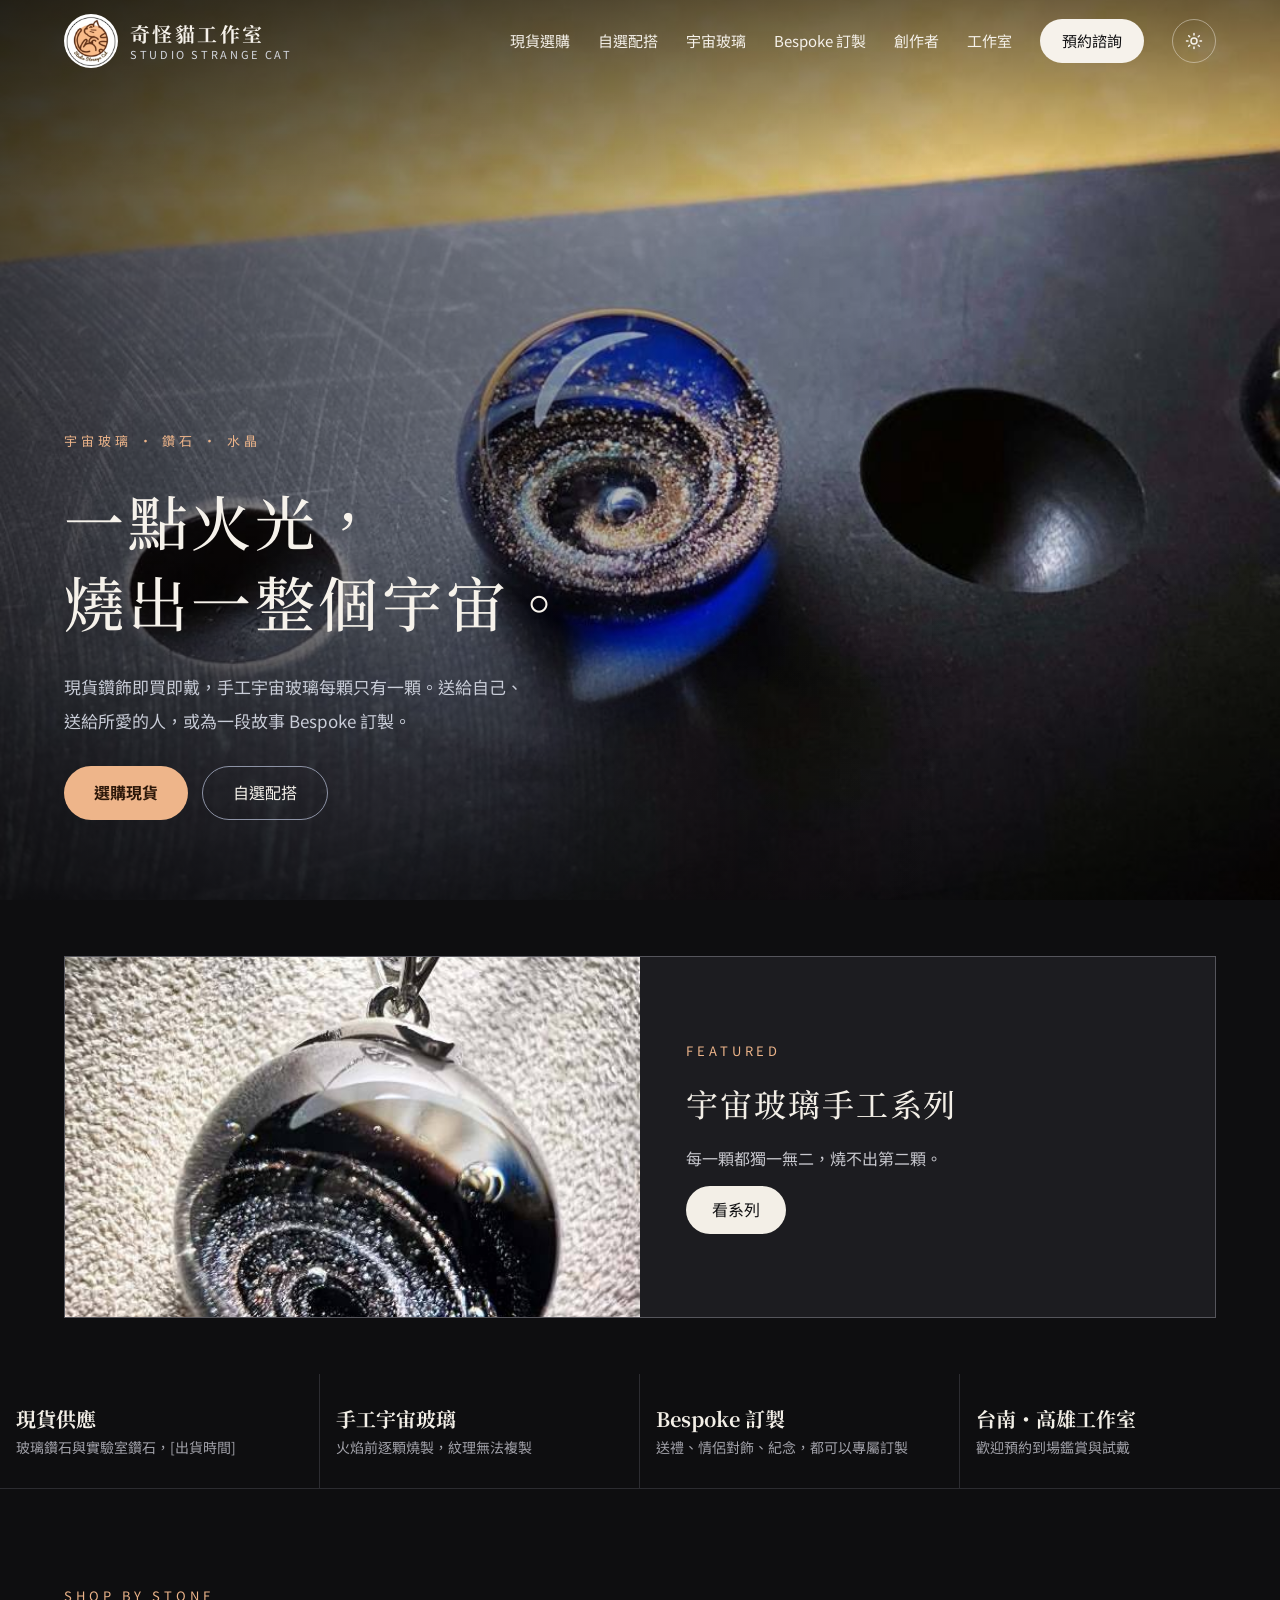
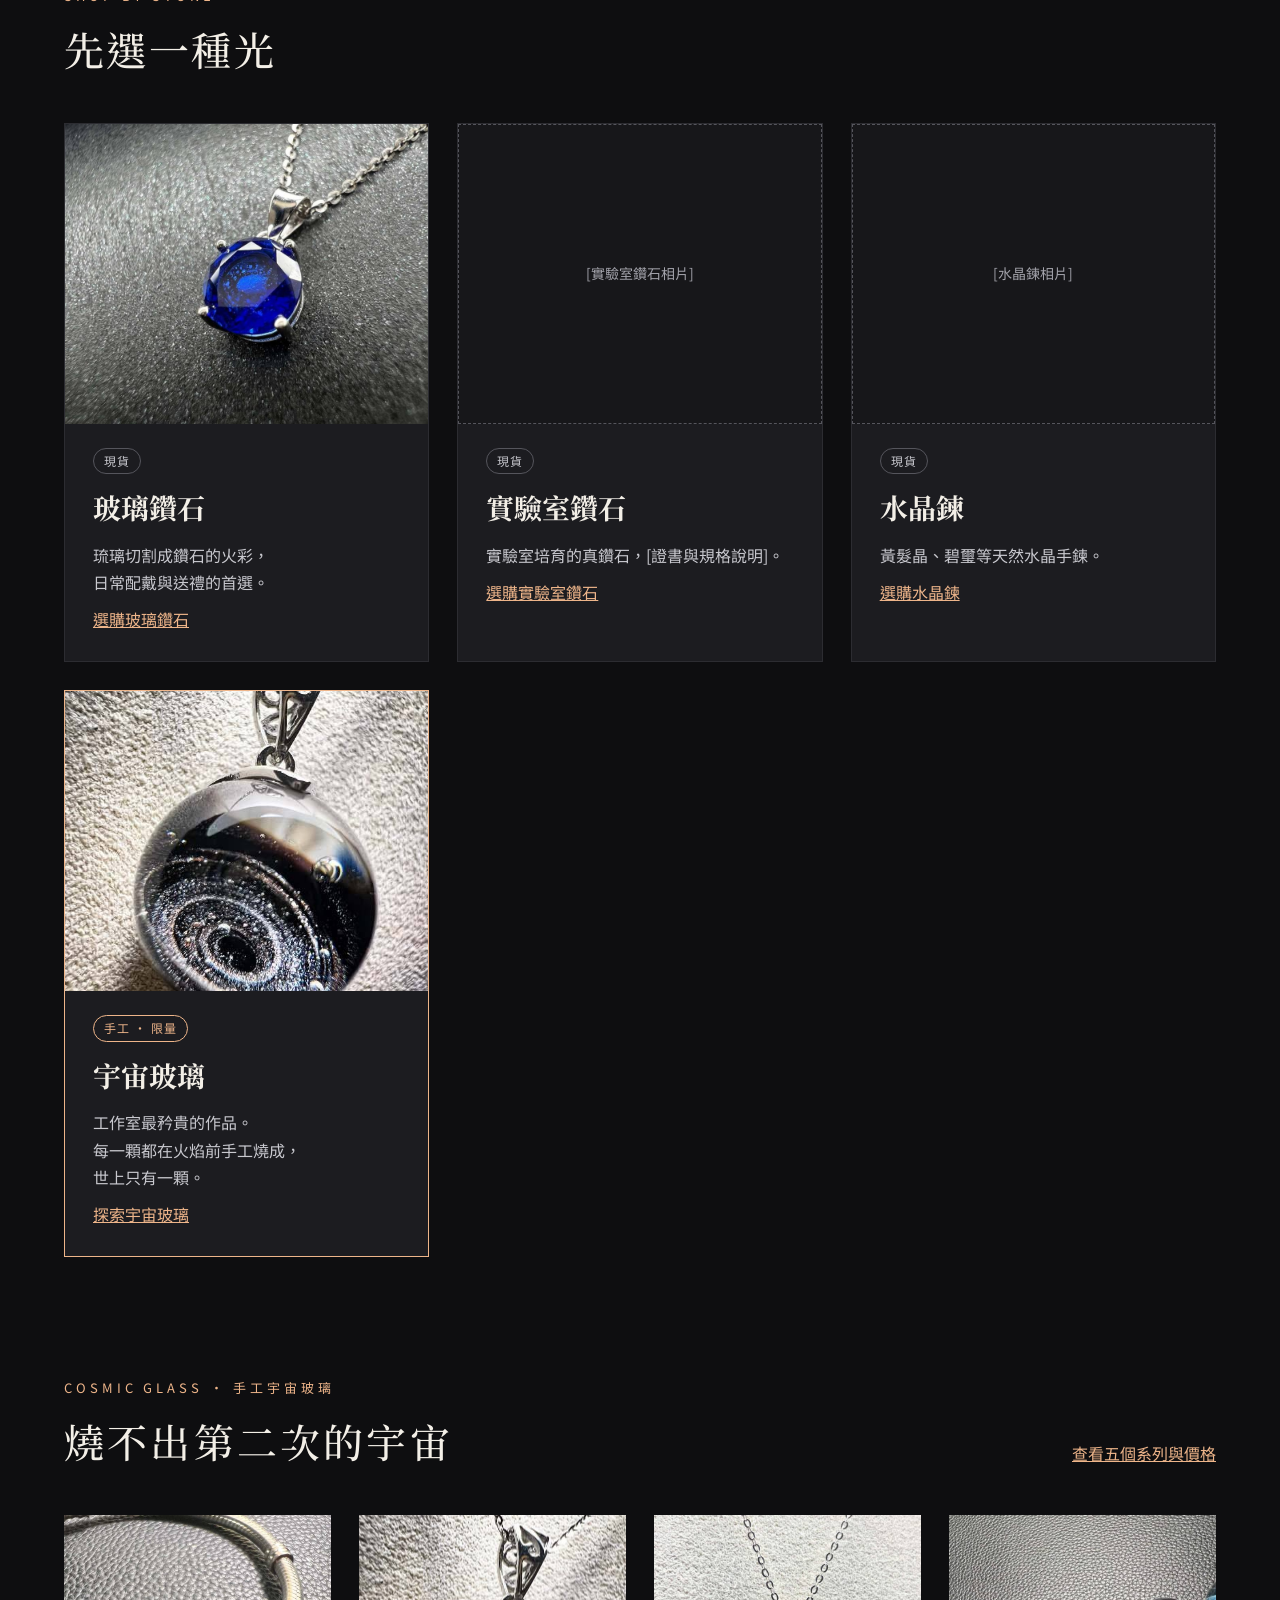
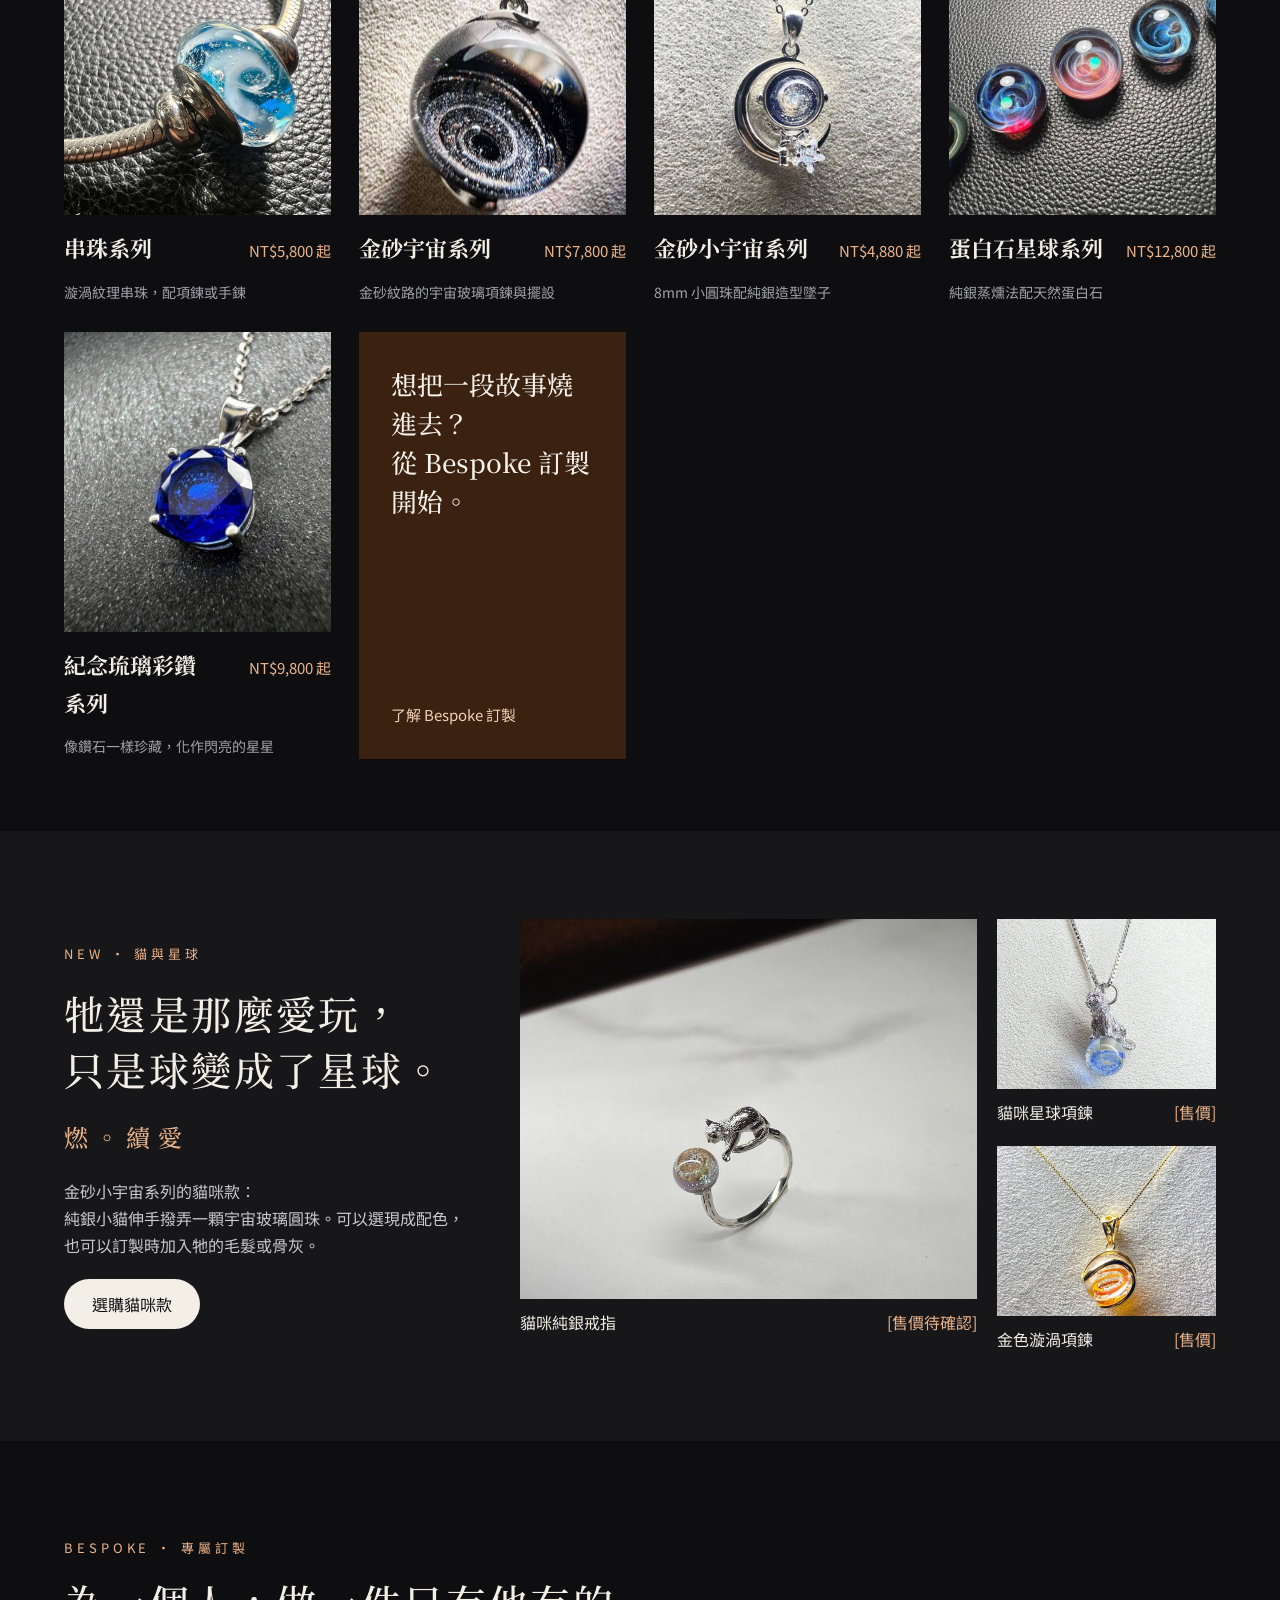
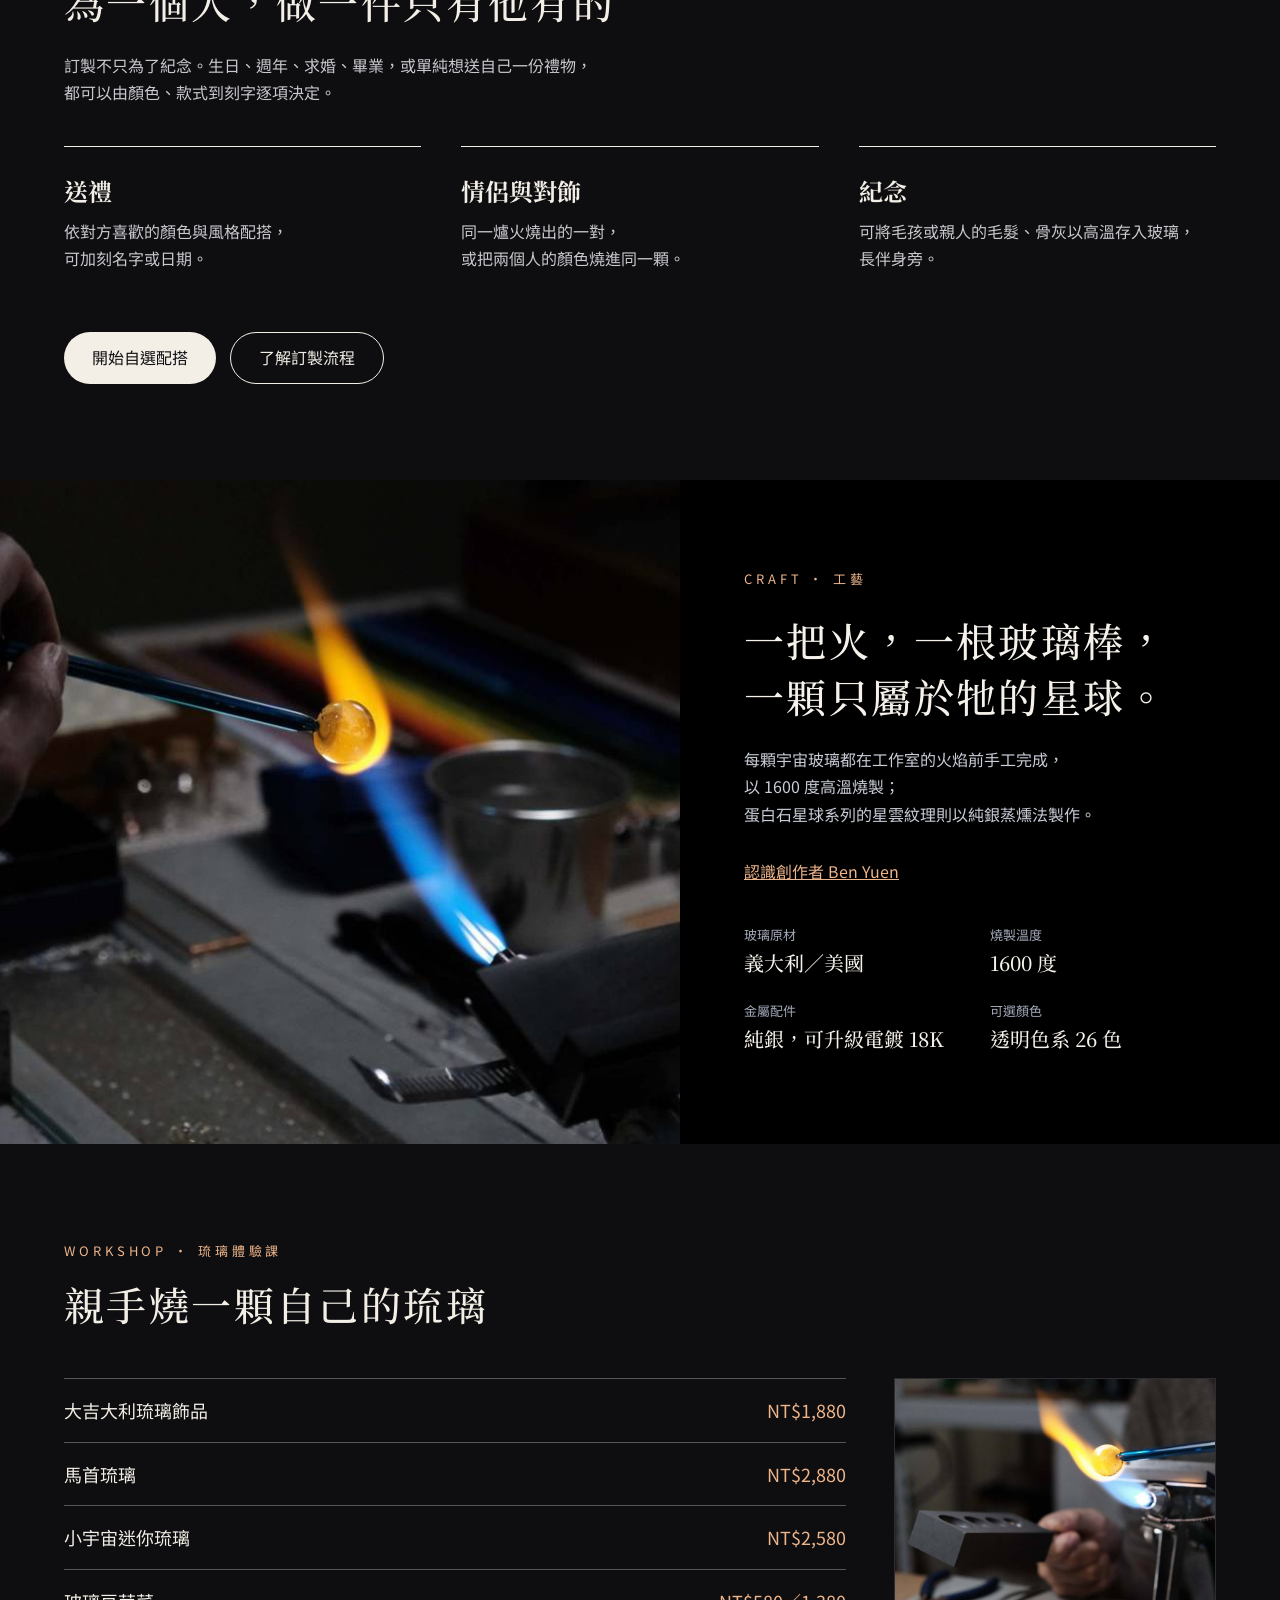
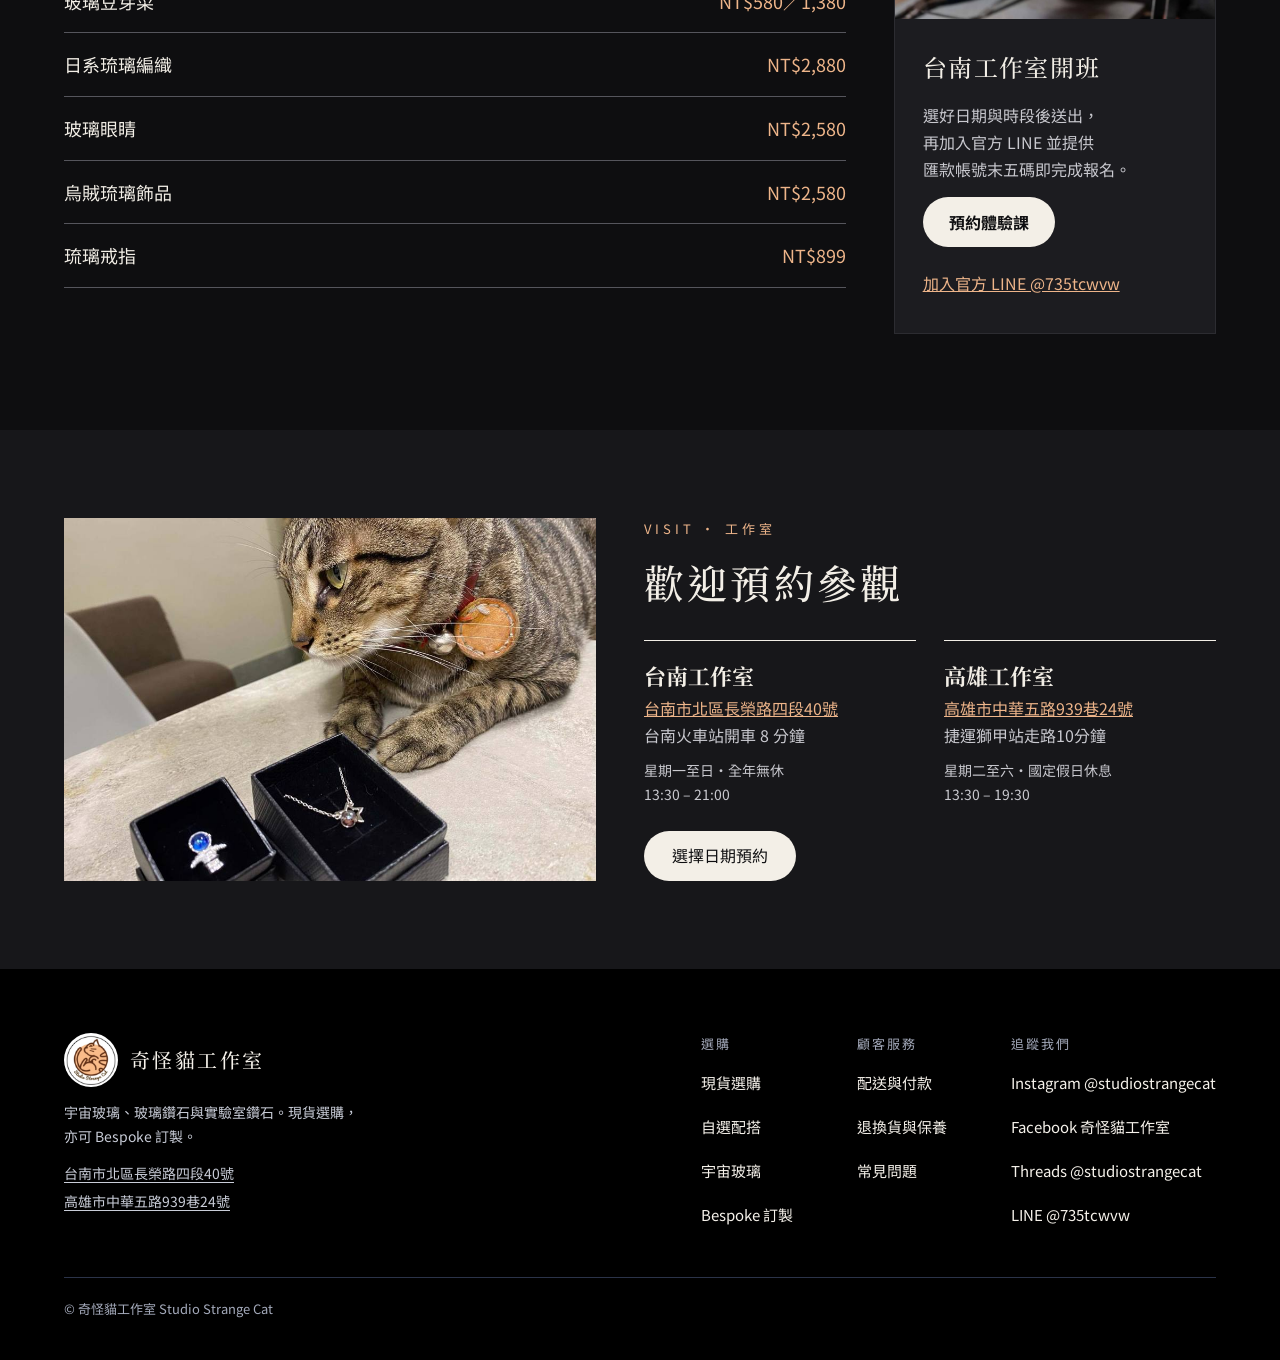
<file: index.html>
<!doctype html>
<html lang="zh-Hant" data-theme="dark">
<head>
<meta charset="utf-8">
<meta name="viewport" content="width=device-width, initial-scale=1">
<title>奇怪貓工作室｜宇宙玻璃・玻璃鑽石飾品與紀念琉璃訂製｜台南・高雄</title>
<meta name="description" content="奇怪貓工作室 Studio Strange Cat：手工燒製的宇宙玻璃、玻璃鑽石與實驗室鑽石飾品，也可將毛髮或骨灰存入琉璃訂製紀念飾品。台南、高雄工作室，歡迎預約體驗課與到訪。">
<link rel="canonical" href="https://fiveathree.github.io/strangecatstudio/">
<meta property="og:type" content="website">
<meta property="og:site_name" content="奇怪貓工作室 Studio Strange Cat">
<meta property="og:locale" content="zh_TW">
<meta property="og:title" content="奇怪貓工作室｜宇宙玻璃・玻璃鑽石飾品與紀念琉璃訂製｜台南・高雄">
<meta property="og:description" content="奇怪貓工作室 Studio Strange Cat：手工燒製的宇宙玻璃、玻璃鑽石與實驗室鑽石飾品，也可將毛髮或骨灰存入琉璃訂製紀念飾品。台南、高雄工作室，歡迎預約體驗課與到訪。">
<meta property="og:url" content="https://fiveathree.github.io/strangecatstudio/">
<meta property="og:image" content="https://fiveathree.github.io/strangecatstudio/assets/galaxypendant.jpg">
<meta name="twitter:card" content="summary_large_image">
<link rel="icon" href="favicon.ico" sizes="48x48">
<link rel="icon" type="image/png" sizes="32x32" href="assets/favicon-32.png">
<link rel="icon" type="image/png" sizes="192x192" href="assets/icon-192.png">
<link rel="apple-touch-icon" href="assets/apple-touch-icon.png">
<link rel="manifest" href="site.webmanifest">
<meta name="theme-color" content="#0E0E10">
<script>try{if(localStorage.getItem('ssc-theme')==='light')document.documentElement.removeAttribute('data-theme')}catch(e){}</script>
<link rel="preload" href="assets/fonts/sans-regular.woff" as="font" type="font/woff" crossorigin>
<link rel="stylesheet" href="css/site.css">
<script type="application/ld+json">{"@context": "https://schema.org", "@graph": [{"@type": "Organization", "@id": "https://fiveathree.github.io/strangecatstudio/#org", "name": "奇怪貓工作室", "alternateName": "Studio Strange Cat", "url": "https://fiveathree.github.io/strangecatstudio/", "logo": "https://fiveathree.github.io/strangecatstudio/assets/logo.png", "description": "奇怪貓工作室 Studio Strange Cat：手工燒製的宇宙玻璃、玻璃鑽石與實驗室鑽石飾品，也可將毛髮或骨灰存入琉璃訂製紀念飾品。台南、高雄工作室，歡迎預約體驗課與到訪。", "founder": {"@type": "Person", "name": "Ben Yuen"}, "sameAs": ["https://www.instagram.com/studiostrangecat/", "https://www.facebook.com/studiostrangecat", "https://www.threads.com/@studiostrangecat", "https://lin.ee/9DuIwy4"]}, {"@type": "WebSite", "name": "奇怪貓工作室", "url": "https://fiveathree.github.io/strangecatstudio/", "inLanguage": "zh-Hant-TW"}, {"@type": "JewelryStore", "name": "奇怪貓工作室 台南工作室", "image": "https://fiveathree.github.io/strangecatstudio/assets/studiocat.jpg", "url": "https://fiveathree.github.io/strangecatstudio/visit.html", "priceRange": "$$", "address": {"@type": "PostalAddress", "streetAddress": "長榮路四段40號", "addressLocality": "北區", "addressRegion": "台南市", "addressCountry": "TW"}, "openingHoursSpecification": [{"@type": "OpeningHoursSpecification", "dayOfWeek": ["Monday", "Tuesday", "Wednesday", "Thursday", "Friday", "Saturday", "Sunday"], "opens": "13:30", "closes": "21:00"}], "parentOrganization": {"@id": "https://fiveathree.github.io/strangecatstudio/#org"}}, {"@type": "JewelryStore", "name": "奇怪貓工作室 高雄工作室", "image": "https://fiveathree.github.io/strangecatstudio/assets/studiocat.jpg", "url": "https://fiveathree.github.io/strangecatstudio/visit.html", "priceRange": "$$", "address": {"@type": "PostalAddress", "streetAddress": "中華五路939巷24號", "addressLocality": "高雄市", "addressRegion": "高雄市", "addressCountry": "TW"}, "openingHoursSpecification": [{"@type": "OpeningHoursSpecification", "dayOfWeek": ["Tuesday", "Wednesday", "Thursday", "Friday", "Saturday"], "opens": "13:30", "closes": "19:30"}], "parentOrganization": {"@id": "https://fiveathree.github.io/strangecatstudio/#org"}}]}</script>
</head>
<body class="home">
<div style="background: var(--bg); color: var(--ink); font-family: 'SSC Sans', 'Noto Sans TC', sans-serif; font-size: 16px; line-height: 1.7">

<header class="site-header" style="display: flex; flex-wrap: wrap; align-items: center; justify-content: space-between; gap: 12px 32px; padding: 14px 5%; border-bottom: 1px solid var(--line)">
<a href="index.html" style="display: flex; align-items: center; gap: 12px; text-decoration: none; color: var(--ink)">
<img src="assets/logo.png" alt="" style="width: 54px; height: 54px; border-radius: 50%; object-fit: cover">
<span style="display: flex; flex-direction: column; line-height: 1.3">
<span style="font-family: 'SSC Serif', 'Noto Serif TC', serif; font-size: 20px; font-weight: 700; letter-spacing: 0.12em">奇怪貓工作室</span>
<span style="font-size: 11px; letter-spacing: 0.24em; color: var(--muted)">STUDIO STRANGE CAT</span>
</span>
</a>
<nav aria-label="主選單" style="display: flex; flex-wrap: wrap; align-items: center; gap: 4px 28px; font-size: 15px">
<a href="shop.html" style="display: inline-flex; align-items: center; min-height: 44px; text-decoration: none; color: var(--ink)">現貨選購</a>
<a href="build.html" style="display: inline-flex; align-items: center; min-height: 44px; text-decoration: none; color: var(--ink)">自選配搭</a>
<a href="series.html" style="display: inline-flex; align-items: center; min-height: 44px; text-decoration: none; color: var(--ink)">宇宙玻璃</a>
<a href="process.html" style="display: inline-flex; align-items: center; min-height: 44px; text-decoration: none; color: var(--ink)">Bespoke 訂製</a>
<a href="about.html" style="display: inline-flex; align-items: center; min-height: 44px; text-decoration: none; color: var(--ink)">創作者</a>
<a href="visit.html" style="display: inline-flex; align-items: center; min-height: 44px; text-decoration: none; color: var(--ink)">工作室</a>
<a href="visit.html" style="display: inline-flex; align-items: center; min-height: 44px; padding: 0 22px; background: var(--ink); color: var(--on-ink); text-decoration: none; border-radius: 999px; font-weight: 500">預約諮詢</a>
<button type="button" class="theme-toggle" aria-pressed="false" aria-label="切換至黑色版本" title="切換至黑色版本"><svg class="icon-moon" aria-hidden="true" width="18" height="18" viewBox="0 0 24 24" fill="none" stroke="currentColor" stroke-width="2" stroke-linecap="round" stroke-linejoin="round"><path d="M21 12.8A9 9 0 1 1 11.2 3a7 7 0 0 0 9.8 9.8z"></path></svg><svg class="icon-sun" aria-hidden="true" width="18" height="18" viewBox="0 0 24 24" fill="none" stroke="currentColor" stroke-width="2" stroke-linecap="round" stroke-linejoin="round"><circle cx="12" cy="12" r="4"></circle><path d="M12 2v2M12 20v2M4.9 4.9l1.4 1.4M17.7 17.7l1.4 1.4M2 12h2M20 12h2M4.9 19.1l1.4-1.4M17.7 6.3l1.4-1.4"></path></svg></button>
</nav>
</header>

<section class="hero">
<video class="hero-video" autoplay muted loop playsinline preload="metadata" aria-hidden="true"><source src="assets/hero-mobile.mp4" type="video/mp4" media="(max-width: 640px)"><source src="assets/hero.mp4" type="video/mp4"></video>
<div class="hero-scrim"></div>
<div class="hero-copy">
<div style="font-size: 13px; letter-spacing: 0.3em; color: #EEB58A">宇宙玻璃 ・ 鑽石 ・ 水晶</div>
<h1 style="margin: 0; font-family: 'SSC Serif', 'Noto Serif TC', serif; font-weight: 500; font-size: 60px; line-height: 1.35; letter-spacing: 0.06em">一點火光，<br>燒出一整個宇宙。</h1>
<p style="margin: 0; max-width: 480px; font-size: 17px; line-height: 2; color: #C9CDD8">現貨鑽飾即買即戴，手工宇宙玻璃每顆只有一顆。送給自己、送給所愛的人，或為一段故事 Bespoke 訂製。</p>
<div style="display: flex; flex-wrap: wrap; gap: 14px">
<a href="shop.html" style="display: inline-flex; align-items: center; min-height: 52px; padding: 0 30px; background: #EEB58A; color: #2A1608; text-decoration: none; border-radius: 999px; font-weight: 700">選購現貨</a>
<a href="build.html" style="display: inline-flex; align-items: center; min-height: 52px; padding: 0 30px; border: 1px solid #8D93A6; color: #F6F2EB; text-decoration: none; border-radius: 999px">自選配搭</a>
</div>
</div>
</section>

<!-- Promotion: one at a time. Change the photo, words and link here, then rebuild the fonts. -->
<section aria-label="主推" class="wrap" style="padding-top: 56px; padding-bottom: 56px">
<a href="series.html" style="display: grid; grid-template-columns: repeat(auto-fit, minmax(260px, 1fr)); background: var(--card); border: 1px solid var(--line2); color: var(--ink); text-decoration: none; overflow: hidden">
<img loading="lazy" src="assets/galaxypendant.jpg" alt="宇宙玻璃墜飾" style="display: block; width: 100%; height: 100%; min-height: 240px; max-height: 360px; object-fit: cover">
<div style="padding: 36px 8%; display: flex; flex-direction: column; justify-content: center; gap: 14px">
<div class="eyebrow">FEATURED</div>
<h2 class="h-serif" style="font-size: 32px; margin: 0">宇宙玻璃手工系列</h2>
<p style="margin: 0; color: var(--soft)">每一顆都獨一無二，燒不出第二顆。</p>
<span style="align-self: flex-start; display: inline-flex; align-items: center; min-height: 48px; padding: 0 26px; background: var(--ink); color: var(--on-ink); border-radius: 999px; font-weight: 500">看系列</span>
</div>
</a>
</section>

<section aria-label="品牌特色" style="display: grid; grid-template-columns: repeat(auto-fit, minmax(220px, 1fr)); border-bottom: 1px solid var(--line)">
<div style="padding: 28px 5%; border-right: 1px solid var(--line)">
<div style="font-family: 'SSC Serif', 'Noto Serif TC', serif; font-size: 20px; font-weight: 700">現貨供應</div>
<div style="font-size: 14px; color: var(--muted)">玻璃鑽石與實驗室鑽石，[出貨時間]</div>
</div>
<div style="padding: 28px 5%; border-right: 1px solid var(--line)">
<div style="font-family: 'SSC Serif', 'Noto Serif TC', serif; font-size: 20px; font-weight: 700">手工宇宙玻璃</div>
<div style="font-size: 14px; color: var(--muted)">火焰前逐顆燒製，紋理無法複製</div>
</div>
<div style="padding: 28px 5%; border-right: 1px solid var(--line)">
<div style="font-family: 'SSC Serif', 'Noto Serif TC', serif; font-size: 20px; font-weight: 700">Bespoke 訂製</div>
<div style="font-size: 14px; color: var(--muted)">送禮、情侶對飾、紀念，都可以專屬訂製</div>
</div>
<div style="padding: 28px 5%">
<div style="font-family: 'SSC Serif', 'Noto Serif TC', serif; font-size: 20px; font-weight: 700">台南・高雄工作室</div>
<div style="font-size: 14px; color: var(--muted)">歡迎預約到場鑑賞與試戴</div>
</div>
</section>

<section class="wrap" style="padding-top: 96px; padding-bottom: 24px">
<div class="eyebrow">SHOP BY STONE</div>
<h2 class="h-serif" style="font-size: 40px; margin: 8px 0 40px">先選一種光</h2>
<div class="stone-grid">
<a class="stone-card" href="shop.html?stone=glass">
<img src="assets/diamond.jpg" alt="寶藍色玻璃鑽石項鍊">
<span class="stone-body"><span class="badge">現貨</span><span class="stone-name">玻璃鑽石</span><span class="stone-note">琉璃切割成鑽石的火彩，日常配戴與送禮的首選。</span><span class="stone-link">選購玻璃鑽石</span></span>
</a>
<a class="stone-card" href="shop.html?stone=lab">
<span class="ph" style="height: 300px">[實驗室鑽石相片]</span>
<span class="stone-body"><span class="badge">現貨</span><span class="stone-name">實驗室鑽石</span><span class="stone-note">實驗室培育的真鑽石，[證書與規格說明]。</span><span class="stone-link">選購實驗室鑽石</span></span>
</a>
<a class="stone-card" href="shop.html?stone=crystal">
<span class="ph" style="height: 300px">[水晶鍊相片]</span>
<span class="stone-body"><span class="badge">現貨</span><span class="stone-name">水晶鍊</span><span class="stone-note">黃髮晶、碧璽等天然水晶手鍊。</span><span class="stone-link">選購水晶鍊</span></span>
</a>
<a class="stone-card stone-card-premium" href="series.html">
<img src="assets/galaxypendant.jpg" alt="金砂宇宙玻璃項鍊">
<span class="stone-body"><span class="badge badge-premium">手工 ・ 限量</span><span class="stone-name">宇宙玻璃</span><span class="stone-note">工作室最矜貴的作品。每一顆都在火焰前手工燒成，世上只有一顆。</span><span class="stone-link">探索宇宙玻璃</span></span>
</a>
</div>
</section>

<section style="padding: 96px 5% 72px; max-width: 1280px; margin: 0 auto; box-sizing: content-box">
<div style="display: flex; flex-wrap: wrap; align-items: flex-end; justify-content: space-between; gap: 16px; margin-bottom: 40px">
<div>
<div style="font-size: 13px; letter-spacing: 0.3em; color: var(--accent)">COSMIC GLASS ・ 手工宇宙玻璃</div>
<h2 style="margin: 8px 0 0; font-family: 'SSC Serif', 'Noto Serif TC', serif; font-weight: 500; font-size: 40px; letter-spacing: 0.08em">燒不出第二次的宇宙</h2>
</div>
<a href="series.html" style="display: inline-flex; align-items: center; min-height: 44px; font-weight: 500">查看五個系列與價格</a>
</div>
<div style="display: grid; grid-template-columns: repeat(auto-fit, minmax(260px, 1fr)); gap: 28px">
<a href="series.html" style="text-decoration: none; color: var(--ink); display: flex; flex-direction: column; gap: 14px">
<img loading="lazy" src="assets/bead.jpg" alt="串珠系列配純銀手鍊" style="width: 100%; height: 300px; object-fit: cover">
<div style="display: flex; justify-content: space-between; align-items: baseline; gap: 12px"><span style="font-family: 'SSC Serif', 'Noto Serif TC', serif; font-size: 22px; font-weight: 700">串珠系列</span><span style="font-size: 15px; color: var(--accent); white-space: nowrap">NT$5,800 起</span></div>
<div style="font-size: 14px; color: var(--muted)">漩渦紋理串珠，配項鍊或手鍊</div>
</a>
<a href="series.html" style="text-decoration: none; color: var(--ink); display: flex; flex-direction: column; gap: 14px">
<img loading="lazy" src="assets/galaxypendant.jpg" alt="金砂宇宙項鍊" style="width: 100%; height: 300px; object-fit: cover">
<div style="display: flex; justify-content: space-between; align-items: baseline; gap: 12px"><span style="font-family: 'SSC Serif', 'Noto Serif TC', serif; font-size: 22px; font-weight: 700">金砂宇宙系列</span><span style="font-size: 15px; color: var(--accent); white-space: nowrap">NT$7,800 起</span></div>
<div style="font-size: 14px; color: var(--muted)">金砂紋路的宇宙玻璃項鍊與擺設</div>
</a>
<a href="series.html" style="text-decoration: none; color: var(--ink); display: flex; flex-direction: column; gap: 14px">
<img loading="lazy" src="assets/moon.jpg" alt="金砂小宇宙月亮太空人項鍊" style="width: 100%; height: 300px; object-fit: cover">
<div style="display: flex; justify-content: space-between; align-items: baseline; gap: 12px"><span style="font-family: 'SSC Serif', 'Noto Serif TC', serif; font-size: 22px; font-weight: 700">金砂小宇宙系列</span><span style="font-size: 15px; color: var(--accent); white-space: nowrap">NT$4,880 起</span></div>
<div style="font-size: 14px; color: var(--muted)">8mm 小圓珠配純銀造型墜子</div>
</a>
<a href="series.html" style="text-decoration: none; color: var(--ink); display: flex; flex-direction: column; gap: 14px">
<img loading="lazy" src="assets/opalrow.jpg" alt="三顆蛋白石星球" style="width: 100%; height: 300px; object-fit: cover">
<div style="display: flex; justify-content: space-between; align-items: baseline; gap: 12px"><span style="font-family: 'SSC Serif', 'Noto Serif TC', serif; font-size: 22px; font-weight: 700">蛋白石星球系列</span><span style="font-size: 15px; color: var(--accent); white-space: nowrap">NT$12,800 起</span></div>
<div style="font-size: 14px; color: var(--muted)">純銀蒸燻法配天然蛋白石</div>
</a>
<a href="series.html" style="text-decoration: none; color: var(--ink); display: flex; flex-direction: column; gap: 14px">
<img loading="lazy" src="assets/diamond.jpg" alt="藍色紀念琉璃彩鑽項鍊" style="width: 100%; height: 300px; object-fit: cover">
<div style="display: flex; justify-content: space-between; align-items: baseline; gap: 12px"><span style="font-family: 'SSC Serif', 'Noto Serif TC', serif; font-size: 22px; font-weight: 700">紀念琉璃彩鑽系列</span><span style="font-size: 15px; color: var(--accent); white-space: nowrap">NT$9,800 起</span></div>
<div style="font-size: 14px; color: var(--muted)">像鑽石一樣珍藏，化作閃亮的星星</div>
</a>
<a href="process.html" style="text-decoration: none; background: var(--accent-bg); color: #F6F2EB; display: flex; flex-direction: column; justify-content: space-between; gap: 24px; padding: 32px; min-height: 300px; box-sizing: border-box">
<span style="font-family: 'SSC Serif', 'Noto Serif TC', serif; font-size: 26px; line-height: 1.5">想把一段故事燒進去？<br>從 Bespoke 訂製開始。</span>
<span style="font-size: 15px; color: #F3D3B8">了解 Bespoke 訂製</span>
</a>
</div>
</section>

<section style="background: var(--bg-alt); padding: 88px 5%">
<div style="max-width: 1280px; margin: 0 auto; display: flex; flex-wrap: wrap; gap: 48px; align-items: center">
<div style="flex: 1 1 340px; display: flex; flex-direction: column; gap: 20px">
<div style="font-size: 13px; letter-spacing: 0.3em; color: var(--accent)">NEW ・ 貓與星球</div>
<h2 style="margin: 0; font-family: 'SSC Serif', 'Noto Serif TC', serif; font-weight: 500; font-size: 40px; line-height: 1.4; letter-spacing: 0.06em">牠還是那麼愛玩，<br>只是球變成了星球。</h2>
<div style="font-family: 'SSC Serif', 'Noto Serif TC', serif; font-size: 24px; letter-spacing: 0.3em; color: var(--accent)">燃。續愛</div>
<p style="margin: 0; color: var(--soft); max-width: 420px">金砂小宇宙系列的貓咪款：純銀小貓伸手撥弄一顆宇宙玻璃圓珠。可以選現成配色，也可以訂製時加入牠的毛髮或骨灰。</p>
<a href="product.html" style="align-self: flex-start; display: inline-flex; align-items: center; min-height: 50px; padding: 0 28px; background: var(--ink); color: var(--on-ink); text-decoration: none; border-radius: 999px; font-weight: 500">選購貓咪款</a>
</div>
<div style="flex: 2 1 560px; display: grid; grid-template-columns: repeat(auto-fit, minmax(200px, 1fr)); gap: 20px">
<a href="product.html" style="text-decoration: none; color: var(--ink); display: flex; flex-direction: column; gap: 10px; grid-column: span 2">
<img loading="lazy" src="assets/catring.jpg" alt="純銀貓咪戒指，貓咪撥弄琉璃圓珠" style="width: 100%; height: 380px; object-fit: cover">
<span style="display: flex; justify-content: space-between; gap: 12px"><span style="font-weight: 500">貓咪純銀戒指</span><span style="color: var(--accent)">[售價待確認]</span></span>
</a>
<div style="display: flex; flex-direction: column; gap: 20px">
<a href="product.html" style="text-decoration: none; color: var(--ink); display: flex; flex-direction: column; gap: 10px">
<img loading="lazy" src="assets/catpendant.jpg" alt="純銀貓咪坐在琉璃圓珠上的項鍊" style="width: 100%; height: 170px; object-fit: cover">
<span style="display: flex; justify-content: space-between; gap: 12px"><span style="font-weight: 500">貓咪星球項鍊</span><span style="color: var(--accent)">[售價]</span></span>
</a>
<a href="product.html" style="text-decoration: none; color: var(--ink); display: flex; flex-direction: column; gap: 10px">
<img loading="lazy" src="assets/goldpendant.jpg" alt="金色扣環的橘色漩渦琉璃項鍊" style="width: 100%; height: 170px; object-fit: cover">
<span style="display: flex; justify-content: space-between; gap: 12px"><span style="font-weight: 500">金色漩渦項鍊</span><span style="color: var(--accent)">[售價]</span></span>
</a>
</div>
</div>
</div>
</section>

<section class="wrap" style="padding-top: 96px; padding-bottom: 96px">
<div class="eyebrow">BESPOKE ・ 專屬訂製</div>
<h2 class="h-serif" style="font-size: 40px; margin: 8px 0 16px">為一個人，做一件只有他有的</h2>
<p style="margin: 0 0 40px; max-width: 640px; color: var(--soft)">訂製不只為了紀念。生日、週年、求婚、畢業，或單純想送自己一份禮物，都可以由顏色、款式到刻字逐項決定。</p>
<div class="occasion-grid">
<div class="occasion"><div class="occasion-title">送禮</div><div class="occasion-note">依對方喜歡的顏色與風格配搭，可加刻名字或日期。</div></div>
<div class="occasion"><div class="occasion-title">情侶與對飾</div><div class="occasion-note">同一爐火燒出的一對，或把兩個人的顏色燒進同一顆。</div></div>
<div class="occasion"><div class="occasion-title">紀念</div><div class="occasion-note">可將毛孩或親人的毛髮、骨灰以高溫存入玻璃，長伴身旁。</div></div>
</div>
<div style="display: flex; flex-wrap: wrap; gap: 14px; margin-top: 36px">
<a href="build.html" style="display: inline-flex; align-items: center; min-height: 50px; padding: 0 28px; background: var(--ink); color: var(--on-ink); text-decoration: none; border-radius: 999px; font-weight: 500">開始自選配搭</a>
<a href="process.html" style="display: inline-flex; align-items: center; min-height: 50px; padding: 0 28px; border: 1px solid var(--ink); color: var(--ink); text-decoration: none; border-radius: 999px">了解訂製流程</a>
</div>
</section>

<section id="craft" style="background: var(--night); color: #F6F2EB; display: flex; flex-wrap: wrap">
<div style="flex: 1 1 520px; min-height: 420px; position: relative">
<img loading="lazy" src="assets/flame.jpg" alt="火焰中燒製琉璃圓珠" style="position: absolute; inset: 0; width: 100%; height: 100%; object-fit: cover">
</div>
<div style="flex: 1 1 440px; box-sizing: border-box; padding: 88px 5%; display: flex; flex-direction: column; gap: 22px; justify-content: center">
<div style="font-size: 13px; letter-spacing: 0.3em; color: #EEB58A">CRAFT ・ 工藝</div>
<h2 style="margin: 0; font-family: 'SSC Serif', 'Noto Serif TC', serif; font-weight: 500; font-size: 40px; line-height: 1.4; letter-spacing: 0.06em">一把火，一根玻璃棒，<br>一顆只屬於牠的星球。</h2>
<p style="margin: 0; color: #C9CDD8; max-width: 460px">每顆宇宙玻璃都在工作室的火焰前手工完成，以 1600 度高溫燒製；蛋白石星球系列的星雲紋理則以純銀蒸燻法製作。</p>
<a href="about.html" style="align-self: flex-start; display: inline-flex; align-items: center; min-height: 44px; color: #EEB58A; font-weight: 500">認識創作者 Ben Yuen</a>
<dl style="margin: 8px 0 0; display: grid; grid-template-columns: repeat(2, minmax(0, 1fr)); gap: 20px 32px; max-width: 460px">
<div><dt style="font-size: 13px; color: #A4AABB">玻璃原材</dt><dd style="margin: 0; font-family: 'SSC Serif', 'Noto Serif TC', serif; font-size: 20px">義大利／美國</dd></div>
<div><dt style="font-size: 13px; color: #A4AABB">燒製溫度</dt><dd style="margin: 0; font-family: 'SSC Serif', 'Noto Serif TC', serif; font-size: 20px">1600 度</dd></div>
<div><dt style="font-size: 13px; color: #A4AABB">金屬配件</dt><dd style="margin: 0; font-family: 'SSC Serif', 'Noto Serif TC', serif; font-size: 20px">純銀，可升級電鍍 18K</dd></div>
<div><dt style="font-size: 13px; color: #A4AABB">可選顏色</dt><dd style="margin: 0; font-family: 'SSC Serif', 'Noto Serif TC', serif; font-size: 20px">透明色系 26 色</dd></div>
</dl>
</div>
</section>

<section id="class" class="wrap" style="padding-top: 96px; padding-bottom: 96px">
<div class="eyebrow">WORKSHOP ・ 琉璃體驗課</div>
<h2 class="h-serif" style="font-size: 40px; margin: 8px 0 40px">親手燒一顆<span class="nw">自己的琉璃</span></h2>
<div class="class-layout">
<ul class="class-list">
<li><span>大吉大利琉璃飾品</span><span class="nw">NT$1,880</span></li>
<li><span>馬首琉璃</span><span class="nw">NT$2,880</span></li>
<li><span>小宇宙迷你琉璃</span><span class="nw">NT$2,580</span></li>
<li><span>玻璃豆芽菜</span><span class="nw">NT$580／1,380</span></li>
<li><span>日系琉璃編織</span><span class="nw">NT$2,880</span></li>
<li><span>玻璃眼睛</span><span class="nw">NT$2,580</span></li>
<li><span>烏賊琉璃飾品</span><span class="nw">NT$2,580</span></li>
<li><span>琉璃戒指</span><span class="nw">NT$899</span></li>
</ul>
<div class="class-side">
<img loading="lazy" src="assets/craft.jpg" alt="工作室內燒製琉璃圓珠" style="width: 100%; height: 240px; object-fit: cover; display: block">
<div style="padding: 28px; display: flex; flex-direction: column; gap: 14px">
<div class="h-serif" style="font-size: 24px">台南工作室開班</div>
<div style="color: var(--soft)">選好日期與時段後送出，再加入官方 LINE 並提供<span class="nw">匯款帳號末五碼</span>即完成報名。</div>
<a href="visit.html#booking" style="align-self: flex-start; display: inline-flex; align-items: center; min-height: 50px; padding: 0 26px; background: var(--ink); color: var(--on-ink); text-decoration: none; border-radius: 999px; font-weight: 700">預約體驗課</a>
<a href="https://lin.ee/9DuIwy4" style="align-self: flex-start; display: inline-flex; align-items: center; min-height: 44px; font-weight: 500">加入官方 LINE @735tcwvw</a>
</div>
</div>
</div>
</section>

<section style="background: var(--bg-alt); padding: 88px 5%">
<div style="max-width: 1280px; margin: 0 auto; display: flex; flex-wrap: wrap; gap: 48px">
<div style="flex: 1 1 380px; position: relative; min-height: 360px">
<img loading="lazy" src="assets/studiocat.jpg" alt="工作室的虎斑貓看著桌上的琉璃飾品" style="position: absolute; inset: 0; width: 100%; height: 100%; object-fit: cover">
</div>
<div style="flex: 1 1 420px; display: flex; flex-direction: column; gap: 24px">
<div>
<div style="font-size: 13px; letter-spacing: 0.3em; color: var(--accent)">VISIT ・ 工作室</div>
<h2 style="margin: 8px 0 0; font-family: 'SSC Serif', 'Noto Serif TC', serif; font-weight: 500; font-size: 40px; letter-spacing: 0.08em">歡迎預約參觀</h2>
</div>
<div style="display: grid; grid-template-columns: repeat(auto-fit, minmax(200px, 1fr)); gap: 28px">
<div style="border-top: 1px solid var(--ink); padding-top: 16px">
<div style="font-family: 'SSC Serif', 'Noto Serif TC', serif; font-size: 22px; font-weight: 700">台南工作室</div>
<div><a href="https://www.google.com/maps/search/?api=1&amp;query=台南市北區長榮路四段40號">台南市北區長榮路四段40號</a></div><div style="color: var(--soft)">台南火車站開車 8 分鐘</div>
<div style="margin-top: 10px; font-size: 14px; color: var(--soft)">星期一至日・全年無休<br>13:30 – 21:00</div>
</div>
<div style="border-top: 1px solid var(--ink); padding-top: 16px">
<div style="font-family: 'SSC Serif', 'Noto Serif TC', serif; font-size: 22px; font-weight: 700">高雄工作室</div>
<div><a href="https://www.google.com/maps/search/?api=1&amp;query=高雄市中華五路939巷24號">高雄市中華五路939巷24號</a></div><div style="color: var(--soft)">捷運獅甲站走路10分鐘</div>
<div style="margin-top: 10px; font-size: 14px; color: var(--soft)">星期二至六・國定假日休息<br>13:30 – 19:30</div>
</div>
</div>
<a href="visit.html" style="align-self: flex-start; display: inline-flex; align-items: center; min-height: 50px; padding: 0 28px; background: var(--ink); color: var(--on-ink); text-decoration: none; border-radius: 999px; font-weight: 500">選擇日期預約</a>
</div>
</div>
</section>

<footer style="background: var(--night); color: #C9CDD8; padding: 64px 5% 40px">
<div style="max-width: 1280px; margin: 0 auto; display: flex; flex-wrap: wrap; gap: 40px 64px; justify-content: space-between">
<div style="flex: 1 1 280px; display: flex; flex-direction: column; gap: 14px">
<div style="display: flex; align-items: center; gap: 12px">
<img loading="lazy" src="assets/logo.png" alt="" style="width: 54px; height: 54px; border-radius: 50%; object-fit: cover">
<span style="font-family: 'SSC Serif', 'Noto Serif TC', serif; font-size: 20px; letter-spacing: 0.12em; color: #F6F2EB">奇怪貓工作室</span>
</div>
<div style="font-size: 14px; max-width: 320px">宇宙玻璃、玻璃鑽石與實驗室鑽石。現貨選購，亦可 Bespoke 訂製。</div>
<div style="font-size: 14px"><span class="footer-addr footer-addr-stack"><a href="https://www.google.com/maps/search/?api=1&amp;query=台南市北區長榮路四段40號">台南市北區長榮路四段40號</a><span class="sep"> ・ </span><a href="https://www.google.com/maps/search/?api=1&amp;query=高雄市中華五路939巷24號">高雄市中華五路939巷24號</a></span></div>
</div>
<div style="display: flex; flex-direction: column; font-size: 15px">
<div style="font-size: 13px; color: #A4AABB; letter-spacing: 0.16em; margin-bottom: 6px">選購</div>
<a href="shop.html" style="display: inline-flex; align-items: center; min-height: 44px; color: #F6F2EB; text-decoration: none">現貨選購</a>
<a href="build.html" style="display: inline-flex; align-items: center; min-height: 44px; color: #F6F2EB; text-decoration: none">自選配搭</a>
<a href="series.html" style="display: inline-flex; align-items: center; min-height: 44px; color: #F6F2EB; text-decoration: none">宇宙玻璃</a>
<a href="process.html" style="display: inline-flex; align-items: center; min-height: 44px; color: #F6F2EB; text-decoration: none">Bespoke 訂製</a>
</div>
<div style="display: flex; flex-direction: column; font-size: 15px">
<div style="font-size: 13px; color: #A4AABB; letter-spacing: 0.16em; margin-bottom: 6px">顧客服務</div>
<a href="#" style="display: inline-flex; align-items: center; min-height: 44px; color: #F6F2EB; text-decoration: none">配送與付款</a>
<a href="#" style="display: inline-flex; align-items: center; min-height: 44px; color: #F6F2EB; text-decoration: none">退換貨與保養</a>
<a href="#" style="display: inline-flex; align-items: center; min-height: 44px; color: #F6F2EB; text-decoration: none">常見問題</a>
</div>
<div style="display: flex; flex-direction: column; font-size: 15px">
<div style="font-size: 13px; color: #A4AABB; letter-spacing: 0.16em; margin-bottom: 6px">追蹤我們</div>
<a href="https://www.instagram.com/studiostrangecat/" style="display: inline-flex; align-items: center; min-height: 44px; color: #F6F2EB; text-decoration: none">Instagram @studiostrangecat</a>
<a href="https://www.facebook.com/studiostrangecat" style="display: inline-flex; align-items: center; min-height: 44px; color: #F6F2EB; text-decoration: none">Facebook 奇怪貓工作室</a>
<a href="https://www.threads.com/@studiostrangecat" style="display: inline-flex; align-items: center; min-height: 44px; color: #F6F2EB; text-decoration: none">Threads @studiostrangecat</a>
<a href="https://lin.ee/9DuIwy4" style="display: inline-flex; align-items: center; min-height: 44px; color: #F6F2EB; text-decoration: none">LINE @735tcwvw</a>
</div>
</div>
<div style="max-width: 1280px; margin: 40px auto 0; padding-top: 20px; border-top: 1px solid #2B3349; font-size: 13px; color: #A4AABB">© 奇怪貓工作室 Studio Strange Cat</div>
</footer>

</div>
<script src="js/config.js"></script>
<script src="js/site.js"></script>
</body>
</html>
</file>
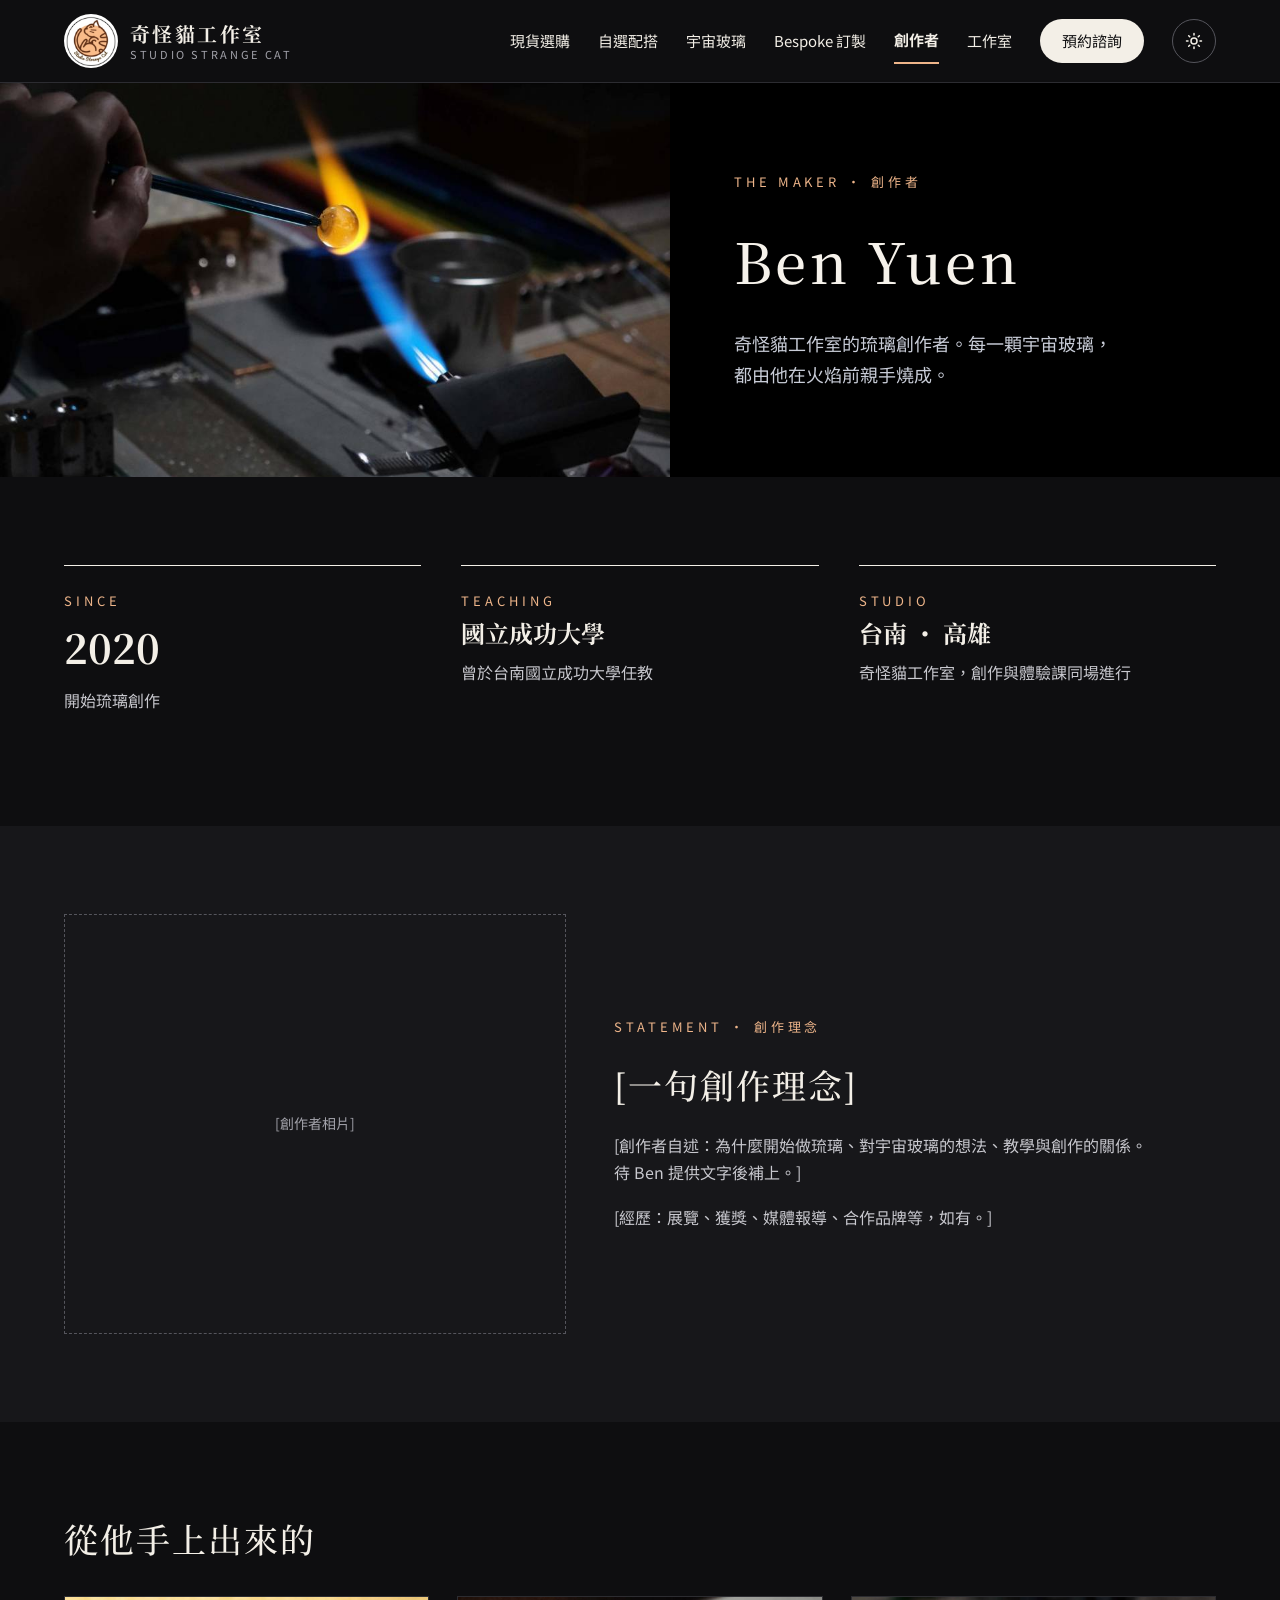
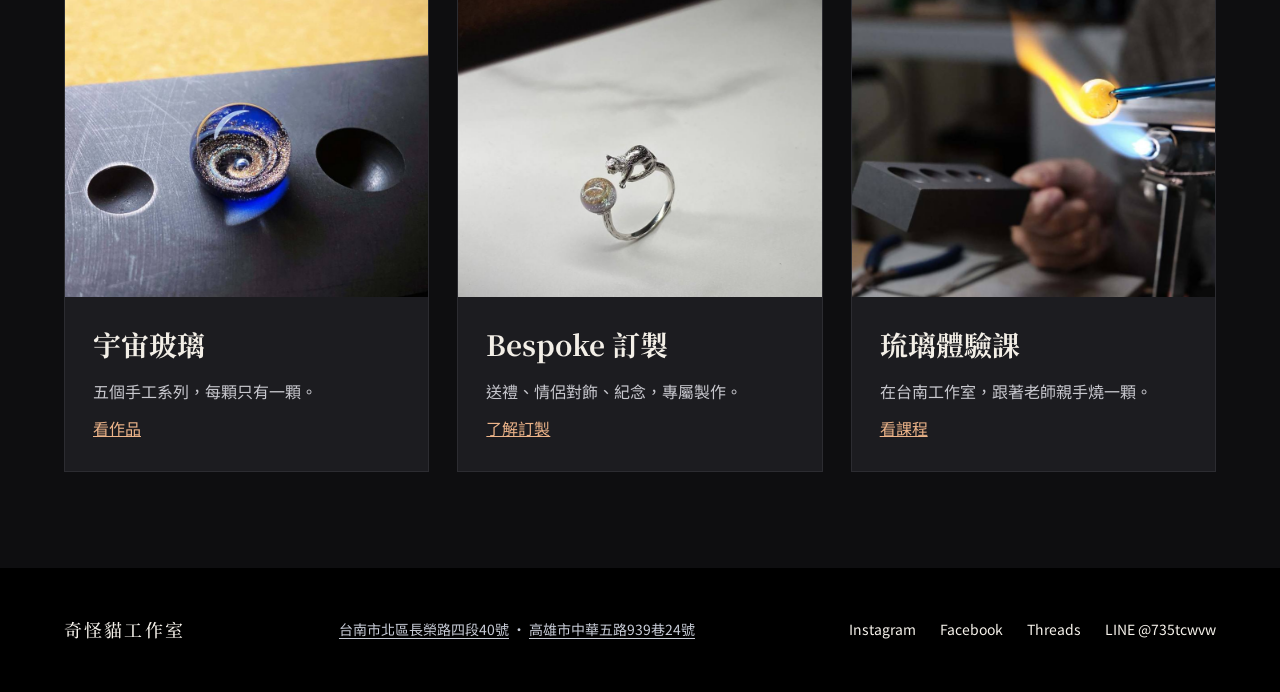
<file: about.html>
<!doctype html>
<html lang="zh-Hant" data-theme="dark">
<head>
<meta charset="utf-8">
<meta name="viewport" content="width=device-width, initial-scale=1">
<title>創作者 Ben Yuen｜奇怪貓工作室</title>
<meta name="description" content="奇怪貓工作室創作者 Ben Yuen：2020 年開始琉璃創作，曾於台南國立成功大學任教，以高溫火焰手工燒製宇宙玻璃。">
<link rel="canonical" href="https://fiveathree.github.io/strangecatstudio/about.html">
<meta property="og:type" content="website">
<meta property="og:site_name" content="奇怪貓工作室 Studio Strange Cat">
<meta property="og:locale" content="zh_TW">
<meta property="og:title" content="創作者 Ben Yuen｜奇怪貓工作室">
<meta property="og:description" content="奇怪貓工作室創作者 Ben Yuen：2020 年開始琉璃創作，曾於台南國立成功大學任教，以高溫火焰手工燒製宇宙玻璃。">
<meta property="og:url" content="https://fiveathree.github.io/strangecatstudio/about.html">
<meta property="og:image" content="https://fiveathree.github.io/strangecatstudio/assets/flame.jpg">
<meta name="twitter:card" content="summary_large_image">
<link rel="icon" href="favicon.ico" sizes="48x48">
<link rel="icon" type="image/png" sizes="32x32" href="assets/favicon-32.png">
<link rel="icon" type="image/png" sizes="192x192" href="assets/icon-192.png">
<link rel="apple-touch-icon" href="assets/apple-touch-icon.png">
<link rel="manifest" href="site.webmanifest">
<meta name="theme-color" content="#0E0E10">
<script>try{if(localStorage.getItem('ssc-theme')==='light')document.documentElement.removeAttribute('data-theme')}catch(e){}</script>
<link rel="preload" href="assets/fonts/sans-regular.woff" as="font" type="font/woff" crossorigin>
<link rel="stylesheet" href="css/site.css">
</head>
<body>
<div style="background: var(--bg); color: var(--ink); font-family: 'SSC Sans', 'Noto Sans TC', sans-serif; font-size: 16px; line-height: 1.7">

<header class="site-header" style="display: flex; flex-wrap: wrap; align-items: center; justify-content: space-between; gap: 12px 32px; padding: 14px 5%; border-bottom: 1px solid var(--line)">
<a href="index.html" style="display: flex; align-items: center; gap: 12px; text-decoration: none; color: var(--ink)">
<img src="assets/logo.png" alt="" style="width: 54px; height: 54px; border-radius: 50%; object-fit: cover">
<span style="display: flex; flex-direction: column; line-height: 1.3">
<span style="font-family: 'SSC Serif', 'Noto Serif TC', serif; font-size: 20px; font-weight: 700; letter-spacing: 0.12em">奇怪貓工作室</span>
<span style="font-size: 11px; letter-spacing: 0.24em; color: var(--muted)">STUDIO STRANGE CAT</span>
</span>
</a>
<nav aria-label="主選單" style="display: flex; flex-wrap: wrap; align-items: center; gap: 4px 28px; font-size: 15px">
<a href="shop.html" style="display: inline-flex; align-items: center; min-height: 44px; text-decoration: none; color: var(--ink)">現貨選購</a>
<a href="build.html" style="display: inline-flex; align-items: center; min-height: 44px; text-decoration: none; color: var(--ink)">自選配搭</a>
<a href="series.html" style="display: inline-flex; align-items: center; min-height: 44px; text-decoration: none; color: var(--ink)">宇宙玻璃</a>
<a href="process.html" style="display: inline-flex; align-items: center; min-height: 44px; text-decoration: none; color: var(--ink)">Bespoke 訂製</a>
<a href="about.html" style="display: inline-flex; align-items: center; min-height: 44px; text-decoration: none; color: var(--ink); font-weight: 700; border-bottom: 2px solid var(--accent)">創作者</a>
<a href="visit.html" style="display: inline-flex; align-items: center; min-height: 44px; text-decoration: none; color: var(--ink)">工作室</a>
<a href="visit.html" style="display: inline-flex; align-items: center; min-height: 44px; padding: 0 22px; background: var(--ink); color: var(--on-ink); text-decoration: none; border-radius: 999px; font-weight: 500">預約諮詢</a>
<button type="button" class="theme-toggle" aria-pressed="false" aria-label="切換至黑色版本" title="切換至黑色版本"><svg class="icon-moon" aria-hidden="true" width="18" height="18" viewBox="0 0 24 24" fill="none" stroke="currentColor" stroke-width="2" stroke-linecap="round" stroke-linejoin="round"><path d="M21 12.8A9 9 0 1 1 11.2 3a7 7 0 0 0 9.8 9.8z"></path></svg><svg class="icon-sun" aria-hidden="true" width="18" height="18" viewBox="0 0 24 24" fill="none" stroke="currentColor" stroke-width="2" stroke-linecap="round" stroke-linejoin="round"><circle cx="12" cy="12" r="4"></circle><path d="M12 2v2M12 20v2M4.9 4.9l1.4 1.4M17.7 17.7l1.4 1.4M2 12h2M20 12h2M4.9 19.1l1.4-1.4M17.7 6.3l1.4-1.4"></path></svg></button>
</nav>
</header>

<section class="about-hero">
<div class="about-photo"><img src="assets/flame.jpg" alt="火焰前燒製琉璃圓珠"></div>
<div class="about-copy">
<div class="eyebrow">THE MAKER ・ 創作者</div>
<h1 class="h-serif" style="font-size: 56px; margin: 0">Ben Yuen</h1>
<p style="margin: 0; font-size: 18px; color: var(--soft); max-width: 460px">奇怪貓工作室的琉璃創作者。<span class="nw">每一顆宇宙玻璃，</span><span class="nw">都由他在火焰前親手燒成。</span></p>
</div>
</section>

<section class="wrap" style="padding-top: 88px; padding-bottom: 88px">
<div class="occasion-grid">
<div class="occasion"><div class="eyebrow">SINCE</div><div class="occasion-title" style="font-size: 40px">2020</div><div class="occasion-note">開始琉璃創作</div></div>
<div class="occasion"><div class="eyebrow">TEACHING</div><div class="occasion-title">國立成功大學</div><div class="occasion-note">曾於台南國立成功大學任教</div></div>
<div class="occasion"><div class="eyebrow">STUDIO</div><div class="occasion-title">台南 ・ 高雄</div><div class="occasion-note">奇怪貓工作室，創作與體驗課同場進行</div></div>
</div>
</section>

<section style="background: var(--bg-alt); padding: 88px 5%">
<div style="max-width: 1280px; margin: 0 auto; display: flex; flex-wrap: wrap; gap: 48px; align-items: center">
<div style="flex: 1 1 320px"><span class="ph" style="height: 420px">[創作者相片]</span></div>
<div style="flex: 1 1 420px; display: flex; flex-direction: column; gap: 18px">
<div class="eyebrow">STATEMENT ・ 創作理念</div>
<h2 class="h-serif" style="font-size: 34px; margin: 0">[一句創作理念]</h2>
<p style="margin: 0; color: var(--soft)">[創作者自述：為什麼開始做琉璃、對宇宙玻璃的想法、教學與創作的關係。待 Ben 提供文字後補上。]</p>
<p style="margin: 0; color: var(--soft)">[經歷：展覽、獲獎、媒體報導、合作品牌等，如有。]</p>
</div>
</div>
</section>

<section class="wrap" style="padding-top: 88px; padding-bottom: 96px">
<h2 class="h-serif" style="font-size: 34px; margin: 0 0 28px">從他手上出來的</h2>
<div class="stone-grid">
<a class="stone-card" href="series.html"><img loading="lazy" src="assets/galaxy.jpg" alt="金砂宇宙玻璃圓珠"><span class="stone-body"><span class="stone-name">宇宙玻璃</span><span class="stone-note">五個手工系列，每顆只有一顆。</span><span class="stone-link">看作品</span></span></a>
<a class="stone-card" href="process.html"><img loading="lazy" src="assets/catring.jpg" alt="貓咪純銀戒指"><span class="stone-body"><span class="stone-name">Bespoke 訂製</span><span class="stone-note">送禮、情侶對飾、紀念，專屬製作。</span><span class="stone-link">了解訂製</span></span></a>
<a class="stone-card" href="index.html#class"><img loading="lazy" src="assets/craft.jpg" alt="工作室內燒製琉璃"><span class="stone-body"><span class="stone-name">琉璃體驗課</span><span class="stone-note">在台南工作室，跟著老師親手燒一顆。</span><span class="stone-link">看課程</span></span></a>
</div>
</section>

<footer style="background: var(--night); color: #C9CDD8; padding: 40px 5%">
<div style="max-width: 1280px; margin: 0 auto; display: flex; flex-wrap: wrap; gap: 16px 40px; align-items: center; justify-content: space-between; font-size: 14px">
<span style="font-family: 'SSC Serif', 'Noto Serif TC', serif; font-size: 18px; letter-spacing: 0.12em; color: #F6F2EB">奇怪貓工作室</span>
<span class="footer-addr"><a href="https://www.google.com/maps/search/?api=1&amp;query=台南市北區長榮路四段40號">台南市北區長榮路四段40號</a><span class="sep"> ・ </span><a href="https://www.google.com/maps/search/?api=1&amp;query=高雄市中華五路939巷24號">高雄市中華五路939巷24號</a></span>
<span style="display: flex; flex-wrap: wrap; gap: 4px 24px">
<a href="https://www.instagram.com/studiostrangecat/" style="display: inline-flex; align-items: center; min-height: 44px; color: #F6F2EB; text-decoration: none">Instagram</a>
<a href="https://www.facebook.com/studiostrangecat" style="display: inline-flex; align-items: center; min-height: 44px; color: #F6F2EB; text-decoration: none">Facebook</a>
<a href="https://www.threads.com/@studiostrangecat" style="display: inline-flex; align-items: center; min-height: 44px; color: #F6F2EB; text-decoration: none">Threads</a>
<a href="https://lin.ee/9DuIwy4" style="display: inline-flex; align-items: center; min-height: 44px; color: #F6F2EB; text-decoration: none">LINE @735tcwvw</a>
</span>
</div>
</footer>

</div>
<script src="js/config.js"></script>
<script src="js/site.js"></script>
</body>
</html>
</file>
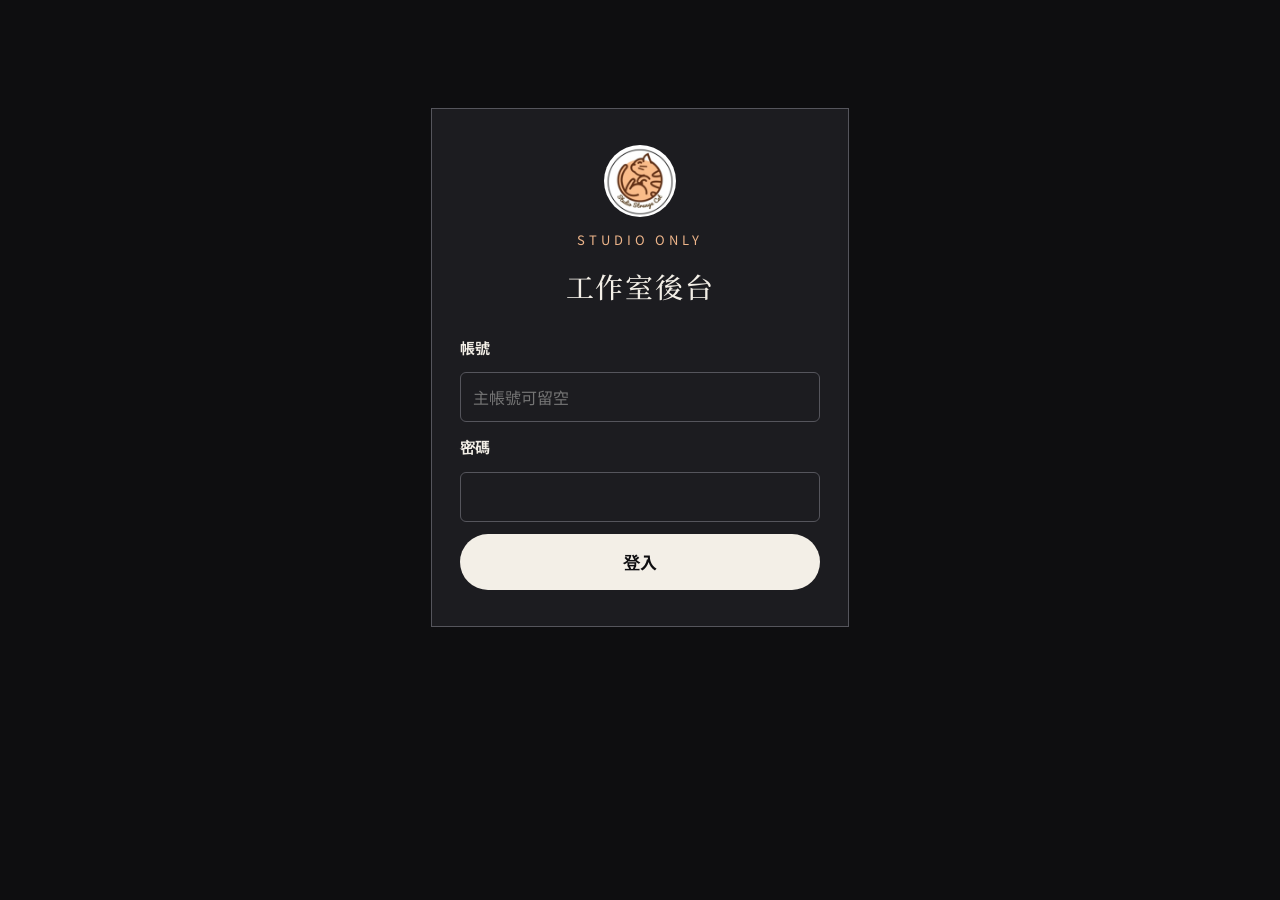
<file: admin.html>
<!doctype html>
<html lang="zh-Hant" data-theme="dark">
<head>
<meta charset="utf-8">
<meta name="viewport" content="width=device-width, initial-scale=1">
<meta name="robots" content="noindex, nofollow">
<title>工作室後台｜奇怪貓工作室</title>
<link rel="icon" href="favicon.ico" sizes="48x48">
<link rel="icon" type="image/png" sizes="32x32" href="assets/favicon-32.png">
<link rel="icon" type="image/png" sizes="192x192" href="assets/icon-192.png">
<link rel="apple-touch-icon" href="assets/apple-touch-icon.png">
<link rel="manifest" href="site.webmanifest">
<meta name="theme-color" content="#0E0E10">
<link rel="stylesheet" href="css/site.css">
</head>
<body class="admin-body">

<form id="login" class="admin-login">
<img src="assets/logo.png" alt="" width="72" height="72">
<div class="eyebrow">STUDIO ONLY</div>
<h1 class="h-serif">工作室後台</h1>
<label for="username">帳號</label>
<input id="username" type="text" autocomplete="username" autocapitalize="none" spellcheck="false" placeholder="主帳號可留空">
<label for="token">密碼</label>
<input id="token" type="password" autocomplete="current-password" required>
<div id="mfa" hidden style="display: flex; flex-direction: column; gap: 12px">
<p id="mfa-note" class="bk-hint"></p>
<button type="button" id="mfa-go" class="bk-submit"></button>
<a href="#" id="mfa-use-backup" class="bk-hint">裝置不在身邊？改用備用碼</a>
<div id="mfa-backup" hidden style="display: flex; flex-direction: column; gap: 12px">
<label for="code">備用碼</label>
<input id="code" type="text" autocapitalize="characters" spellcheck="false" maxlength="11" placeholder="例如 ABCDE-FGHJK">
</div>
</div>
<button type="submit" class="bk-submit" id="login-submit">登入</button>
<p id="login-error" class="bk-error" role="alert" hidden></p>
</form>

<div id="backup-codes" class="admin-login" hidden>
<h1 class="h-serif">備用碼</h1>
<p class="bk-hint">裝置遺失或換新裝置時，每組備用碼可以代替通行金鑰登入一次。請抄下或拍照存到安全的地方，這些碼只會顯示這一次。</p>
<ol id="backup-list" style="margin: 0; padding-left: 28px; font-family: monospace; font-size: 17px; line-height: 1.8"></ol>
<button type="button" id="backup-done" class="bk-submit">我已存好，進入後台</button>
</div>

<div id="panel" class="admin-shell" hidden>
<aside class="admin-side" id="side">
<a class="admin-brand" href="index.html" target="_blank" rel="noopener"><img src="assets/logo.png" alt="" width="40" height="40"><span><strong>奇怪貓工作室</strong><small>後台管理</small></span></a>
<nav aria-label="後台選單">
<button type="button" class="admin-nav" data-tab="home" aria-pressed="true">總覽</button>
<div class="admin-nav-group">預約</div>
<button type="button" class="admin-nav" data-tab="bookings" aria-pressed="false">預約列表<span class="admin-count" id="n-bookings" hidden></span></button>
<button type="button" class="admin-nav" data-tab="closures" aria-pressed="false">休息日</button>
<div class="admin-nav-group">銷售</div>
<button type="button" class="admin-nav" data-tab="orders" aria-pressed="false">訂單<span class="admin-count" id="n-orders" hidden></span></button>
<button type="button" class="admin-nav" data-tab="promos" data-owner aria-pressed="false">優惠碼</button>
<div class="admin-nav-group">貨品</div>
<button type="button" class="admin-nav" data-tab="products" aria-pressed="false">貨品列表</button>
<button type="button" class="admin-nav" data-tab="categories" aria-pressed="false">分類管理</button>
<div class="admin-nav-group">客人</div>
<button type="button" class="admin-nav" data-tab="customers" aria-pressed="false">客人名單</button>
<button type="button" class="admin-nav" data-tab="points" aria-pressed="false">積分管理</button>
<div class="admin-nav-group" data-owner>分析</div>
<button type="button" class="admin-nav" data-tab="report" data-owner aria-pressed="false">報表</button>
<div class="admin-nav-group">系統</div>
<button type="button" class="admin-nav" data-tab="settings" data-owner aria-pressed="false">商店設定</button>
<button type="button" class="admin-nav" data-tab="staff" data-owner aria-pressed="false">帳號管理</button>
<button type="button" class="admin-nav" data-tab="audit" data-owner aria-pressed="false">操作紀錄</button>
<button type="button" class="admin-nav" data-tab="me" aria-pressed="false">我的帳號</button>
</nav>
<div class="admin-side-foot">
<div class="admin-who" id="who"></div>
<button type="button" class="admin-nav" id="reload">重新整理</button>
<button type="button" class="admin-nav" id="logout">登出</button>
</div>
</aside>

<main class="admin-main">
<header class="admin-top">
<button type="button" class="admin-menu" id="menu" aria-controls="side" aria-expanded="false" aria-label="開啟選單"><span></span><span></span><span></span></button>
<h1 class="h-serif" id="page-title">總覽</h1>
<span id="summary" class="admin-top-note" hidden></span>
</header>

<section id="tab-home">
<div id="h-tiles" class="admin-tiles"></div>
<div class="admin-cols">
<div><h2 class="admin-h2">今天與明天的預約</h2><div id="h-bookings" class="admin-plain"></div></div>
<div><h2 class="admin-h2">要處理的訂單</h2><div id="h-orders" class="admin-plain"></div></div>
<div><h2 class="admin-h2">庫存快賣完</h2><div id="h-stock" class="admin-plain"></div></div>
</div>
</section>

<section id="tab-bookings" hidden>
<div class="admin-bar"><button type="button" class="chip" id="b-export">匯出 CSV</button></div>
<div id="list"></div>
</section>

<section id="tab-closures" hidden>
<p class="bk-hint" style="margin: 0 0 16px">國定假日或臨時休息：設定後那一天該工作室不接受預約。</p>
<form id="closure" class="admin-bar">
<select id="c-studio" aria-label="工作室"><option value="tn">台南</option><option value="kh">高雄</option></select>
<input id="c-date" type="date" required aria-label="日期">
<input id="c-reason" type="text" placeholder="原因（例如：國定假日）" maxlength="40" aria-label="原因">
<button type="submit" class="chip" aria-pressed="true">新增休息日</button>
</form>
<ul id="closures" class="admin-closures"></ul>
</section>

<section id="tab-orders" hidden>
<div class="admin-bar">
<div class="chip-row" id="o-filter">
<button type="button" class="chip" data-value="open" aria-pressed="true">處理中</button>
<button type="button" class="chip" data-value="all" aria-pressed="false">全部</button>
</div>
<button type="button" class="chip" id="o-export">匯出 CSV</button>
<span id="o-summary" style="color: var(--muted)"></span>
</div>
<div id="o-list"></div>
</section>

<section id="tab-customers" hidden>
<div class="admin-bar">
<input id="cu-search" type="search" placeholder="搜尋姓名、電話、LINE、標籤" aria-label="搜尋客人" style="flex: 1 1 240px">
<button type="button" class="chip" id="cu-new" aria-pressed="true">＋ 新增客人</button>
<button type="button" class="chip" id="cu-export">匯出 CSV</button>
</div>
<div class="admin-bar">
<div class="chip-row" id="cu-filter">
<button type="button" class="chip" data-value="all" aria-pressed="true">全部</button>
<button type="button" class="chip" data-value="buyers" aria-pressed="false">買過</button>
<button type="button" class="chip" data-value="repeat" aria-pressed="false">回頭客</button>
<button type="button" class="chip" data-value="points" aria-pressed="false">有積分</button>
<button type="button" class="chip" data-value="birthday" aria-pressed="false">本月生日</button>
<button type="button" class="chip" data-value="quiet" aria-pressed="false">半年沒來</button>
<button type="button" class="chip" data-value="marketing" aria-pressed="false">可發消息</button>
</div>
<span id="cu-summary" style="color: var(--muted)"></span>
</div>
<div id="cu-detail" class="admin-detail" hidden></div>
<div id="cu-list" class="admin-products"></div>
</section>

<section id="tab-points" hidden>
<div id="pt-tiles" class="admin-tiles"></div>

<h2 class="admin-h2" style="margin-top: 36px">積分規則</h2>
<form id="pt-rules" class="admin-form">
<div class="bk-form">
<div class="bk-input"><label for="pt-earn">每消費多少元得 1 點</label><input id="pt-earn" type="number" inputmode="numeric" min="0" step="1" required><span class="bk-hint">只計商品金額，訂單確認收款時入點。填 0 即不送點。</span></div>
<div class="bk-input"><label for="pt-value">1 點可折多少元</label><input id="pt-value" type="number" inputmode="numeric" min="1" step="1" required><span class="bk-hint">只能折商品金額，不能折運費。</span></div>
<div class="bk-input"><label for="pt-class">體驗課確認後送幾點</label><input id="pt-class" type="number" inputmode="numeric" min="0" step="1" required><span class="bk-hint">每筆體驗課預約按「確認」時送一次。填 0 即不送。</span></div>
<div class="bk-input"><label for="pt-expire">幾個月沒用就到期</label><input id="pt-expire" type="number" inputmode="numeric" min="0" max="120" step="1" required><span class="bk-hint">客人超過這段時間沒有累積或使用積分，積分全部歸零。填 0 即永不到期。</span></div>
</div>
<div class="admin-bar" style="margin: 0"><button type="submit" class="chip" aria-pressed="true">儲存規則</button><span id="pt-status" role="status" style="color: var(--muted)"></span></div>
<p class="bk-hint" id="pt-rate" style="margin: 0"></p>
</form>

<h2 class="admin-h2">手動加減積分</h2>
<form id="pt-adjust" class="admin-bar">
<input id="pt-phone" type="tel" list="pt-customers" placeholder="客人電話（可輸入姓名搜尋）" aria-label="客人電話" required style="flex: 1 1 220px">
<datalist id="pt-customers"></datalist>
<input id="pt-delta" type="number" step="1" placeholder="＋加 或 −扣" aria-label="積分增減" required style="width: 130px">
<input id="pt-reason" type="text" maxlength="60" placeholder="原因（例如：生日禮）" aria-label="原因" style="flex: 1 1 180px">
<button type="submit" class="chip">調整</button>
<span id="pt-adjust-status" role="status" style="color: var(--muted)"></span>
</form>

<div class="admin-cols admin-cols-2" style="margin-top: 32px">
<div><h2 class="admin-h2">積分最多的客人</h2><div class="admin-table"><table id="pt-top"></table></div></div>
<div><h2 class="admin-h2">最近的積分紀錄</h2><div class="admin-table"><table id="pt-ledger"></table></div></div>
</div>
</section>

<section id="tab-report" hidden>
<div id="r-tiles" class="admin-tiles"></div>
<h2 class="h-serif" style="font-size: 24px; margin: 36px 0 10px">每月</h2>
<div class="admin-table"><table id="r-months"></table></div>
<h2 class="h-serif" style="font-size: 24px; margin: 36px 0 10px">最賣的貨品</h2>
<div class="admin-table"><table id="r-top"></table></div>
<p class="bk-hint">營業額只計已確認收款的訂單（含運費，已扣積分折抵），不包括體驗課收入。網站流量請到 Google Analytics 查看。</p>
</section>

<section id="tab-categories" hidden>
<p class="bk-hint" style="margin: 0 0 20px">貨品用兩種方式分類：「主石」是材質，「類別」是款式。現貨頁的篩選按鈕會照這裡的名稱與順序顯示。改名不會影響已有的貨品。</p>
<div class="admin-cols admin-cols-2">
<div><h2 class="admin-h2">主石</h2><div id="cat-stone" class="admin-cats"></div></div>
<div><h2 class="admin-h2">類別</h2><div id="cat-cat" class="admin-cats"></div></div>
</div>
<p id="cat-error" class="bk-error" role="alert" hidden></p>
</section>

<section id="tab-products" hidden>
<div class="admin-bar">
<button type="button" class="chip" id="p-new" aria-pressed="true">＋ 新增貨品</button>
<input id="p-search" type="search" placeholder="搜尋貨品名稱、規格" aria-label="搜尋貨品" style="flex: 1 1 200px">
<select id="p-f-cat" aria-label="類別"></select>
<select id="p-f-status" aria-label="狀態"><option value="">全部狀態</option><option value="active">上架</option><option value="soldout">售完</option><option value="hidden">隱藏</option></select>
</div>
<div class="chip-row" id="p-f-stone" style="margin-bottom: 12px"></div>
<p id="p-summary" style="color: var(--muted); margin: 0 0 8px"></p>
<form id="p-form" class="admin-form" hidden>
<h2 class="h-serif" id="p-form-title" style="font-size: 24px; margin: 0">新增貨品</h2>
<div class="bk-form">
<div class="bk-input bk-input-wide"><label for="p-name">名稱</label><input id="p-name" type="text" maxlength="60" required></div>
<div class="bk-input"><label for="p-stone">主石</label><select id="p-stone"></select></div>
<div class="bk-input"><label for="p-cat">類別</label><select id="p-cat"></select></div>
<div class="bk-input"><label for="p-supply">供應方式</label><select id="p-supply"><option value="stock">現貨</option><option value="made">手工訂製</option></select></div>
<div class="bk-input"><label for="p-status">狀態</label><select id="p-status"><option value="active">上架</option><option value="soldout">售完</option><option value="hidden">隱藏</option></select></div>
<div class="bk-input"><label for="p-price">價錢（NT$）</label><input id="p-price" type="number" inputmode="numeric" min="0" step="1" placeholder="留空＝請洽詢"></div>
<div class="bk-input"><label for="p-sale">特價（NT$）</label><input id="p-sale" type="number" inputmode="numeric" min="0" step="1" placeholder="留空＝沒有特價"></div>
<div class="bk-input"><label for="p-stock">庫存</label><input id="p-stock" type="number" inputmode="numeric" min="0" step="1" placeholder="留空＝不計數量"></div>
<div class="bk-input"><label for="p-sort">排序</label><input id="p-sort" type="number" inputmode="numeric" step="1" placeholder="數字小的排前面"></div>
<label class="admin-check"><input id="p-from" type="checkbox"> 價錢後面加「起」</label>
<div class="bk-input bk-input-wide"><label for="p-note">規格說明</label><input id="p-note" type="text" maxlength="120" placeholder="例如：圓形切割 6–7mm ・ 純銀"></div>
<div class="bk-input bk-input-wide"><label for="p-desc">詳細介紹</label><textarea id="p-desc" rows="4" maxlength="2000" placeholder="顯示在貨品自己的頁面：材質、尺寸、保養方式、故事…"></textarea></div>
<div class="bk-input bk-input-wide"><label>規格選項（最多 3 組）</label>
<div id="p-options" class="admin-options"></div>
<p class="bk-hint">例如名稱填「戒圍」，選擇填「10、11、12、13」。客人下單時每組都要選一個。各選擇共用同一個價錢與庫存。</p></div>
<div class="bk-input bk-input-wide"><label for="p-link">連結</label><input id="p-link" type="text" maxlength="300" placeholder="留空＝帶客人到預約頁；可填 https:// 開頭的網址（例如賣貨便）"></div>
<div class="bk-input bk-input-wide"><label for="p-photo">相片</label>
<div class="admin-photo"><img id="p-preview" alt="" hidden><input id="p-photo" type="file" accept="image/*"></div>
<label for="p-more" style="margin-top: 10px">更多相片（最多 5 張）</label>
<div class="admin-photo" id="p-gallery"></div>
<input id="p-more" type="file" accept="image/*" multiple>
<p class="bk-hint">直接用手機拍或選相片就可以，會自動縮小後上傳。不選就保留原本的相片。</p></div>
<p id="p-error" class="bk-error" role="alert" hidden></p>
</div>
<div class="admin-bar" style="margin: 20px 0 0">
<button type="submit" class="chip" id="p-save" aria-pressed="true">儲存</button>
<button type="button" class="chip" id="p-cancel">取消</button>
<button type="button" class="chip admin-danger" id="p-delete" hidden>刪除這件貨品</button>
</div>
</form>
<div id="p-list" class="admin-products"></div>
</section>

<section id="tab-promos" hidden>
<form id="pr-form" class="admin-form">
<h2 class="admin-h2" id="pr-title" style="margin: 0">新增優惠碼</h2>
<div class="bk-form">
<div class="bk-input"><label for="pr-code">優惠碼</label><input id="pr-code" type="text" maxlength="20" required placeholder="例如 OPEN10" style="text-transform: uppercase"></div>
<div class="bk-input"><label for="pr-kind">折扣方式</label><select id="pr-kind"><option value="percent">打折（減 %）</option><option value="amount">折現（減 NT$）</option></select></div>
<div class="bk-input"><label for="pr-value">折多少</label><input id="pr-value" type="number" inputmode="numeric" min="1" step="1" required placeholder="10 = 減 10% 或 NT$10"></div>
<div class="bk-input"><label for="pr-min">最低消費（NT$）</label><input id="pr-min" type="number" inputmode="numeric" min="0" step="1" placeholder="留空＝不限"></div>
<div class="bk-input"><label for="pr-max">可用次數</label><input id="pr-max" type="number" inputmode="numeric" min="1" step="1" placeholder="留空＝不限"></div>
<div class="bk-input"><label for="pr-starts">開始日</label><input id="pr-starts" type="date"></div>
<div class="bk-input"><label for="pr-ends">結束日</label><input id="pr-ends" type="date"></div>
<label class="admin-check"><input id="pr-active" type="checkbox" checked> 啟用</label>
</div>
<div class="admin-bar" style="margin: 0"><button type="submit" class="chip" aria-pressed="true">儲存</button><button type="button" class="chip" id="pr-reset">清空</button><span id="pr-status" role="status" style="color: var(--muted)"></span></div>
</form>
<div class="admin-table"><table id="pr-list"></table></div>
<p class="bk-hint">優惠碼只折商品金額，不折運費；可以與積分一起用（先扣優惠碼，再扣積分）。訂單取消時會把使用次數還回去。</p>
</section>

<section id="tab-staff" hidden>
<form id="st-form" class="admin-form">
<h2 class="admin-h2" id="st-title" style="margin: 0">新增帳號</h2>
<div class="bk-form">
<div class="bk-input"><label for="st-name">姓名</label><input id="st-name" type="text" maxlength="30" required></div>
<div class="bk-input"><label for="st-username">登入帳號</label><input id="st-username" type="text" maxlength="30" required autocapitalize="none" spellcheck="false" placeholder="英文小寫或數字"></div>
<div class="bk-input"><label for="st-role">權限</label><select id="st-role"><option value="staff">店員（預約、訂單、貨品、客人）</option><option value="owner">店主（全部功能）</option></select></div>
<div class="bk-input"><label for="st-password">密碼</label><input id="st-password" type="password" autocomplete="new-password" minlength="8" placeholder="至少 8 個字元"></div>
<label class="admin-check"><input id="st-active" type="checkbox" checked> 可以登入</label>
<label class="admin-check" id="st-mfa-row" hidden><input id="st-mfa" type="checkbox"> 重設通行金鑰（例如換了裝置；對方下次登入時重新建立）</label>
</div>
<div class="admin-bar" style="margin: 0"><button type="submit" class="chip" aria-pressed="true">儲存</button><button type="button" class="chip" id="st-reset">清空</button><span id="st-status" role="status" style="color: var(--muted)"></span></div>
</form>
<div class="admin-table"><table id="st-list"></table></div>
<p class="bk-hint">店員看不到報表、商店設定、優惠碼、帳號管理與操作紀錄。主帳號（Cloudflare 上的管理密碼）永遠可以登入，用來在忘記密碼時救援。每個帳號都要用密碼加通行金鑰（指紋、臉部辨識或螢幕鎖）登入；有人換了裝置又沒有備用碼，按「修改」勾選「重設通行金鑰」。</p>
</section>

<section id="tab-audit" hidden>
<div class="admin-table"><table id="au-list"></table></div>
<p class="bk-hint">顯示最近 300 筆在後台做過的更改。</p>
</section>

<section id="tab-me" hidden>
<p id="me-info" style="margin: 0 0 20px; color: var(--soft)"></p>
<form id="me-form" class="admin-form" hidden>
<h2 class="admin-h2" style="margin: 0">更改密碼</h2>
<div class="bk-form">
<div class="bk-input"><label for="me-current">目前的密碼</label><input id="me-current" type="password" autocomplete="current-password" required></div>
<div class="bk-input"><label for="me-next">新密碼</label><input id="me-next" type="password" autocomplete="new-password" minlength="8" required placeholder="至少 8 個字元"></div>
</div>
<div class="admin-bar" style="margin: 0"><button type="submit" class="chip" aria-pressed="true">更改密碼</button><span id="me-status" role="status" style="color: var(--muted)"></span></div>
</form>
</section>

<section id="tab-settings" hidden>
<h2 class="admin-h2">商店</h2>
<form id="shop-form" class="admin-form">
<div class="bk-form">
<div class="bk-input bk-input-wide"><label for="sh-bank">匯款資料</label><input id="sh-bank" type="text" maxlength="200" placeholder="例如：○○銀行（代碼 000）○○分行　戶名 ○○○　帳號 0000-0000-0000"><span class="bk-hint">客人下單或預約體驗課後會看到，也會寫在寄給客人的 Email 裡。留空則請客人用 LINE 索取。</span></div>
<div class="bk-input"><label for="sh-free">滿多少免運（NT$）</label><input id="sh-free" type="number" inputmode="numeric" min="0" step="1"><span class="bk-hint">商品金額（扣優惠碼後）達到就免運。填 0 即不設免運。</span></div>
<label class="admin-check"><input id="sh-mail" type="checkbox"> 寄 Email 通知客人（收到訂單、確認收款、出貨、預約確認）</label>
</div>
<div class="admin-bar" style="margin: 0"><button type="submit" class="chip" aria-pressed="true">儲存</button><span id="sh-status" role="status" style="color: var(--muted)"></span></div>
</form>

<h2 class="admin-h2">資料備份</h2>
<div class="admin-bar"><button type="button" class="chip" id="backup">下載備份檔</button><span id="backup-status" role="status" style="color: var(--muted)"></span></div>
<p class="bk-hint" style="margin: -8px 0 28px">把預約、訂單、客人、積分、貨品資料存成一個檔案（不含相片與後台帳號）。建議每月下載一次，存到雲端硬碟。</p>

<h2 class="admin-h2">通知收件人</h2>
<form id="notify" class="admin-bar">
<input id="n-emails" type="text" placeholder="例如 boss@example.com, staff@example.com" aria-label="接收預約通知的 Email" style="flex: 1 1 320px">
<button type="submit" class="chip" aria-pressed="true">儲存</button>
<span id="n-status" role="status" style="color: var(--muted)"></span>
</form>
<p style="margin: -8px 0 0; color: var(--muted); font-size: 14px">新預約、回報末五碼、狀態變更都會寄到這些 Email，最多 5 個，用逗號分隔。留空則寄給設定通知程式的帳號。</p>

</section>
</main>
</div>

<script src="js/config.js"></script>
<script>
(function () {
  var API = window.SSC_API;
  var STUDIO = { tn: '台南', kh: '高雄' };
  var TYPE = { 'class': '體驗課', visit: '到訪' };
  var STATUS = { pending: '待匯款', reported: '已回報末五碼', confirmed: '已確認', cancelled: '已取消' };
  var WEEK = ['日', '一', '二', '三', '四', '五', '六'];
  var token = '';
  try { token = sessionStorage.getItem('ssc-admin') || ''; } catch (e) {}

  var $ = function (id) { return document.getElementById(id); };
  // Stored times are UTC; the studio reads them as Taipei dates.
  var day = function (iso) { return new Date(Date.parse(iso) + 8 * 3600000).toISOString().slice(0, 10); };

  function api(method, path, body) {
    return fetch(API + path, {
      method: method,
      headers: { 'Content-Type': 'application/json', Authorization: 'Bearer ' + token },
      body: body ? JSON.stringify(body) : undefined,
    }).then(function (res) {
      return res.json().then(function (data) {
        // Signed out elsewhere, or the session ran out: back to the sign-in page.
        if (res.status === 401 && path !== '/api/admin/login' && !$('panel').hidden) signedOut('登入已過期，請重新登入');
        if (!res.ok) { var err = new Error(data.error || '發生錯誤'); err.status = res.status; err.data = data; throw err; }
        return data;
      });
    });
  }

  function cell(tag, text) {
    var td = document.createElement(tag);
    td.textContent = text == null ? '' : text;
    return td;
  }

  function action(label, booking, status) {
    var b = document.createElement('button');
    b.type = 'button';
    b.className = 'chip';
    b.textContent = label;
    b.addEventListener('click', function () {
      api('PATCH', '/api/admin/bookings/' + booking.id, { status: status }).then(load);
    });
    return b;
  }

  function render(data) {
    var list = $('list');
    list.textContent = '';
    var active = data.bookings.filter(function (b) { return b.status !== 'cancelled'; });
    $('summary').textContent = '今天起 ' + active.length + ' 筆有效預約，' + data.bookings.filter(function (b) { return b.status === 'reported'; }).length + ' 筆待核對匯款';
    var byDate = {};
    data.bookings.forEach(function (b) { (byDate[b.date] = byDate[b.date] || []).push(b); });
    Object.keys(byDate).sort().forEach(function (date) {
      var h = document.createElement('h2');
      h.className = 'h-serif admin-date';
      h.textContent = date + '（週' + WEEK[new Date(date + 'T00:00:00Z').getUTCDay()] + '）';
      list.appendChild(h);
      var wrap = document.createElement('div');
      wrap.className = 'admin-table';
      var table = document.createElement('table');
      var head = document.createElement('tr');
      ['時段', '工作室', '項目', '人數', '姓名', '電話', 'LINE', 'Email', '備註', '末五碼', '編號', '狀態', ''].forEach(function (t) { head.appendChild(cell('th', t)); });
      table.appendChild(head);
      byDate[date].forEach(function (b) {
        var tr = document.createElement('tr');
        if (b.status === 'cancelled') tr.className = 'is-cancelled';
        [b.time, STUDIO[b.studio], TYPE[b.type], b.people, b.name, b.phone, b.line_id, b.email, b.note, b.pay_last5, b.code, STATUS[b.status]].forEach(function (v) { tr.appendChild(cell('td', v)); });
        var acts = document.createElement('td');
        acts.className = 'admin-actions';
        if (b.status !== 'confirmed' && b.status !== 'cancelled') acts.appendChild(action('確認', b, 'confirmed'));
        if (b.status !== 'cancelled') acts.appendChild(action('取消', b, 'cancelled'));
        else acts.appendChild(action('恢復', b, 'pending'));
        if (b.status !== 'cancelled') {
          var cal = document.createElement('a');
          cal.className = 'chip admin-cal';
          cal.target = '_blank';
          cal.rel = 'noopener';
          cal.textContent = '加入日曆';
          cal.href = window.sscCalendarLink(STUDIO[b.studio] + ' ' + TYPE[b.type] + '｜' + b.name + ' ' + b.people + ' 位', b.date, b.time, data.config.slotMinutes,
            window.SSC_ADDRESS[b.studio], '電話 ' + b.phone + (b.line_id ? '\nLINE ' + b.line_id : '') + (b.note ? '\n備註 ' + b.note : '') + '\n編號 ' + b.code + '（' + STATUS[b.status] + '）');
          acts.appendChild(cal);
        }
        tr.appendChild(acts);
        table.appendChild(tr);
      });
      wrap.appendChild(table);
      list.appendChild(wrap);
    });
    if (!data.bookings.length) list.textContent = '目前沒有預約。';

    if (document.activeElement !== $('n-emails')) $('n-emails').value = (data.settings && data.settings.notify_emails || '').split(',').join(', ');

    var ul = $('closures');
    ul.textContent = '';
    data.closures.forEach(function (c) {
      var li = document.createElement('li');
      li.appendChild(document.createTextNode(c.date + '　' + STUDIO[c.studio] + (c.reason ? '　' + c.reason : '') + '　'));
      var b = document.createElement('button');
      b.type = 'button';
      b.className = 'chip';
      b.textContent = '移除';
      b.addEventListener('click', function () { api('DELETE', '/api/admin/closures', { studio: c.studio, date: c.date }).then(load); });
      li.appendChild(b);
      ul.appendChild(li);
    });
  }

  var me = null; // who is signed in: { name, username, role, master }
  var isOwner = function () { return Boolean(me && me.role === 'owner'); };

  function signedOut(message) {
    token = '';
    me = null;
    try { sessionStorage.removeItem('ssc-admin'); } catch (e) {}
    $('panel').hidden = true;
    $('backup-codes').hidden = true;
    $('login').hidden = false;
    $('token').value = '';
    resetMfa();
    var box = $('login-error');
    box.textContent = message || '';
    box.hidden = !message;
  }

  function load() {
    return api('GET', '/api/admin/me').then(function (who) {
      me = who;
      // Pages a member of staff can't use are taken off the menu.
      document.querySelectorAll('[data-owner]').forEach(function (el) { el.hidden = !isOwner(); });
      $('who').textContent = who.name + '（' + (isOwner() ? '店主' : '店員') + '）';
      $('me-info').textContent = '登入身分：' + who.name + '（' + (who.master ? '主帳號' : who.username) + '）。' +
        (who.master ? '主帳號的密碼要在 Cloudflare 後台更改。建議到「帳號管理」為每個人開自己的帳號，日常不要共用主帳號。' : '');
      $('me-form').hidden = who.master;
      var tab = document.querySelector('[data-tab][aria-pressed="true"]');
      if (tab && tab.hidden) go('home');
      return api('GET', '/api/admin/bookings');
    }).then(function (data) {
      $('login').hidden = true;
      $('panel').hidden = false;
      bookingData = data;
      render(data);
      renderHome();
      loadProducts();
      loadOrders();
      loadCustomers();
      if (isOwner()) { loadReport(); fillShop(data.settings.shop); }
    }).catch(function (err) {
      signedOut(err.status === 401 ? '' : err.message);
    });
  }

  // Two-step sign-in: after the password, the server hands out a challenge for this device's passkey.
  var step = null; // { passkey: { challenge, ids } } or { register: { challenge, user, name, displayName } }
  var bytes = function (text) { return Uint8Array.from(atob(text.replace(/-/g, '+').replace(/_/g, '/')), function (c) { return c.charCodeAt(0); }); };
  var text64 = function (buf) { return btoa(String.fromCharCode.apply(null, new Uint8Array(buf))).replace(/\+/g, '-').replace(/\//g, '_').replace(/=+$/, ''); };
  function resetMfa() {
    step = null;
    $('code').value = '';
    $('mfa').hidden = true;
    $('mfa-backup').hidden = true;
    $('login-submit').hidden = false;
  }
  $('username').addEventListener('input', resetMfa);

  function signIn(extra) {
    var box = $('login-error');
    box.hidden = true;
    token = '';
    var body = { username: $('username').value, password: $('token').value };
    Object.keys(extra).forEach(function (k) { body[k] = extra[k]; });
    return api('POST', '/api/admin/login', body).then(function (res) {
      // Only the session token is kept, and only until this browser tab is closed.
      token = res.token;
      try { sessionStorage.setItem('ssc-admin', token); } catch (e2) {}
      $('token').value = '';
      resetMfa();
      if (!res.backupCodes) return load();
      // Backup codes are shown once, right after the first passkey is made.
      var list = $('backup-list');
      list.textContent = '';
      res.backupCodes.forEach(function (c) { var li = document.createElement('li'); li.textContent = c; list.appendChild(li); });
      $('login').hidden = true;
      $('backup-codes').hidden = false;
    }).catch(function (err) {
      var data = err.data || {};
      if (data.passkey || data.register) {
        step = data;
        $('mfa-note').textContent = data.register
          ? '第一次登入：請為這個帳號建立通行金鑰。按下面的按鈕，再用這部裝置的指紋、臉部辨識或螢幕鎖確認。'
          : '請用這部裝置的指紋、臉部辨識或螢幕鎖確認。';
        $('mfa-go').textContent = data.register ? '建立通行金鑰' : '用通行金鑰確認';
        $('mfa-use-backup').hidden = Boolean(data.register);
        $('mfa').hidden = false;
        $('login-submit').hidden = $('mfa-backup').hidden;
        $('mfa-go').focus();
        return;
      }
      // A failed passkey needs a new challenge, so start again from the password.
      if (extra.passkey) resetMfa();
      box.textContent = err.message;
      box.hidden = false;
    });
  }

  $('login').addEventListener('submit', function (e) {
    e.preventDefault();
    signIn($('mfa-backup').hidden ? {} : { code: $('code').value });
  });
  $('mfa-use-backup').addEventListener('click', function (e) {
    e.preventDefault();
    $('mfa-backup').hidden = false;
    $('login-submit').hidden = false;
    $('code').focus();
  });
  // The phone or computer asks for a fingerprint, face or PIN; a computer without them offers a QR code for the phone.
  $('mfa-go').addEventListener('click', function () {
    var box = $('login-error');
    box.hidden = true;
    if (!window.PublicKeyCredential || !step) {
      box.textContent = '這個瀏覽器不支援通行金鑰，請改用最新版的 Chrome、Safari 或 Edge';
      box.hidden = false;
      return;
    }
    var r = step.register;
    var ask = r
      ? navigator.credentials.create({ publicKey: {
          challenge: bytes(r.challenge), rp: { name: '奇怪貓後台', id: location.hostname },
          user: { id: new TextEncoder().encode(r.user), name: r.name, displayName: r.displayName },
          pubKeyCredParams: [{ type: 'public-key', alg: -7 }, { type: 'public-key', alg: -257 }],
          authenticatorSelection: { residentKey: 'preferred', userVerification: 'required' }, attestation: 'none', timeout: 120000,
        } }).then(function (c) {
          var key = c.response.getPublicKey && c.response.getPublicKey();
          if (!key) throw new Error('這個瀏覽器版本太舊，請更新後再試');
          return { id: c.id, publicKey: text64(key), alg: c.response.getPublicKeyAlgorithm(), clientDataJSON: text64(c.response.clientDataJSON) };
        })
      : navigator.credentials.get({ publicKey: {
          challenge: bytes(step.passkey.challenge), rpId: location.hostname, userVerification: 'required', timeout: 120000,
          allowCredentials: step.passkey.ids.map(function (id) { return { type: 'public-key', id: bytes(id) }; }),
        } }).then(function (c) {
          return { id: c.id, clientDataJSON: text64(c.response.clientDataJSON), authenticatorData: text64(c.response.authenticatorData), signature: text64(c.response.signature) };
        });
    ask.then(function (passkey) { return signIn({ passkey: passkey }); }, function (err) {
      // NotAllowedError: the person cancelled, or the prompt timed out.
      box.textContent = err.name === 'NotAllowedError' ? '已取消或逾時，請再按一次' : (err.message || '無法使用通行金鑰');
      box.hidden = false;
    });
  });
  $('backup-done').addEventListener('click', function () {
    $('backup-list').textContent = '';
    $('backup-codes').hidden = true;
    load();
  });
  $('reload').addEventListener('click', load);
  $('logout').addEventListener('click', function () {
    api('POST', '/api/admin/logout').catch(function () {}).then(function () { signedOut(''); });
  });
  $('notify').addEventListener('submit', function (e) {
    e.preventDefault();
    var status = $('n-status');
    status.textContent = '儲存中…';
    api('PUT', '/api/admin/settings', { notify_emails: $('n-emails').value }).then(function (res) {
      $('n-emails').value = res.notify_emails.split(',').join(', ');
      status.textContent = res.notify_emails ? '已儲存' : '已清空，會寄給預設帳號';
    }).catch(function (err) { status.textContent = err.message; });
  });
  $('closure').addEventListener('submit', function (e) {
    e.preventDefault();
    api('POST', '/api/admin/closures', { studio: $('c-studio').value, date: $('c-date').value, reason: $('c-reason').value }).then(load);
  });

  // ---- Menu ----
  var tabs = document.querySelectorAll('[data-tab]');
  function go(name) {
    tabs.forEach(function (t) {
      var on = t.getAttribute('data-tab') === name;
      t.setAttribute('aria-pressed', on ? 'true' : 'false');
      $('tab-' + t.getAttribute('data-tab')).hidden = !on;
      if (on) $('page-title').textContent = t.firstChild.textContent;
    });
    $('summary').hidden = name !== 'bookings';
    try { sessionStorage.setItem('ssc-admin-tab', name); } catch (e) {}
    // Figures move whenever anything else changes, so the report is fetched fresh each time it is opened.
    if (name === 'report' && token) loadReport();
    if (name === 'promos' && token) loadPromos();
    if (name === 'staff' && token) loadStaff();
    if (name === 'audit' && token) loadAudit();
    if (name === 'points' && token) loadPoints();
    // On a phone the menu slides away once a page is chosen.
    $('side').classList.remove('is-open');
    $('menu').setAttribute('aria-expanded', 'false');
    window.scrollTo(0, 0);
  }
  tabs.forEach(function (tab) { tab.addEventListener('click', function () { go(tab.getAttribute('data-tab')); }); });
  $('menu').addEventListener('click', function () {
    var open = $('side').classList.toggle('is-open');
    $('menu').setAttribute('aria-expanded', open ? 'true' : 'false');
  });
  try {
    var last = sessionStorage.getItem('ssc-admin-tab');
    if (last && $('tab-' + last)) go(last);
  } catch (e) {}

  function count(id, n) {
    $(id).textContent = n;
    $(id).hidden = !n;
  }

  // ---- Products ----
  var categories = { stone: [], cat: [] };
  var STONE = {}; // slug -> name, rebuilt whenever the categories load
  var CAT = {};
  var stoneFilter = '';
  var PSTATUS = { active: '上架', soldout: '售完', hidden: '隱藏' };
  var products = [];
  var editing = null;   // the product in the form, or null for a new one
  var photoBlob = null; // a newly chosen photo, already resized
  var gallery = [];     // the extra photos in the form: { id, url }

  function uploadPhoto(blob) {
    return fetch(API + '/api/admin/images', {
      method: 'POST', headers: { 'Content-Type': 'image/jpeg', Authorization: 'Bearer ' + token }, body: blob,
    }).then(function (res) {
      return res.json().then(function (data) { if (!res.ok) throw new Error(data.error || '相片上傳失敗'); return data; });
    });
  }

  function renderGallery() {
    var box = $('p-gallery');
    box.textContent = '';
    gallery.forEach(function (g, at) {
      var wrap = document.createElement('span');
      wrap.className = 'admin-gallery-item';
      var img = document.createElement('img');
      img.src = g.url; img.alt = '';
      var x = document.createElement('button');
      x.type = 'button'; x.textContent = '移除'; x.className = 'cart-remove';
      x.addEventListener('click', function () { gallery.splice(at, 1); renderGallery(); });
      wrap.appendChild(img); wrap.appendChild(x);
      box.appendChild(wrap);
    });
    $('p-more').disabled = gallery.length >= 5;
  }

  function priceText(p) {
    return p.price == null ? '請洽詢' : 'NT$' + Number(p.price).toLocaleString('en-US') + (p.priceFrom ? ' 起' : '');
  }

  function productRow(p) {
    var row = document.createElement('div');
    row.className = 'admin-product' + (p.status === 'hidden' ? ' is-hidden' : '');
    var thumb;
    if (p.image) { thumb = document.createElement('img'); thumb.src = p.image; thumb.alt = ''; thumb.loading = 'lazy'; }
    else { thumb = document.createElement('span'); thumb.textContent = '未有相片'; }
    thumb.className = 'admin-thumb';
    row.appendChild(thumb);
    var info = document.createElement('div');
    info.className = 'admin-product-info';
    info.appendChild(cell('strong', p.name));
    info.appendChild(cell('span', (CAT[p.cat] || '未分類') + (p.note ? ' ・ ' + p.note : '')));
    row.appendChild(info);
    var price = cell('span', p.salePrice != null ? '特價 ' + money(p.salePrice) : priceText(p));
    price.className = 'admin-product-price';
    row.appendChild(price);
    var state = cell('span', PSTATUS[p.status] + (p.stock == null ? '' : ' ・ 庫存 ' + p.stock));
    state.className = 'admin-product-state' + (p.status !== 'active' ? ' admin-flag' : '');
    row.appendChild(state);
    var edit = document.createElement('button');
    edit.type = 'button';
    edit.className = 'chip';
    edit.textContent = '編輯';
    edit.addEventListener('click', function () { openForm(p); });
    row.appendChild(edit);
    return row;
  }

  function renderProducts() {
    var list = $('p-list');
    list.textContent = '';
    var q = $('p-search').value.trim().toLowerCase();
    var cat = $('p-f-cat').value;
    var status = $('p-f-status').value;
    var match = function (p) {
      return (!cat || p.cat === cat) && (!status || p.status === status) &&
        (!q || (p.name + ' ' + p.note).toLowerCase().indexOf(q) !== -1);
    };
    var matching = products.filter(match);

    // Stone chips, each showing how many products match the other filters.
    var chips = $('p-f-stone');
    chips.textContent = '';
    [{ slug: '', name: '全部主石' }].concat(categories.stone).forEach(function (c) {
      var n = c.slug ? matching.filter(function (p) { return p.stone === c.slug; }).length : matching.length;
      var chip = document.createElement('button');
      chip.type = 'button';
      chip.className = 'chip';
      chip.textContent = c.name + ' ' + n;
      chip.setAttribute('aria-pressed', stoneFilter === c.slug ? 'true' : 'false');
      chip.addEventListener('click', function () { stoneFilter = c.slug; renderProducts(); });
      chips.appendChild(chip);
    });

    var shown = matching.filter(function (p) { return !stoneFilter || p.stone === stoneFilter; });
    $('p-summary').textContent = '顯示 ' + shown.length + ' / ' + products.length + ' 件，' +
      products.filter(function (p) { return p.status === 'active'; }).length + ' 件上架中';

    // One block per stone, in the order set under 分類管理; anything filed under a deleted stone comes last.
    var groups = categories.stone.map(function (c) { return { name: c.name, items: shown.filter(function (p) { return p.stone === c.slug; }) }; });
    groups.push({ name: '未分類', items: shown.filter(function (p) { return !STONE[p.stone]; }) });
    groups.forEach(function (g) {
      if (!g.items.length) return;
      var h = cell('h2', g.name);
      h.className = 'admin-h2 admin-group';
      var n = cell('span', g.items.length + ' 件');
      h.appendChild(n);
      list.appendChild(h);
      g.items.forEach(function (p) { list.appendChild(productRow(p)); });
    });
    if (!shown.length) list.textContent = products.length ? '沒有符合條件的貨品。' : '還沒有貨品，按「新增貨品」開始。';
  }

  function fillSelect(id, items, first) {
    var sel = $(id);
    var keep = sel.value;
    sel.textContent = '';
    if (first) { var o = document.createElement('option'); o.value = ''; o.textContent = first; sel.appendChild(o); }
    items.forEach(function (c) { var o = document.createElement('option'); o.value = c.slug; o.textContent = c.name; sel.appendChild(o); });
    sel.value = keep;
    if (sel.selectedIndex < 0) sel.selectedIndex = 0;
  }

  function setCategories(cats) {
    categories = cats;
    STONE = {}; CAT = {};
    cats.stone.forEach(function (c) { STONE[c.slug] = c.name; });
    cats.cat.forEach(function (c) { CAT[c.slug] = c.name; });
    fillSelect('p-stone', cats.stone);
    fillSelect('p-cat', cats.cat);
    fillSelect('p-f-cat', cats.cat, '全部類別');
    if (stoneFilter && !STONE[stoneFilter]) stoneFilter = '';
    renderCategories('stone');
    renderCategories('cat');
  }

  function loadProducts() {
    return api('GET', '/api/admin/products').then(function (data) {
      products = data.products;
      setCategories(data.categories);
      renderProducts();
      renderHome();
    });
  }
  ['p-search', 'p-f-cat', 'p-f-status'].forEach(function (id) { $(id).addEventListener('input', renderProducts); });

  // ---- Categories ----
  function catError(err) {
    var box = $('cat-error');
    box.textContent = err ? err.message : '';
    box.hidden = !err;
  }
  function catDone(res) {
    catError(null);
    setCategories(res.categories);
    renderProducts();
  }

  function renderCategories(kind) {
    var box = $('cat-' + kind);
    box.textContent = '';
    var items = categories[kind];
    var column = kind === 'stone' ? 'stone' : 'cat';
    items.forEach(function (c, i) {
      var row = document.createElement('div');
      row.className = 'admin-cat';
      var name = document.createElement('input');
      name.type = 'text'; name.maxLength = 20; name.value = c.name;
      name.setAttribute('aria-label', '分類名稱');
      row.appendChild(name);
      var n = products.filter(function (p) { return p[column] === c.slug; }).length;
      row.appendChild(cell('span', n + ' 件'));
      // Moving a row renumbers the whole list so the order is always clean.
      var move = function (label, to, title) {
        var b = document.createElement('button');
        b.type = 'button'; b.className = 'chip admin-icon'; b.textContent = label; b.title = title;
        b.setAttribute('aria-label', title);
        b.disabled = to < 0 || to >= items.length;
        b.addEventListener('click', function () {
          var order = items.slice();
          order.splice(to, 0, order.splice(i, 1)[0]);
          var last = Promise.resolve(null);
          order.forEach(function (x, at) {
            if (x.sort !== (at + 1) * 10) last = last.then(function () { return api('PUT', '/api/admin/categories/' + x.id, { sort: (at + 1) * 10 }); });
          });
          last.then(function (res) { if (res) catDone(res); }).catch(catError);
        });
        return b;
      };
      row.appendChild(move('↑', i - 1, '上移'));
      row.appendChild(move('↓', i + 1, '下移'));
      var save = document.createElement('button');
      save.type = 'button'; save.className = 'chip'; save.textContent = '改名';
      save.addEventListener('click', function () { api('PUT', '/api/admin/categories/' + c.id, { name: name.value }).then(catDone).catch(catError); });
      row.appendChild(save);
      var del = document.createElement('button');
      del.type = 'button'; del.className = 'chip admin-danger'; del.textContent = '刪除';
      del.disabled = n > 0;
      del.title = n > 0 ? '還有貨品在這個分類' : '';
      del.addEventListener('click', function () {
        if (del.textContent !== '確定？') { del.textContent = '確定？'; return; }
        api('DELETE', '/api/admin/categories/' + c.id).then(catDone).catch(catError);
      });
      row.appendChild(del);
      box.appendChild(row);
    });
    var add = document.createElement('form');
    add.className = 'admin-cat';
    var fresh = document.createElement('input');
    fresh.type = 'text'; fresh.maxLength = 20; fresh.placeholder = '新增' + (kind === 'stone' ? '主石' : '類別') + '，例如：' + (kind === 'stone' ? '珍珠' : '胸針');
    fresh.required = true;
    fresh.setAttribute('aria-label', '新分類名稱');
    var go = document.createElement('button');
    go.type = 'submit'; go.className = 'chip'; go.textContent = '＋ 新增'; go.setAttribute('aria-pressed', 'true');
    add.appendChild(fresh); add.appendChild(go);
    add.addEventListener('submit', function (e) {
      e.preventDefault();
      api('POST', '/api/admin/categories', { kind: kind, name: fresh.value }).then(catDone).catch(catError);
    });
    box.appendChild(add);
  }

  // ---- Overview ----
  var bookingData = null;
  function renderHome() {
    var today = day(new Date().toISOString());
    var tomorrow = day(new Date(Date.now() + 86400000).toISOString());
    var soon = (bookingData ? bookingData.bookings : []).filter(function (b) { return b.status !== 'cancelled' && (b.date === today || b.date === tomorrow); });
    var bookingsToCheck = (bookingData ? bookingData.bookings : []).filter(function (b) { return b.status === 'reported'; }).length;
    var toCheck = orders.filter(function (o) { return o.status === 'reported'; });
    var toShip = orders.filter(function (o) { return o.status === 'paid'; });
    var unpaid = orders.filter(function (o) { return o.status === 'pending'; });
    var low = products.filter(function (p) { return p.stock != null && p.stock <= 1 && p.status !== 'hidden'; });
    count('n-orders', toCheck.length + toShip.length);
    count('n-bookings', bookingsToCheck);

    var tiles = $('h-tiles');
    tiles.textContent = '';
    [['今天的預約', soon.filter(function (b) { return b.date === today; }).length, 'bookings'],
      ['預約待核對匯款', bookingsToCheck, 'bookings'], ['訂單待核對匯款', toCheck.length, 'orders'],
      ['訂單待出貨', toShip.length, 'orders'], ['訂單等客人匯款', unpaid.length, 'orders'], ['庫存快賣完', low.length, 'products']].forEach(function (x) {
      var tile = document.createElement('button');
      tile.type = 'button';
      tile.className = 'admin-tile' + (x[1] ? ' is-on' : '');
      tile.appendChild(cell('span', x[0]));
      tile.appendChild(cell('strong', x[1]));
      tile.addEventListener('click', function () { go(x[2]); });
      tiles.appendChild(tile);
    });

    var fill = function (id, rows, empty) {
      var box = $(id);
      box.textContent = '';
      rows.forEach(function (r) { box.appendChild(cell('div', r)); });
      if (!rows.length) box.appendChild(cell('p', empty));
    };
    fill('h-bookings', soon.map(function (b) {
      return (b.date === today ? '今天 ' : '明天 ') + b.time + '　' + STUDIO[b.studio] + ' ' + TYPE[b.type] + '　' + b.name + ' ' + b.people + ' 位　' + STATUS[b.status];
    }), '今天和明天沒有預約。');
    fill('h-orders', toCheck.concat(toShip).map(function (o) {
      return o.code + '　' + o.name + '　' + money(o.total) + '　' + OSTATUS[o.status];
    }), '沒有要處理的訂單。');
    fill('h-stock', low.map(function (p) { return p.name + '　剩 ' + p.stock + ' 件'; }), '沒有庫存快賣完的貨品。');
  }

  function openForm(p) {
    editing = p || null;
    photoBlob = null;
    $('p-form-title').textContent = p ? '編輯貨品' : '新增貨品';
    $('p-name').value = p ? p.name : '';
    $('p-stone').value = p ? p.stone : (stoneFilter || (categories.stone[0] || {}).slug);
    $('p-cat').value = p ? p.cat : ($('p-f-cat').value || (categories.cat[0] || {}).slug);
    $('p-supply').value = p ? p.supply : 'stock';
    // A product shown as sold out only because its stock hit zero is still "上架" underneath.
    $('p-status').value = p ? (p.status === 'soldout' && p.stock === 0 ? 'active' : p.status) : 'active';
    $('p-price').value = p && p.price != null ? p.price : '';
    $('p-stock').value = p && p.stock != null ? p.stock : '';
    $('p-sort').value = p ? p.sort : (products.length ? products[products.length - 1].sort + 10 : 10);
    $('p-from').checked = Boolean(p && p.priceFrom);
    $('p-note').value = p ? p.note : '';
    $('p-link').value = p ? p.link : '';
    $('p-sale').value = p && p.salePrice != null ? p.salePrice : '';
    $('p-desc').value = p ? p.description : '';
    // Three rows for options, filled with what the product already has.
    var opts = $('p-options');
    opts.textContent = '';
    for (var i = 0; i < 3; i++) {
      var o = (p && p.options[i]) || { name: '', values: [] };
      var row = document.createElement('div');
      row.className = 'admin-option';
      var on = textInput(o.name, 12, '名稱，例如 戒圍');
      on.setAttribute('aria-label', '規格名稱 ' + (i + 1));
      var ov = textInput(o.values.join('、'), 400, '選擇，用頓號或逗號分開');
      ov.setAttribute('aria-label', '規格選擇 ' + (i + 1));
      row.appendChild(on); row.appendChild(ov);
      opts.appendChild(row);
    }
    gallery = (p ? p.galleryIds : []).map(function (id, at) { return { id: id, url: p.images[p.images.length - p.galleryIds.length + at] }; });
    renderGallery();
    $('p-more').value = '';
    $('p-photo').value = '';
    $('p-preview').hidden = !(p && p.image);
    if (p && p.image) $('p-preview').src = p.image;
    $('p-error').hidden = true;
    $('p-delete').hidden = !p;
    $('p-delete').textContent = '刪除這件貨品';
    $('p-form').hidden = false;
    $('p-form').scrollIntoView({ block: 'start' });
  }

  // Shrinks a photo to at most 1000px on its long side so it loads fast on phones.
  function shrink(file) {
    return new Promise(function (resolve, reject) {
      var img = new Image();
      var src = URL.createObjectURL(file);
      img.onload = function () {
        var scale = Math.min(1, 1000 / Math.max(img.naturalWidth, img.naturalHeight));
        var canvas = document.createElement('canvas');
        canvas.width = Math.round(img.naturalWidth * scale);
        canvas.height = Math.round(img.naturalHeight * scale);
        canvas.getContext('2d').drawImage(img, 0, 0, canvas.width, canvas.height);
        URL.revokeObjectURL(src);
        var attempt = function (quality) {
          canvas.toBlob(function (blob) {
            if (!blob) reject(new Error('這張相片無法處理，請換一張'));
            else if (blob.size > 600000 && quality > 0.5) attempt(quality - 0.12);
            else resolve(blob);
          }, 'image/jpeg', quality);
        };
        attempt(0.84);
      };
      img.onerror = function () { URL.revokeObjectURL(src); reject(new Error('這張相片無法讀取，請換一張（iPhone 請用 JPG）')); };
      img.src = src;
    });
  }

  function formError(err) {
    var box = $('p-error');
    box.textContent = err.message;
    box.hidden = false;
    $('p-save').disabled = false;
    $('p-save').textContent = '儲存';
  }

  $('p-new').addEventListener('click', function () { openForm(null); });
  $('p-cancel').addEventListener('click', function () { $('p-form').hidden = true; });
  $('p-photo').addEventListener('change', function () {
    var file = $('p-photo').files[0];
    if (!file) { photoBlob = null; return; }
    shrink(file).then(function (blob) {
      photoBlob = blob;
      $('p-preview').src = URL.createObjectURL(blob);
      $('p-preview').hidden = false;
      $('p-error').hidden = true;
    }).catch(function (err) { photoBlob = null; $('p-photo').value = ''; formError(err); });
  });
  // Extra photos are uploaded as soon as they are chosen; they only stick once the product is saved.
  $('p-more').addEventListener('change', function () {
    var files = Array.prototype.slice.call($('p-more').files, 0, 5 - gallery.length);
    var chain = Promise.resolve();
    files.forEach(function (file) {
      chain = chain.then(function () { return shrink(file); }).then(uploadPhoto).then(function (data) {
        gallery.push({ id: data.id, url: data.url });
        renderGallery();
      });
    });
    chain.then(function () { $('p-more').value = ''; $('p-error').hidden = true; }).catch(formError);
  });
  $('p-form').addEventListener('submit', function (e) {
    e.preventDefault();
    $('p-error').hidden = true;
    $('p-save').disabled = true;
    $('p-save').textContent = '儲存中…';
    var upload = !photoBlob ? Promise.resolve(null) : uploadPhoto(photoBlob).then(function (data) { return data.id; });
    upload.then(function (imageId) {
      var options = [];
      document.querySelectorAll('#p-options .admin-option').forEach(function (row) {
        var inputs = row.querySelectorAll('input');
        var values = inputs[1].value.split(/[、,，]+/).map(function (v) { return v.trim(); }).filter(Boolean);
        if (inputs[0].value.trim() || values.length) options.push({ name: inputs[0].value.trim(), values: values });
      });
      var body = {
        salePrice: $('p-sale').value, description: $('p-desc').value, options: options,
        galleryIds: gallery.map(function (g) { return g.id; }),
        name: $('p-name').value, stone: $('p-stone').value, cat: $('p-cat').value, supply: $('p-supply').value,
        status: $('p-status').value, price: $('p-price').value, priceFrom: $('p-from').checked, stock: $('p-stock').value,
        sort: $('p-sort').value || 0, note: $('p-note').value, link: $('p-link').value, imageId: imageId,
      };
      return editing ? api('PUT', '/api/admin/products/' + editing.id, body) : api('POST', '/api/admin/products', body);
    }).then(function () {
      $('p-form').hidden = true;
      $('p-save').disabled = false;
      $('p-save').textContent = '儲存';
      return loadProducts();
    }).catch(formError);
  });
  // Deleting takes two presses instead of a pop-up question.
  $('p-delete').addEventListener('click', function () {
    var b = $('p-delete');
    if (b.textContent !== '確定刪除？再按一次') { b.textContent = '確定刪除？再按一次'; return; }
    api('DELETE', '/api/admin/products/' + editing.id).then(function () {
      $('p-form').hidden = true;
      return loadProducts();
    }).catch(formError);
  });

  // ---- Orders ----
  var OSTATUS = { pending: '待匯款', reported: '已回報末五碼', paid: '已收款', shipped: '已出貨', done: '已完成', cancelled: '已取消' };
  // What the studio would normally do next from each status.
  var ONEXT = { pending: [['paid', '確認收款']], reported: [['paid', '確認收款']], paid: [['shipped', '已出貨／可取貨']], shipped: [['done', '完成']], done: [], cancelled: [] };
  var orders = [];
  var shipping = {};
  var orderFilter = 'open';
  var money = function (n) { return 'NT$' + Number(n).toLocaleString('en-US'); };

  function patchOrder(o, body) {
    return api('PATCH', '/api/admin/orders/' + o.id, body).then(function () { loadOrders(); loadProducts(); loadCustomers(); if (isOwner()) loadReport(); });
  }

  function orderCard(o) {
    var card = document.createElement('div');
    card.className = 'admin-order' + (o.status === 'cancelled' ? ' is-cancelled' : '');
    var head = document.createElement('div');
    head.className = 'admin-order-head';
    head.appendChild(cell('strong', o.code));
    head.appendChild(cell('span', day(o.created_at)));
    head.appendChild(cell('span', o.name + '　' + o.phone + (o.line_id ? '　LINE ' + o.line_id : '')));
    var st = cell('span', OSTATUS[o.status]);
    st.className = 'badge badge-premium';
    head.appendChild(st);
    card.appendChild(head);
    var ul = document.createElement('ul');
    o.items.forEach(function (it) { ul.appendChild(cell('li', it.name + (it.options ? '（' + it.options + '）' : '') + ' × ' + it.qty + '　' + money(it.price * it.qty))); });
    card.appendChild(ul);
    card.appendChild(cell('div', (shipping[o.ship_method] ? shipping[o.ship_method].name : o.ship_method) + (o.ship_to ? '：' + o.ship_to : '') +
      (o.promo_discount ? '　優惠碼 ' + o.promo_code + ' −' + money(o.promo_discount) : '') + (o.discount ? '　積分折抵 −' + money(o.discount) : '') + '　運費 ' + money(o.ship_fee) + '　合計 ' + money(o.total) +
      (o.points_earned ? '　已回饋 ' + o.points_earned + ' 點' : '')));
    if (o.pay_last5) card.appendChild(cell('div', '匯款末五碼：' + o.pay_last5));
    if (o.email) card.appendChild(cell('div', 'Email：' + o.email));
    if (o.note) card.appendChild(cell('div', '客人備註：' + o.note));
    if (o.status === 'cancelled') return card;

    var bar = document.createElement('div');
    bar.className = 'admin-bar';
    var tracking = document.createElement('input');
    tracking.type = 'text'; tracking.maxLength = 60; tracking.placeholder = '寄件編號'; tracking.value = o.tracking || '';
    tracking.setAttribute('aria-label', '寄件編號');
    var note = document.createElement('input');
    note.type = 'text'; note.maxLength = 300; note.placeholder = '內部備註（客人看不到）'; note.value = o.admin_note || '';
    note.setAttribute('aria-label', '內部備註');
    bar.appendChild(tracking); bar.appendChild(note);
    var save = document.createElement('button');
    save.type = 'button'; save.className = 'chip'; save.textContent = '儲存';
    save.addEventListener('click', function () { patchOrder(o, { tracking: tracking.value, admin_note: note.value }); });
    bar.appendChild(save);
    card.appendChild(bar);

    var acts = document.createElement('div');
    acts.className = 'admin-bar';
    ONEXT[o.status].forEach(function (step) {
      var b = document.createElement('button');
      b.type = 'button'; b.className = 'chip'; b.textContent = step[1]; b.setAttribute('aria-pressed', 'true');
      b.addEventListener('click', function () { patchOrder(o, { status: step[0], tracking: tracking.value, admin_note: note.value }); });
      acts.appendChild(b);
    });
    if (o.status !== 'done') {
      var cancel = document.createElement('button');
      cancel.type = 'button'; cancel.className = 'chip admin-danger'; cancel.textContent = '取消訂單';
      cancel.addEventListener('click', function () {
        if (cancel.textContent !== '確定取消？庫存會加回') { cancel.textContent = '確定取消？庫存會加回'; return; }
        patchOrder(o, { status: 'cancelled' });
      });
      acts.appendChild(cancel);
    }
    card.appendChild(acts);
    return card;
  }

  function renderOrders() {
    var list = $('o-list');
    list.textContent = '';
    var open = orders.filter(function (o) { return o.status !== 'done' && o.status !== 'cancelled'; });
    $('o-summary').textContent = open.length + ' 筆處理中，' + orders.filter(function (o) { return o.status === 'reported'; }).length + ' 筆待核對匯款';
    var shown = orderFilter === 'open' ? open : orders;
    shown.forEach(function (o) { list.appendChild(orderCard(o)); });
    if (!shown.length) list.textContent = orderFilter === 'open' ? '沒有處理中的訂單。' : '還沒有訂單。';
  }

  function loadOrders() {
    return api('GET', '/api/admin/orders').then(function (data) {
      orders = data.orders;
      shipping = data.shipping;
      renderOrders();
      renderHome();
    });
  }

  document.querySelectorAll('#o-filter .chip').forEach(function (chip) {
    chip.addEventListener('click', function () {
      orderFilter = chip.getAttribute('data-value');
      document.querySelectorAll('#o-filter .chip').forEach(function (c) { c.setAttribute('aria-pressed', c === chip ? 'true' : 'false'); });
      renderOrders();
    });
  });

  // ---- Customers ----
  var customers = [];
  var customerFilter = 'all';
  var today = day(new Date().toISOString());
  var monthsAgo = function (n) { var d = new Date(today + 'T00:00:00Z'); d.setUTCMonth(d.getUTCMonth() - n); return d.toISOString().slice(0, 10); };
  var FILTERS = {
    all: function () { return true; },
    buyers: function (c) { return c.orders > 0; },
    repeat: function (c) { return c.orders + c.bookings > 1; },
    points: function (c) { return c.points > 0; },
    birthday: function (c) { return (c.birthday || '').slice(0, 2) === today.slice(5, 7); },
    quiet: function (c) { return c.last_seen && c.last_seen < monthsAgo(6); },
    marketing: function (c) { return c.marketing === 1; },
  };

  function shownCustomers() {
    var q = $('cu-search').value.trim().toLowerCase();
    return customers.filter(function (c) {
      return FILTERS[customerFilter](c) &&
        (!q || [c.name, c.phone, c.line_id, c.email, c.note, c.tags].join(' ').toLowerCase().indexOf(q) !== -1);
    });
  }

  function renderCustomers() {
    var list = $('cu-list');
    list.textContent = '';
    var shown = shownCustomers();
    $('cu-summary').textContent = shown.length + ' / ' + customers.length + ' 位';
    shown.forEach(function (c) {
      var row = document.createElement('div');
      row.className = 'admin-product admin-customer';
      var info = document.createElement('div');
      info.className = 'admin-product-info';
      var name = cell('strong', c.name);
      (c.tags || '').split(',').filter(Boolean).forEach(function (t) {
        var tag = cell('span', t);
        tag.className = 'badge admin-tag';
        name.appendChild(tag);
      });
      info.appendChild(name);
      info.appendChild(cell('span', c.phone + (c.line_id ? '　LINE ' + c.line_id : '')));
      info.appendChild(cell('span', '訂單 ' + c.orders + (c.spent ? '（' + money(c.spent) + '）' : '') + '　預約 ' + c.bookings + '　積分 ' + c.points +
        (c.last_seen ? '　最近 ' + c.last_seen : '')));
      if (c.note) info.appendChild(cell('span', '📝 ' + c.note));
      row.appendChild(info);
      var open = document.createElement('button');
      open.type = 'button'; open.className = 'chip'; open.textContent = '查看';
      open.addEventListener('click', function () { openCustomer(c.phone); });
      row.appendChild(open);
      list.appendChild(row);
    });
    if (!shown.length) list.textContent = customers.length ? '找不到符合的客人。' : '還沒有客人資料，有人下單或預約後會自動出現。';
  }

  function field(label, input) {
    var wrap = document.createElement('div');
    wrap.className = 'bk-input';
    var l = cell('label', label);
    wrap.appendChild(l);
    wrap.appendChild(input);
    return wrap;
  }
  function textInput(value, max, placeholder) {
    var i = document.createElement('input');
    i.type = 'text'; i.maxLength = max; i.value = value || ''; i.placeholder = placeholder || '';
    return i;
  }

  // The same form edits an existing customer (c) or adds a new one (c = null).
  function customerForm(c, data) {
    var box = $('cu-detail');
    box.textContent = '';
    var h = cell('h2', c ? c.name : '新增客人');
    h.className = 'h-serif';
    h.style.cssText = 'font-size: 24px; margin: 0; color: var(--ink)';
    box.appendChild(h);
    if (c) box.appendChild(cell('div', '首次紀錄 ' + day(c.created_at) + '　積分 ' + data.points + ' 點'));

    var name = textInput(c && c.name, 40);
    var phone = textInput(c && c.phone, 20);
    phone.inputMode = 'tel';
    phone.disabled = Boolean(c); // the phone is how orders and bookings find this customer
    var email = textInput(c && c.email, 80);
    var line = textInput(c && c.line_id, 40);
    var tags = textInput(c && (c.tags || '').split(',').join('、'), 200, '例如：VIP、寵物紀念、情侶');
    var birthday = textInput(c && c.birthday, 5, 'MM-DD，例如 03-15');
    var note = document.createElement('textarea');
    note.maxLength = 500; note.placeholder = '例如：戒圍 12、喜歡藍色、寵物名字'; note.value = (c && c.note) || '';
    var marketing = document.createElement('input');
    marketing.type = 'checkbox'; marketing.checked = Boolean(c && c.marketing);
    var mk = document.createElement('label');
    mk.className = 'admin-check';
    mk.appendChild(marketing);
    mk.appendChild(document.createTextNode(' 同意收到新品與活動消息'));
    var grid = document.createElement('div');
    grid.className = 'bk-form';
    [field('姓名', name), field('電話', phone), field('Email', email), field('LINE ID', line), field('標籤', tags), field('生日', birthday)].forEach(function (f) { grid.appendChild(f); });
    var wide = field('備註', note);
    wide.className += ' bk-input-wide';
    grid.appendChild(wide);
    grid.appendChild(mk);
    box.appendChild(grid);

    var bar = document.createElement('div');
    bar.className = 'admin-bar';
    bar.style.margin = '0';
    var save = document.createElement('button');
    save.type = 'button'; save.className = 'chip'; save.textContent = '儲存'; save.setAttribute('aria-pressed', 'true');
    var status = cell('span', '');
    save.addEventListener('click', function () {
      var body = { name: name.value, phone: phone.value, email: email.value, line_id: line.value, tags: tags.value, birthday: birthday.value, note: note.value, marketing: marketing.checked };
      status.textContent = '儲存中…';
      (c ? api('PUT', '/api/admin/customers/' + encodeURIComponent(c.phone), body) : api('POST', '/api/admin/customers', body)).then(function (res) {
        status.textContent = '已儲存';
        loadCustomers();
        if (!c) openCustomer(res.phone);
      }).catch(function (err) { status.textContent = err.message; });
    });
    var close = document.createElement('button');
    close.type = 'button'; close.className = 'chip'; close.textContent = '關閉';
    close.addEventListener('click', function () { box.hidden = true; });
    bar.appendChild(save); bar.appendChild(close); bar.appendChild(status);
    box.appendChild(bar);

    if (c) {
      // Points: give or take by hand, then the history.
      box.appendChild(cell('strong', '積分（' + data.points + ' 點）'));
      var pbar = document.createElement('div');
      pbar.className = 'admin-bar';
      pbar.style.margin = '0';
      var delta = document.createElement('input');
      delta.type = 'number'; delta.step = '1'; delta.placeholder = '＋加 或 −扣'; delta.style.width = '130px';
      delta.setAttribute('aria-label', '積分增減');
      var reason = textInput('', 60, '原因（例如：體驗課回饋、生日禮）');
      reason.style.flex = '1 1 180px';
      var give = document.createElement('button');
      give.type = 'button'; give.className = 'chip'; give.textContent = '調整積分';
      var pstatus = cell('span', '');
      give.addEventListener('click', function () {
        api('POST', '/api/admin/customers/' + encodeURIComponent(c.phone) + '/points', { delta: Number(delta.value), reason: reason.value })
          .then(function () { loadCustomers(); openCustomer(c.phone); })
          .catch(function (err) { pstatus.textContent = err.message; });
      });
      pbar.appendChild(delta); pbar.appendChild(reason); pbar.appendChild(give); pbar.appendChild(pstatus);
      box.appendChild(pbar);
      if (data.ledger.length) {
        var pl = document.createElement('ul');
        data.ledger.forEach(function (e) { pl.appendChild(cell('li', day(e.created_at) + '　' + (e.delta > 0 ? '+' : '') + e.delta + '　' + (e.reason || ''))); });
        box.appendChild(pl);
      }

      box.appendChild(cell('strong', '訂單（' + data.orders.length + '）'));
      var ol = document.createElement('ul');
      data.orders.forEach(function (o) {
        ol.appendChild(cell('li', day(o.created_at) + '　' + o.code + '　' + OSTATUS[o.status] + '　' + money(o.total) + '　' +
          o.items.map(function (it) { return it.name + ' × ' + it.qty; }).join('、')));
      });
      if (data.orders.length) box.appendChild(ol);
      box.appendChild(cell('strong', '預約（' + data.bookings.length + '）'));
      var bl = document.createElement('ul');
      data.bookings.forEach(function (b) {
        bl.appendChild(cell('li', b.date + ' ' + b.time + '　' + STUDIO[b.studio] + ' ' + TYPE[b.type] + '　' + b.people + ' 位　' + STATUS[b.status]));
      });
      if (data.bookings.length) box.appendChild(bl);
    }
    box.hidden = false;
    box.scrollIntoView({ block: 'start' });
  }

  function openCustomer(phone) {
    api('GET', '/api/admin/customers/' + encodeURIComponent(phone)).then(function (data) { customerForm(data.customer, data); });
  }

  function loadCustomers() {
    return api('GET', '/api/admin/customers').then(function (data) {
      customers = data.customers;
      renderCustomers();
    });
  }
  $('cu-search').addEventListener('input', renderCustomers);
  $('cu-new').addEventListener('click', function () { customerForm(null, null); });
  document.querySelectorAll('#cu-filter .chip').forEach(function (chip) {
    chip.addEventListener('click', function () {
      customerFilter = chip.getAttribute('data-value');
      document.querySelectorAll('#cu-filter .chip').forEach(function (c) { c.setAttribute('aria-pressed', c === chip ? 'true' : 'false'); });
      renderCustomers();
    });
  });
  // The list as shown (after search and filter), ready for Excel or a LINE/Email tool.
  $('cu-export').addEventListener('click', function () {
    var quote = function (v) {
      v = v == null ? '' : String(v);
      // A leading = + - @ would be run as a formula by spreadsheet programs.
      if (/^[=+\-@]/.test(v)) v = "'" + v;
      return '"' + v.replace(/"/g, '""') + '"';
    };
    var rows = [['姓名', '電話', 'Email', 'LINE', '標籤', '生日', '訂單數', '消費', '預約數', '積分', '最近', '同意收消息', '備註']];
    shownCustomers().forEach(function (c) {
      rows.push([c.name, c.phone, c.email, c.line_id, c.tags, c.birthday, c.orders, c.spent, c.bookings, c.points, c.last_seen, c.marketing ? '是' : '', c.note]);
    });
    var blob = new Blob(['﻿' + rows.map(function (r) { return r.map(quote).join(','); }).join('\r\n')], { type: 'text/csv;charset=utf-8' });
    var a = document.createElement('a');
    a.href = URL.createObjectURL(blob);
    a.download = 'customers-' + today + '.csv';
    document.body.appendChild(a);
    a.click();
    a.remove();
  });

  // ---- Points ----
  function loadPoints() {
    return api('GET', '/api/admin/points').then(function (data) {
      var t = data.totals;
      var tiles = $('pt-tiles');
      tiles.textContent = '';
      [['累計發出', t.issued + ' 點'], ['已使用／收回', t.used + ' 點'], ['未使用', t.outstanding + ' 點'],
        ['未使用折合', money(t.outstanding * data.rules.pointValue)], ['持有積分的客人', t.holders + ' 位']].forEach(function (x) {
        var tile = document.createElement('div');
        tile.className = 'admin-tile';
        tile.appendChild(cell('span', x[0]));
        tile.appendChild(cell('strong', x[1]));
        tiles.appendChild(tile);
      });
      if (document.activeElement.form !== $('pt-rules')) {
        $('pt-earn').value = data.rules.earnPer;
        $('pt-value').value = data.rules.pointValue;
        $('pt-class').value = data.rules.classPoints;
        $('pt-expire').value = data.rules.expireMonths;
      }
      $('pt-rate').textContent = data.rules.earnPer
        ? '目前相當於消費回饋 ' + (Math.round(data.rules.pointValue / data.rules.earnPer * 1000) / 10) + '%。改規則只影響之後入的點，已經發出的點數不變。'
        : '目前消費不送點。';
      table('pt-top', ['客人', '電話', '積分'], data.top.map(function (c) { return [c.name || '—', c.phone, c.points]; }));
      table('pt-ledger', ['日期', '客人', '增減', '原因'], data.ledger.map(function (e) {
        return [day(e.created_at), (e.name || '') + ' ' + e.phone, (e.delta > 0 ? '+' : '') + e.delta, e.reason || ''];
      }));
      var options = $('pt-customers');
      options.textContent = '';
      customers.forEach(function (c) { var o = document.createElement('option'); o.value = c.phone; o.label = c.name + '（' + c.points + ' 點）'; options.appendChild(o); });
    });
  }
  $('pt-rules').addEventListener('submit', function (e) {
    e.preventDefault();
    $('pt-status').textContent = '儲存中…';
    api('PUT', '/api/admin/settings', { points: { earnPer: $('pt-earn').value, pointValue: $('pt-value').value, classPoints: $('pt-class').value, expireMonths: $('pt-expire').value } })
      .then(function () { $('pt-status').textContent = '已儲存'; document.activeElement.blur(); return loadPoints(); })
      .catch(function (err) { $('pt-status').textContent = err.message; });
  });
  $('pt-adjust').addEventListener('submit', function (e) {
    e.preventDefault();
    var phone = $('pt-phone').value.replace(/[^\d+]/g, '');
    api('POST', '/api/admin/customers/' + encodeURIComponent(phone) + '/points', { delta: Number($('pt-delta').value), reason: $('pt-reason').value })
      .then(function (res) {
        $('pt-adjust-status').textContent = '已調整，現有 ' + res.points + ' 點';
        $('pt-delta').value = ''; $('pt-reason').value = '';
        loadPoints(); loadCustomers();
      }).catch(function (err) { $('pt-adjust-status').textContent = err.message; });
  });

  // ---- Files to keep: CSV exports and the backup ----
  function csvQuote(v) {
    v = v == null ? '' : String(v);
    // A leading = + - @ would be run as a formula by spreadsheet programs.
    if (/^[=+\-@]/.test(v)) v = "'" + v;
    return '"' + v.replace(/"/g, '""') + '"';
  }
  function saveFile(name, text, type) {
    var a = document.createElement('a');
    a.href = URL.createObjectURL(new Blob([text], { type: type }));
    a.download = name;
    document.body.appendChild(a);
    a.click();
    a.remove();
  }
  function saveCsv(name, rows) {
    saveFile(name + '-' + day(new Date().toISOString()) + '.csv', '\ufeff' + rows.map(function (r) { return r.map(csvQuote).join(','); }).join('\r\n'), 'text/csv;charset=utf-8');
  }
  $('o-export').addEventListener('click', function () {
    var rows = [['訂單編號', '日期', '狀態', '姓名', '電話', 'Email', 'LINE', '品項', '商品小計', '優惠碼', '優惠碼折扣', '積分折抵', '運費', '合計', '取貨方式', '門市／地址', '寄件編號', '末五碼', '客人備註', '內部備註']];
    (orderFilter === 'open' ? orders.filter(function (o) { return o.status !== 'done' && o.status !== 'cancelled'; }) : orders).forEach(function (o) {
      rows.push([o.code, day(o.created_at), OSTATUS[o.status], o.name, o.phone, o.email, o.line_id,
        o.items.map(function (it) { return it.name + (it.options ? '（' + it.options + '）' : '') + ' × ' + it.qty; }).join('；'),
        o.subtotal, o.promo_code, o.promo_discount, o.discount, o.ship_fee, o.total,
        shipping[o.ship_method] ? shipping[o.ship_method].name : o.ship_method, o.ship_to, o.tracking, o.pay_last5, o.note, o.admin_note]);
    });
    saveCsv('orders', rows);
  });
  $('b-export').addEventListener('click', function () {
    var rows = [['預約編號', '日期', '時段', '工作室', '項目', '人數', '姓名', '電話', 'LINE', 'Email', '狀態', '末五碼', '備註']];
    (bookingData ? bookingData.bookings : []).forEach(function (b) {
      rows.push([b.code, b.date, b.time, STUDIO[b.studio], TYPE[b.type], b.people, b.name, b.phone, b.line_id, b.email, STATUS[b.status], b.pay_last5, b.note]);
    });
    saveCsv('bookings', rows);
  });
  $('backup').addEventListener('click', function () {
    $('backup-status').textContent = '準備中…';
    api('GET', '/api/admin/backup').then(function (data) {
      saveFile('strangecat-backup-' + day(data.exported_at) + '.json', JSON.stringify(data, null, 1), 'application/json');
      $('backup-status').textContent = '已下載';
    }).catch(function (err) { $('backup-status').textContent = err.message; });
  });

  // ---- Shop settings ----
  function fillShop(shop) {
    if (document.activeElement && document.activeElement.form === $('shop-form')) return;
    $('sh-bank').value = shop.bankInfo;
    $('sh-free').value = shop.freeShipOver;
    $('sh-mail').checked = shop.customerEmails;
  }
  $('shop-form').addEventListener('submit', function (e) {
    e.preventDefault();
    $('sh-status').textContent = '儲存中…';
    api('PUT', '/api/admin/settings', { shop: { bankInfo: $('sh-bank').value, freeShipOver: $('sh-free').value, customerEmails: $('sh-mail').checked } })
      .then(function () { $('sh-status').textContent = '已儲存'; })
      .catch(function (err) { $('sh-status').textContent = err.message; });
  });

  // ---- Promo codes ----
  var promoEditing = null;
  function promoForm(p) {
    promoEditing = p || null;
    $('pr-title').textContent = p ? '修改優惠碼 ' + p.code : '新增優惠碼';
    $('pr-code').value = p ? p.code : '';
    $('pr-kind').value = p ? p.kind : 'percent';
    $('pr-value').value = p ? p.value : '';
    $('pr-min').value = p && p.min_spend ? p.min_spend : '';
    $('pr-max').value = p && p.max_uses != null ? p.max_uses : '';
    $('pr-starts').value = p ? p.starts || '' : '';
    $('pr-ends').value = p ? p.ends || '' : '';
    $('pr-active').checked = p ? Boolean(p.active) : true;
    $('pr-status').textContent = '';
  }
  // A table whose last column holds buttons: `actions(item)` returns the buttons for that row.
  function actionTable(id, head, items, cells, actions) {
    table(id, head.concat(['']), items.map(cells));
    var rows = $(id).querySelectorAll('tr');
    items.forEach(function (item, at) {
      var td = document.createElement('td');
      td.className = 'admin-actions';
      actions(item).forEach(function (b) { td.appendChild(b); });
      rows[at + 1].appendChild(td);
    });
  }
  function button(label, onClick, danger) {
    var b = document.createElement('button');
    b.type = 'button'; b.className = 'chip' + (danger ? ' admin-danger' : ''); b.textContent = label;
    b.addEventListener('click', function () {
      // Anything destructive takes two presses instead of a pop-up question.
      if (danger && b.textContent !== '確定？') { b.textContent = '確定？'; return; }
      onClick();
    });
    return b;
  }
  function loadPromos() {
    return api('GET', '/api/admin/promos').then(function (data) {
      actionTable('pr-list', ['優惠碼', '折扣', '最低消費', '已用', '有效期', '狀態'], data.promos, function (p) {
        return [p.code, p.kind === 'percent' ? '減 ' + p.value + '%' : '減 ' + money(p.value), p.min_spend ? money(p.min_spend) : '不限',
          p.used + (p.max_uses != null ? ' / ' + p.max_uses : ''), (p.starts || '即日') + ' – ' + (p.ends || '不限'), p.active ? '啟用' : '停用'];
      }, function (p) {
        return [button('修改', function () { promoForm(p); $('pr-form').scrollIntoView({ block: 'start' }); }),
          button('刪除', function () { api('DELETE', '/api/admin/promos/' + p.id).then(loadPromos); }, true)];
      });
    });
  }
  $('pr-reset').addEventListener('click', function () { promoForm(null); });
  $('pr-form').addEventListener('submit', function (e) {
    e.preventDefault();
    var body = { code: $('pr-code').value, kind: $('pr-kind').value, value: $('pr-value').value, minSpend: $('pr-min').value, maxUses: $('pr-max').value,
      starts: $('pr-starts').value, ends: $('pr-ends').value, active: $('pr-active').checked };
    (promoEditing ? api('PUT', '/api/admin/promos/' + promoEditing.id, body) : api('POST', '/api/admin/promos', body)).then(function () {
      promoForm(null);
      $('pr-status').textContent = '已儲存';
      return loadPromos();
    }).catch(function (err) { $('pr-status').textContent = err.message; });
  });

  // ---- Accounts ----
  var staffEditing = null;
  function staffForm(m) {
    staffEditing = m || null;
    $('st-title').textContent = m ? '修改帳號 ' + m.name : '新增帳號';
    $('st-name').value = m ? m.name : '';
    $('st-username').value = m ? m.username : '';
    $('st-role').value = m ? m.role : 'staff';
    $('st-password').value = '';
    $('st-password').required = !m;
    $('st-password').placeholder = m ? '留空＝不更改密碼' : '至少 8 個字元';
    $('st-active').checked = m ? Boolean(m.active) : true;
    $('st-mfa').checked = false;
    $('st-mfa-row').hidden = !m;
    $('st-status').textContent = '';
  }
  function loadStaff() {
    return api('GET', '/api/admin/staff').then(function (data) {
      actionTable('st-list', ['姓名', '登入帳號', '權限', '狀態', '建立日期'], data.staff, function (m) {
        return [m.name, m.username, m.role === 'owner' ? '店主' : '店員', m.active ? '可以登入' : '已停用', day(m.created_at)];
      }, function (m) {
        return [button('修改', function () { staffForm(m); $('st-form').scrollIntoView({ block: 'start' }); }),
          button('刪除', function () { api('DELETE', '/api/admin/staff/' + m.id).then(loadStaff).catch(function (err) { $('st-status').textContent = err.message; }); }, true)];
      });
    });
  }
  $('st-reset').addEventListener('click', function () { staffForm(null); });
  $('st-form').addEventListener('submit', function (e) {
    e.preventDefault();
    var body = { name: $('st-name').value, username: $('st-username').value, role: $('st-role').value, password: $('st-password').value, active: $('st-active').checked, resetMfa: $('st-mfa').checked };
    (staffEditing ? api('PUT', '/api/admin/staff/' + staffEditing.id, body) : api('POST', '/api/admin/staff', body)).then(function () {
      staffForm(null);
      $('st-status').textContent = '已儲存';
      return loadStaff();
    }).catch(function (err) { $('st-status').textContent = err.message; });
  });
  $('me-form').addEventListener('submit', function (e) {
    e.preventDefault();
    api('PUT', '/api/admin/password', { current: $('me-current').value, next: $('me-next').value }).then(function () {
      $('me-current').value = ''; $('me-next').value = '';
      $('me-status').textContent = '密碼已更改';
    }).catch(function (err) { $('me-status').textContent = err.message; });
  });

  function loadAudit() {
    return api('GET', '/api/admin/audit').then(function (data) {
      table('au-list', ['時間', '誰', '做了什麼', '內容'], data.audit.map(function (a) {
        var t = new Date(Date.parse(a.created_at) + 8 * 3600000).toISOString();
        return [t.slice(0, 10) + ' ' + t.slice(11, 16), a.staff_name, a.action, a.detail];
      }));
    });
  }

  // ---- Report ----
  function table(id, head, rows) {
    var t = $(id);
    t.textContent = '';
    var tr = document.createElement('tr');
    head.forEach(function (h) { tr.appendChild(cell('th', h)); });
    t.appendChild(tr);
    rows.forEach(function (r) {
      var row = document.createElement('tr');
      r.forEach(function (v) { row.appendChild(cell('td', v)); });
      t.appendChild(row);
    });
    if (!rows.length) { var e = document.createElement('tr'); var td = cell('td', '還沒有資料'); td.colSpan = head.length; e.appendChild(td); t.appendChild(e); }
  }

  function loadReport() {
    return api('GET', '/api/admin/report').then(function (data) {
      var t = data.totals;
      var tiles = $('r-tiles');
      tiles.textContent = '';
      [['累計營業額', money(t.revenue)], ['已收款訂單', t.paid_orders], ['平均客單', t.paid_orders ? money(Math.round(t.revenue / t.paid_orders)) : '—'],
        ['待收款訂單', t.unpaid_orders], ['客人總數', t.customers], ['回購率', t.buyers ? Math.round(t.repeat_buyers / t.buyers * 100) + '%' : '—'],
        ['未用積分', t.points_outstanding + ' 點']].forEach(function (x) {
        var tile = document.createElement('div');
        tile.className = 'admin-tile';
        tile.appendChild(cell('span', x[0]));
        tile.appendChild(cell('strong', x[1]));
        tiles.appendChild(tile);
      });
      table('r-months', ['月份', '營業額', '已收款訂單', '全部訂單', '預約', '預約人數', '新客人'], data.months.map(function (m) {
        return [m.month, money(m.revenue), m.paid_orders, m.orders, m.bookings, m.people, m.customers];
      }));
      table('r-top', ['貨品', '售出', '營業額'], data.top.map(function (p) { return [p.name, p.qty, money(p.revenue)]; }));
    });
  }

  if (!API) {
    var box = $('login-error');
    box.textContent = '尚未設定預約 API（js/config.js 的 SSC_API）。';
    box.hidden = false;
  } else if (token) {
    load();
  }
})();
</script>
</body>
</html>
</file>
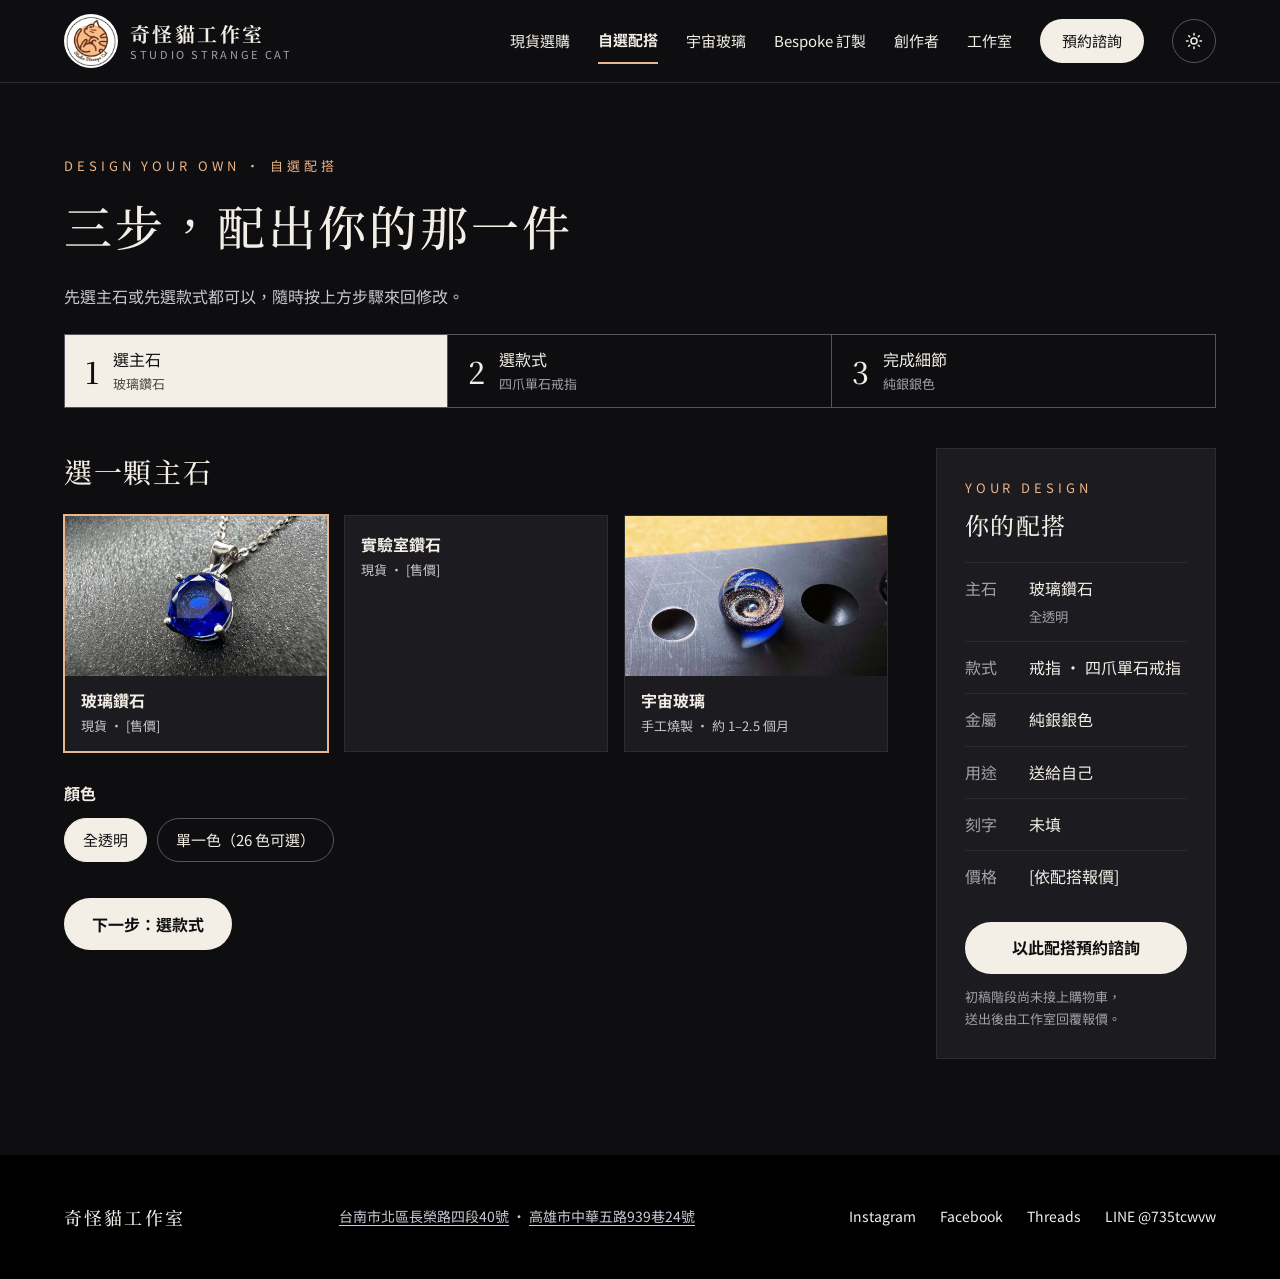
<file: build.html>
<!doctype html>
<html lang="zh-Hant" data-theme="dark">
<head>
<meta charset="utf-8">
<meta name="viewport" content="width=device-width, initial-scale=1">
<title>自選配搭｜三步訂製你的飾品｜奇怪貓工作室</title>
<meta name="description" content="三步自選配搭：選主石（玻璃鑽石、實驗室鑽石、宇宙玻璃）、選款式、完成金屬與刻字，訂製專屬的戒指、項鍊或手鍊。">
<link rel="canonical" href="https://fiveathree.github.io/strangecatstudio/build.html">
<meta property="og:type" content="website">
<meta property="og:site_name" content="奇怪貓工作室 Studio Strange Cat">
<meta property="og:locale" content="zh_TW">
<meta property="og:title" content="自選配搭｜三步訂製你的飾品｜奇怪貓工作室">
<meta property="og:description" content="三步自選配搭：選主石（玻璃鑽石、實驗室鑽石、宇宙玻璃）、選款式、完成金屬與刻字，訂製專屬的戒指、項鍊或手鍊。">
<meta property="og:url" content="https://fiveathree.github.io/strangecatstudio/build.html">
<meta property="og:image" content="https://fiveathree.github.io/strangecatstudio/assets/gd-pendant.jpg">
<meta name="twitter:card" content="summary_large_image">
<link rel="icon" href="favicon.ico" sizes="48x48">
<link rel="icon" type="image/png" sizes="32x32" href="assets/favicon-32.png">
<link rel="icon" type="image/png" sizes="192x192" href="assets/icon-192.png">
<link rel="apple-touch-icon" href="assets/apple-touch-icon.png">
<link rel="manifest" href="site.webmanifest">
<meta name="theme-color" content="#0E0E10">
<script>try{if(localStorage.getItem('ssc-theme')==='light')document.documentElement.removeAttribute('data-theme')}catch(e){}</script>
<link rel="preload" href="assets/fonts/sans-regular.woff" as="font" type="font/woff" crossorigin>
<link rel="stylesheet" href="css/site.css">
</head>
<body>
<div style="background: var(--bg); color: var(--ink); font-family: 'SSC Sans', 'Noto Sans TC', sans-serif; font-size: 16px; line-height: 1.7">

<header class="site-header" style="display: flex; flex-wrap: wrap; align-items: center; justify-content: space-between; gap: 12px 32px; padding: 14px 5%; border-bottom: 1px solid var(--line)">
<a href="index.html" style="display: flex; align-items: center; gap: 12px; text-decoration: none; color: var(--ink)">
<img src="assets/logo.png" alt="" style="width: 54px; height: 54px; border-radius: 50%; object-fit: cover">
<span style="display: flex; flex-direction: column; line-height: 1.3">
<span style="font-family: 'SSC Serif', 'Noto Serif TC', serif; font-size: 20px; font-weight: 700; letter-spacing: 0.12em">奇怪貓工作室</span>
<span style="font-size: 11px; letter-spacing: 0.24em; color: var(--muted)">STUDIO STRANGE CAT</span>
</span>
</a>
<nav aria-label="主選單" style="display: flex; flex-wrap: wrap; align-items: center; gap: 4px 28px; font-size: 15px">
<a href="shop.html" style="display: inline-flex; align-items: center; min-height: 44px; text-decoration: none; color: var(--ink)">現貨選購</a>
<a href="build.html" style="display: inline-flex; align-items: center; min-height: 44px; text-decoration: none; color: var(--ink); font-weight: 700; border-bottom: 2px solid var(--accent)">自選配搭</a>
<a href="series.html" style="display: inline-flex; align-items: center; min-height: 44px; text-decoration: none; color: var(--ink)">宇宙玻璃</a>
<a href="process.html" style="display: inline-flex; align-items: center; min-height: 44px; text-decoration: none; color: var(--ink)">Bespoke 訂製</a>
<a href="about.html" style="display: inline-flex; align-items: center; min-height: 44px; text-decoration: none; color: var(--ink)">創作者</a>
<a href="visit.html" style="display: inline-flex; align-items: center; min-height: 44px; text-decoration: none; color: var(--ink)">工作室</a>
<a href="visit.html" style="display: inline-flex; align-items: center; min-height: 44px; padding: 0 22px; background: var(--ink); color: var(--on-ink); text-decoration: none; border-radius: 999px; font-weight: 500">預約諮詢</a>
<button type="button" class="theme-toggle" aria-pressed="false" aria-label="切換至黑色版本" title="切換至黑色版本"><svg class="icon-moon" aria-hidden="true" width="18" height="18" viewBox="0 0 24 24" fill="none" stroke="currentColor" stroke-width="2" stroke-linecap="round" stroke-linejoin="round"><path d="M21 12.8A9 9 0 1 1 11.2 3a7 7 0 0 0 9.8 9.8z"></path></svg><svg class="icon-sun" aria-hidden="true" width="18" height="18" viewBox="0 0 24 24" fill="none" stroke="currentColor" stroke-width="2" stroke-linecap="round" stroke-linejoin="round"><circle cx="12" cy="12" r="4"></circle><path d="M12 2v2M12 20v2M4.9 4.9l1.4 1.4M17.7 17.7l1.4 1.4M2 12h2M20 12h2M4.9 19.1l1.4-1.4M17.7 6.3l1.4-1.4"></path></svg></button>
</nav>
</header>

<section class="wrap" style="padding-top: 72px; padding-bottom: 24px">
<div class="eyebrow">DESIGN YOUR OWN ・ 自選配搭</div>
<h1 class="h-serif" style="font-size: 48px; margin: 8px 0 16px">三步，配出你的那一件</h1>
<p style="margin: 0; max-width: 640px; color: var(--soft)">先選主石或先選款式都可以，隨時按上方步驟來回修改。</p>
</section>

<section class="wrap" style="padding-bottom: 96px">
<div class="steps-bar" role="group" aria-label="步驟">
<button type="button" class="step-tab" data-step="1" aria-pressed="true"><span class="step-num">1</span><span>選主石<br><small data-sum="stone">玻璃鑽石</small></span></button>
<button type="button" class="step-tab" data-step="2" aria-pressed="false"><span class="step-num">2</span><span>選款式<br><small data-sum="setting">四爪單石戒指</small></span></button>
<button type="button" class="step-tab" data-step="3" aria-pressed="false"><span class="step-num">3</span><span>完成細節<br><small data-sum="metal">純銀銀色</small></span></button>
</div>

<div class="builder">
<div class="builder-main">

<div class="step-panel" data-panel="1">
<h2 class="h-serif" style="font-size: 28px; margin: 0 0 20px">選一顆主石</h2>
<div class="pick-grid pick-grid-3">
<button type="button" class="pick" data-group="stone" data-value="glass" data-label="玻璃鑽石" aria-pressed="true"><img loading="lazy" src="assets/diamond.jpg" alt=""><span class="pick-name">玻璃鑽石</span><span class="pick-note">現貨 ・ [售價]</span></button>
<button type="button" class="pick" data-group="stone" data-value="lab" data-label="實驗室鑽石" aria-pressed="false"><span class="pick-name">實驗室鑽石</span><span class="pick-note">現貨 ・ [售價]</span></button>
<button type="button" class="pick" data-group="stone" data-value="cosmic" data-label="宇宙玻璃" aria-pressed="false"><img loading="lazy" src="assets/galaxy.jpg" alt=""><span class="pick-name">宇宙玻璃</span><span class="pick-note">手工燒製 ・ 約 1–2.5 個月</span></button>
</div>
<div data-show-group="stone" data-show-value="glass" class="sub-block">
<div class="filter-title">顏色</div>
<div class="chip-row">
<button type="button" class="chip" data-group="detail" data-value="全透明" data-label="全透明" aria-pressed="true">全透明</button>
<button type="button" class="chip" data-group="detail" data-value="單一色（26 色可選）" data-label="單一色（26 色可選）" aria-pressed="false">單一色（26 色可選）</button>
</div>
</div>
<div data-show-group="stone" data-show-value="lab" class="sub-block">
<div class="filter-title">規格</div>
<p style="margin: 0; color: var(--soft)">[克拉數、顏色、淨度、切工選項，待提供實驗室鑽石規格後補上]</p>
</div>
<div data-show-group="stone" data-show-value="cosmic" class="sub-block">
<div class="filter-title">宇宙玻璃系列</div>
<div class="chip-row">
<button type="button" class="chip" data-group="detail" data-value="金砂小宇宙 8mm" data-label="金砂小宇宙 8mm" aria-pressed="false">金砂小宇宙 8mm</button>
<button type="button" class="chip" data-group="detail" data-value="金砂宇宙 12–14mm" data-label="金砂宇宙 12–14mm" aria-pressed="false">金砂宇宙 12–14mm</button>
<button type="button" class="chip" data-group="detail" data-value="蛋白石星球 14–20mm" data-label="蛋白石星球 14–20mm" aria-pressed="false">蛋白石星球 14–20mm</button>
<button type="button" class="chip" data-group="detail" data-value="串珠 10–14mm" data-label="串珠 10–14mm" aria-pressed="false">串珠 10–14mm</button>
</div>
</div>
<button type="button" class="step-next" data-go="2">下一步：選款式</button>
</div>

<div class="step-panel" data-panel="2" hidden>
<h2 class="h-serif" style="font-size: 28px; margin: 0 0 20px">選一個款式</h2>
<div class="chip-row" style="margin-bottom: 24px">
<button type="button" class="chip" data-group="bcat" data-value="ring" data-label="戒指" aria-pressed="true">戒指</button>
<button type="button" class="chip" data-group="bcat" data-value="necklace" data-label="項鍊" aria-pressed="false">項鍊</button>
<button type="button" class="chip" data-group="bcat" data-value="earrings" data-label="耳環" aria-pressed="false">耳環</button>
<button type="button" class="chip" data-group="bcat" data-value="bracelet" data-label="手鍊" aria-pressed="false">手鍊</button>
</div>
<div class="pick-grid" data-show-group="bcat" data-show-value="ring">
<button type="button" class="pick" data-group="setting" data-value="ring-0" data-label="四爪單石戒指" aria-pressed="true"><img loading="lazy" src="assets/gd-ring.jpg" alt=""><span class="pick-name">四爪單石戒指</span><span class="pick-note">最經典的鑲法</span></button>
<button type="button" class="pick" data-group="setting" data-value="ring-1" data-label="簡約純銀戒指" aria-pressed="false"><span class="pick-name">簡約純銀戒指</span><span class="pick-note">細圈，主石更突出</span></button>
<button type="button" class="pick" data-group="setting" data-value="ring-2" data-label="雕花純銀戒指" aria-pressed="false"><img loading="lazy" src="assets/flowerring.jpg" alt=""><span class="pick-name">雕花純銀戒指</span><span class="pick-note">大雕花／小雕花</span></button>
<button type="button" class="pick" data-group="setting" data-value="ring-3" data-label="貓咪純銀戒指" aria-pressed="false"><img loading="lazy" src="assets/catring.jpg" alt=""><span class="pick-name">貓咪純銀戒指</span><span class="pick-note">小貓撥弄主石</span></button>
</div>
<div class="pick-grid" data-show-group="bcat" data-show-value="necklace">
<button type="button" class="pick" data-group="setting" data-value="necklace-0" data-label="四爪墜項鍊" aria-pressed="false"><img loading="lazy" src="assets/gd-pendant.jpg" alt=""><span class="pick-name">四爪墜項鍊</span><span class="pick-note">簡潔，襯任何場合</span></button>
<button type="button" class="pick" data-group="setting" data-value="necklace-1" data-label="C 型扣項鍊" aria-pressed="false"><img loading="lazy" src="assets/galaxypendant.jpg" alt=""><span class="pick-name">C 型扣項鍊</span><span class="pick-note">純銀包覆圓珠</span></button>
<button type="button" class="pick" data-group="setting" data-value="necklace-2" data-label="月亮太空人項鍊" aria-pressed="false"><img loading="lazy" src="assets/moon.jpg" alt=""><span class="pick-name">月亮太空人項鍊</span><span class="pick-note">童趣造型</span></button>
<button type="button" class="pick" data-group="setting" data-value="necklace-3" data-label="小腳印項鍊" aria-pressed="false"><img loading="lazy" src="assets/paw.jpg" alt=""><span class="pick-name">小腳印項鍊</span><span class="pick-note">毛孩主題</span></button>
<button type="button" class="pick" data-group="setting" data-value="necklace-4" data-label="愛心之翼項鍊" aria-pressed="false"><img loading="lazy" src="assets/heart.jpg" alt=""><span class="pick-name">愛心之翼項鍊</span><span class="pick-note">送禮常選</span></button>
</div>
<div class="pick-grid" data-show-group="bcat" data-show-value="earrings">
<button type="button" class="pick" data-group="setting" data-value="earrings-0" data-label="純銀耳針" aria-pressed="false"><img loading="lazy" src="assets/gd-earrings.jpg" alt=""><span class="pick-name">純銀耳針</span><span class="pick-note">一對，可改不銹鋼耳針</span></button>
</div>
<div class="pick-grid" data-show-group="bcat" data-show-value="bracelet">
<button type="button" class="pick" data-group="setting" data-value="bracelet-0" data-label="細鍊手鍊" aria-pressed="false"><img loading="lazy" src="assets/gd-bracelet.jpg" alt=""><span class="pick-name">細鍊手鍊</span><span class="pick-note">單石置中</span></button>
<button type="button" class="pick" data-group="setting" data-value="bracelet-1" data-label="串珠手鍊" aria-pressed="false"><img loading="lazy" src="assets/bead.jpg" alt=""><span class="pick-name">串珠手鍊</span><span class="pick-note">純銀蛇鍊配串珠</span></button>
</div>
<button type="button" class="step-next" data-go="3">下一步：完成細節</button>
</div>

<div class="step-panel" data-panel="3" hidden>
<h2 class="h-serif" style="font-size: 28px; margin: 0 0 20px">完成細節</h2>
<div class="sub-block" style="margin-top: 0">
<div class="filter-title">金屬</div>
<div class="chip-row">
<button type="button" class="chip" data-group="metal" data-value="純銀銀色" data-label="純銀銀色" aria-pressed="true">純銀銀色</button>
<button type="button" class="chip" data-group="metal" data-value="純銀金色" data-label="純銀金色" aria-pressed="false">純銀金色</button>
<button type="button" class="chip" data-group="metal" data-value="電鍍 18K 白金" data-label="電鍍 18K 白金" aria-pressed="false">電鍍 18K 白金 +NT$1,800</button>
</div>
</div>
<div class="sub-block">
<div class="filter-title">這件作品是</div>
<div class="chip-row">
<button type="button" class="chip" data-group="purpose" data-value="self" data-label="送給自己" aria-pressed="true">送給自己</button>
<button type="button" class="chip" data-group="purpose" data-value="gift" data-label="送禮" aria-pressed="false">送禮</button>
<button type="button" class="chip" data-group="purpose" data-value="couple" data-label="情侶對飾" aria-pressed="false">情侶對飾</button>
<button type="button" class="chip" data-group="purpose" data-value="memorial" data-label="紀念" aria-pressed="false">紀念</button>
</div>
<p data-show-group="purpose" data-show-value="memorial" style="margin: 12px 0 0; font-size: 14px; color: var(--soft)">紀念訂製可將毛髮或骨灰以高溫存入玻璃，適用於宇宙玻璃與玻璃鑽石。下單後我們會說明寄送方式。</p>
<p data-show-group="purpose" data-show-value="couple" style="margin: 12px 0 0; font-size: 14px; color: var(--soft)">對飾會以一對計算，可在備註說明兩件的尺寸與配色。</p>
</div>
<div class="sub-block">
<label class="filter-title" for="engrave">刻字（選填，視款式而定）</label>
<input id="engrave" type="text" maxlength="20" placeholder="名字、日期或一句話" style="width: 100%; max-width: 420px; min-height: 48px; padding: 0 12px; font-size: 16px; border: 1px solid var(--line2); border-radius: 6px; box-sizing: border-box">
</div>
</div>

</div>

<aside class="summary" aria-label="你的配搭">
<div class="eyebrow">YOUR DESIGN</div>
<div class="h-serif" style="font-size: 24px; margin: 6px 0 16px">你的配搭</div>
<dl>
<dt>主石</dt><dd><span data-sum="stone">玻璃鑽石</span><br><small data-sum="detail">全透明</small></dd>
<dt>款式</dt><dd><span data-sum="bcat">戒指</span> ・ <span data-sum="setting">四爪單石戒指</span></dd>
<dt>金屬</dt><dd data-sum="metal">純銀銀色</dd>
<dt>用途</dt><dd data-sum="purpose">送給自己</dd>
<dt>刻字</dt><dd id="engrave-out">未填</dd>
<dt>價格</dt><dd>[依配搭報價]</dd>
</dl>
<a href="visit.html" class="summary-cta">以此配搭預約諮詢</a>
<p style="margin: 12px 0 0; font-size: 13px; color: var(--muted)">初稿階段尚未接上購物車，送出後由工作室回覆報價。</p>
</aside>
</div>
</section>

<footer style="background: var(--night); color: #C9CDD8; padding: 40px 5%">
<div style="max-width: 1280px; margin: 0 auto; display: flex; flex-wrap: wrap; gap: 16px 40px; align-items: center; justify-content: space-between; font-size: 14px">
<span style="font-family: 'SSC Serif', 'Noto Serif TC', serif; font-size: 18px; letter-spacing: 0.12em; color: #F6F2EB">奇怪貓工作室</span>
<span class="footer-addr"><a href="https://www.google.com/maps/search/?api=1&amp;query=台南市北區長榮路四段40號">台南市北區長榮路四段40號</a><span class="sep"> ・ </span><a href="https://www.google.com/maps/search/?api=1&amp;query=高雄市中華五路939巷24號">高雄市中華五路939巷24號</a></span>
<span style="display: flex; flex-wrap: wrap; gap: 4px 24px">
<a href="https://www.instagram.com/studiostrangecat/" style="display: inline-flex; align-items: center; min-height: 44px; color: #F6F2EB; text-decoration: none">Instagram</a>
<a href="https://www.facebook.com/studiostrangecat" style="display: inline-flex; align-items: center; min-height: 44px; color: #F6F2EB; text-decoration: none">Facebook</a>
<a href="https://www.threads.com/@studiostrangecat" style="display: inline-flex; align-items: center; min-height: 44px; color: #F6F2EB; text-decoration: none">Threads</a>
<a href="https://lin.ee/9DuIwy4" style="display: inline-flex; align-items: center; min-height: 44px; color: #F6F2EB; text-decoration: none">LINE @735tcwvw</a>
</span>
</div>
</footer>

</div>
<script src="js/config.js"></script>
<script src="js/site.js"></script>
</body>
</html>
</file>
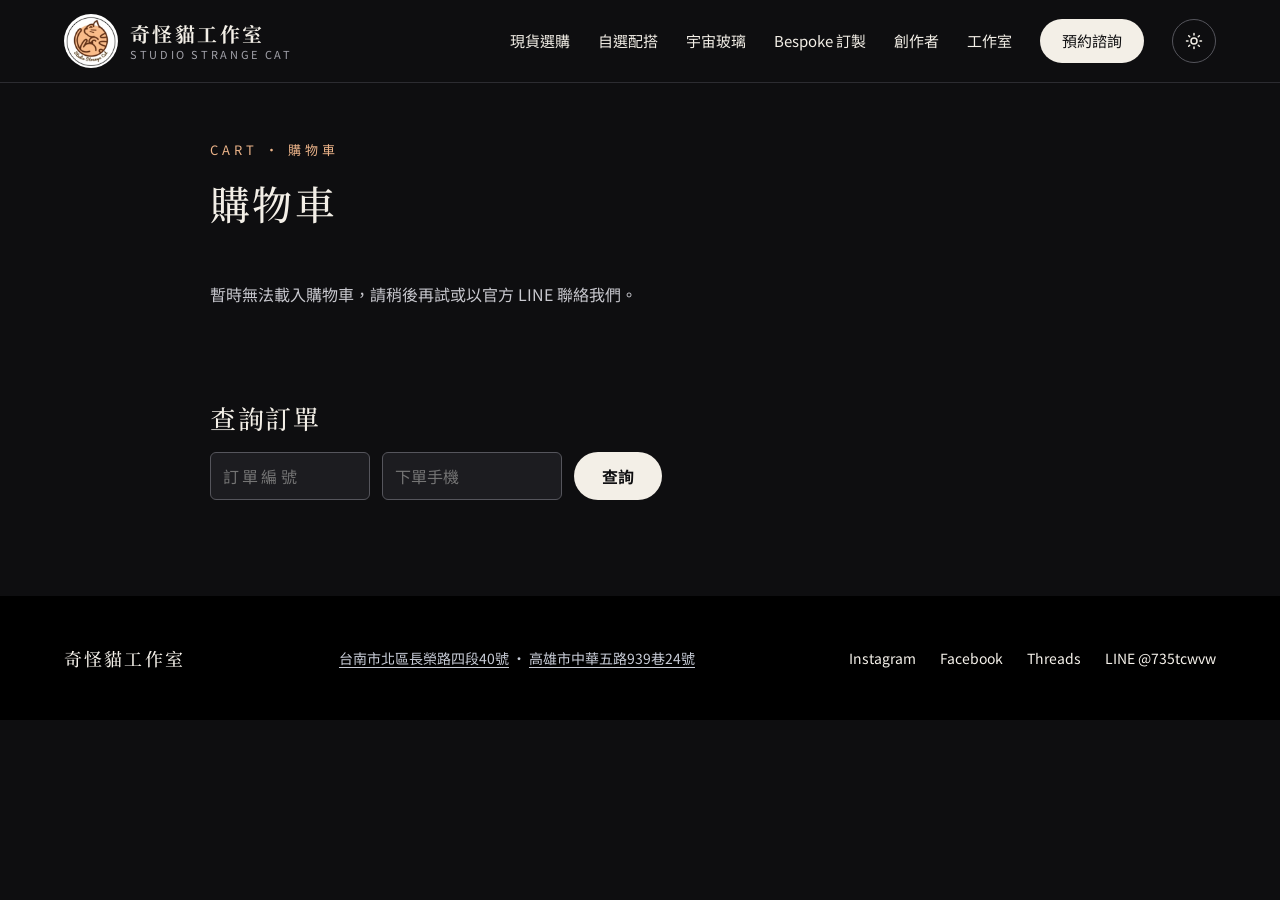
<file: cart.html>
<!doctype html>
<html lang="zh-Hant" data-theme="dark">
<head>
<meta charset="utf-8">
<meta name="viewport" content="width=device-width, initial-scale=1">
<title>購物車｜奇怪貓工作室</title>
<meta name="robots" content="noindex">
<link rel="icon" href="favicon.ico" sizes="48x48">
<link rel="icon" type="image/png" sizes="32x32" href="assets/favicon-32.png">
<link rel="icon" type="image/png" sizes="192x192" href="assets/icon-192.png">
<link rel="apple-touch-icon" href="assets/apple-touch-icon.png">
<link rel="manifest" href="site.webmanifest">
<meta name="theme-color" content="#0E0E10">
<script>try{if(localStorage.getItem('ssc-theme')==='light')document.documentElement.removeAttribute('data-theme')}catch(e){}</script>
<link rel="preload" href="assets/fonts/sans-regular.woff" as="font" type="font/woff" crossorigin>
<link rel="stylesheet" href="css/site.css">
</head>
<body>
<div style="background: var(--bg); color: var(--ink); font-family: 'SSC Sans', 'Noto Sans TC', sans-serif; font-size: 16px; line-height: 1.7">

<header class="site-header" style="display: flex; flex-wrap: wrap; align-items: center; justify-content: space-between; gap: 12px 32px; padding: 14px 5%; border-bottom: 1px solid var(--line)">
<a href="index.html" style="display: flex; align-items: center; gap: 12px; text-decoration: none; color: var(--ink)">
<img src="assets/logo.png" alt="" style="width: 54px; height: 54px; border-radius: 50%; object-fit: cover">
<span style="display: flex; flex-direction: column; line-height: 1.3">
<span style="font-family: 'SSC Serif', 'Noto Serif TC', serif; font-size: 20px; font-weight: 700; letter-spacing: 0.12em">奇怪貓工作室</span>
<span style="font-size: 11px; letter-spacing: 0.24em; color: var(--muted)">STUDIO STRANGE CAT</span>
</span>
</a>
<nav aria-label="主選單" style="display: flex; flex-wrap: wrap; align-items: center; gap: 4px 28px; font-size: 15px">
<a href="shop.html" style="display: inline-flex; align-items: center; min-height: 44px; text-decoration: none; color: var(--ink)">現貨選購</a>
<a href="build.html" style="display: inline-flex; align-items: center; min-height: 44px; text-decoration: none; color: var(--ink)">自選配搭</a>
<a href="series.html" style="display: inline-flex; align-items: center; min-height: 44px; text-decoration: none; color: var(--ink)">宇宙玻璃</a>
<a href="process.html" style="display: inline-flex; align-items: center; min-height: 44px; text-decoration: none; color: var(--ink)">Bespoke 訂製</a>
<a href="about.html" style="display: inline-flex; align-items: center; min-height: 44px; text-decoration: none; color: var(--ink)">創作者</a>
<a href="visit.html" style="display: inline-flex; align-items: center; min-height: 44px; text-decoration: none; color: var(--ink)">工作室</a>
<a href="visit.html" style="display: inline-flex; align-items: center; min-height: 44px; padding: 0 22px; background: var(--ink); color: var(--on-ink); text-decoration: none; border-radius: 999px; font-weight: 500">預約諮詢</a>
<button type="button" class="theme-toggle" aria-pressed="false" aria-label="切換至黑色版本" title="切換至黑色版本"><svg class="icon-moon" aria-hidden="true" width="18" height="18" viewBox="0 0 24 24" fill="none" stroke="currentColor" stroke-width="2" stroke-linecap="round" stroke-linejoin="round"><path d="M21 12.8A9 9 0 1 1 11.2 3a7 7 0 0 0 9.8 9.8z"></path></svg><svg class="icon-sun" aria-hidden="true" width="18" height="18" viewBox="0 0 24 24" fill="none" stroke="currentColor" stroke-width="2" stroke-linecap="round" stroke-linejoin="round"><circle cx="12" cy="12" r="4"></circle><path d="M12 2v2M12 20v2M4.9 4.9l1.4 1.4M17.7 17.7l1.4 1.4M2 12h2M20 12h2M4.9 19.1l1.4-1.4M17.7 6.3l1.4-1.4"></path></svg></button>
</nav>
</header>

<section class="wrap" style="padding-top: 56px; padding-bottom: 96px; max-width: 860px">
<div class="eyebrow">CART ・ 購物車</div>
<h1 class="h-serif" style="font-size: 40px; margin: 8px 0 28px">購物車</h1>

<div id="cart-app" class="bk">
<p id="cart-loading" style="color: var(--soft)">載入中…</p>

<div id="cart-empty" hidden>
<p style="color: var(--soft)">購物車是空的。</p>
<a href="shop.html" class="bk-cal">去現貨選購看看</a>
</div>

<form id="cart-form" class="bk" hidden novalidate>
<div id="cart-items" class="cart-items"></div>

<div>
<div class="filter-title">取貨方式</div>
<div id="cart-ship" class="chip-row"></div>
<div class="bk-input" id="cart-shipto-wrap" style="margin-top: 14px" hidden><label for="cart-shipto" id="cart-shipto-label"></label><input id="cart-shipto" type="text" maxlength="160"></div>
</div>

<div>
<div class="filter-title">聯絡資料</div>
<div class="bk-form">
<div class="bk-input"><label for="cart-name">姓名</label><input id="cart-name" type="text" maxlength="40" autocomplete="name" required></div>
<div class="bk-input"><label for="cart-phone">手機</label><input id="cart-phone" type="tel" maxlength="20" autocomplete="tel" inputmode="tel" required></div>
<div class="bk-input"><label for="cart-email">Email（選填）</label><input id="cart-email" type="email" maxlength="80" autocomplete="email"></div>
<div class="bk-input"><label for="cart-line">LINE ID（選填）</label><input id="cart-line" type="text" maxlength="40"></div>
<div class="bk-input bk-input-wide"><label for="cart-note">備註（選填）</label><textarea id="cart-note" rows="2" maxlength="300" placeholder="例如：戒圍、鍊長、送禮包裝"></textarea></div>
</div>
</div>

<div class="cart-points">
<div class="filter-title" style="margin: 0">優惠碼</div>
<div class="bk-pay">
<input id="cart-promo-code" type="text" maxlength="20" placeholder="輸入優惠碼" aria-label="優惠碼" style="width: 170px; letter-spacing: 0; text-transform: uppercase">
<button type="button" class="bk-submit" id="cart-promo-go">套用</button>
</div>
<p id="cart-promo-status" class="bk-hint" role="status" style="margin: 0"></p>
</div>

<div class="cart-points" id="cart-points" hidden>
<div class="filter-title" style="margin: 0">使用積分</div>
<p class="bk-hint" style="margin: 0" id="cart-points-hint"></p>
<div class="bk-pay" id="cart-points-check">
<input id="cart-points-code" type="text" maxlength="12" placeholder="過往訂單或預約編號" aria-label="過往訂單或預約編號" style="width: 170px; letter-spacing: 0">
<button type="button" class="bk-submit" id="cart-points-go">查詢積分</button>
</div>
<div class="bk-pay" id="cart-points-use" hidden>
<input id="cart-points-n" type="number" inputmode="numeric" min="0" step="1" aria-label="使用積分數量" style="letter-spacing: 0">
<span id="cart-points-have" style="align-self: center; color: var(--soft)"></span>
</div>
<p id="cart-points-error" class="bk-error" role="alert" hidden style="margin: 0"></p>
</div>

<dl class="cart-total">
<div><dt>商品小計</dt><dd id="cart-subtotal"></dd></div>
<div id="cart-promo-row" hidden><dt>優惠碼</dt><dd id="cart-promo-off"></dd></div>
<div id="cart-discount-row" hidden><dt>積分折抵</dt><dd id="cart-discount"></dd></div>
<div><dt>運費</dt><dd id="cart-fee"></dd></div>
<div class="cart-grand"><dt>合計</dt><dd id="cart-grand"></dd></div>
</dl>

<label class="cart-check"><input id="cart-marketing" type="checkbox"> 我願意收到奇怪貓工作室的新品與活動消息（可隨時用 LINE 告知取消）</label>
<p id="cart-free-hint" class="bk-hint" style="margin: 0"></p>
<p id="cart-earn" class="bk-hint" style="margin: 0"></p>
<p id="cart-error" class="bk-error" role="alert" hidden></p>
<button type="submit" class="bk-submit" id="cart-submit">送出訂單</button>
<p class="bk-hint">付款方式：銀行轉帳。送出後會顯示訂單編號，匯款後回報帳號末五碼，工作室確認後出貨。<br>你填寫的資料只用於處理這筆訂單與聯絡。</p>
</form>

<div id="cart-done" hidden></div>
</div>

<h2 class="h-serif" style="font-size: 26px; margin: 72px 0 12px" id="lookup">查詢訂單</h2>
<form id="lookup-form" class="bk-pay">
<input id="lookup-code" type="text" maxlength="12" placeholder="訂單編號" aria-label="訂單編號" style="width: 160px" required>
<input id="lookup-phone" type="tel" maxlength="20" placeholder="下單手機" aria-label="下單手機" style="width: 180px; letter-spacing: 0" required>
<button type="submit" class="bk-submit">查詢</button>
</form>
<p id="lookup-error" class="bk-error" role="alert" hidden></p>
<div id="lookup-result" hidden style="margin-top: 16px"></div>
</section>

<footer style="background: var(--night); color: #C9CDD8; padding: 40px 5%">
<div style="max-width: 1280px; margin: 0 auto; display: flex; flex-wrap: wrap; gap: 16px 40px; align-items: center; justify-content: space-between; font-size: 14px">
<span style="font-family: 'SSC Serif', 'Noto Serif TC', serif; font-size: 18px; letter-spacing: 0.12em; color: #F6F2EB">奇怪貓工作室</span>
<span class="footer-addr"><a href="https://www.google.com/maps/search/?api=1&amp;query=台南市北區長榮路四段40號">台南市北區長榮路四段40號</a><span class="sep"> ・ </span><a href="https://www.google.com/maps/search/?api=1&amp;query=高雄市中華五路939巷24號">高雄市中華五路939巷24號</a></span>
<span style="display: flex; flex-wrap: wrap; gap: 4px 24px">
<a href="https://www.instagram.com/studiostrangecat/" style="display: inline-flex; align-items: center; min-height: 44px; color: #F6F2EB; text-decoration: none">Instagram</a>
<a href="https://www.facebook.com/studiostrangecat" style="display: inline-flex; align-items: center; min-height: 44px; color: #F6F2EB; text-decoration: none">Facebook</a>
<a href="https://www.threads.com/@studiostrangecat" style="display: inline-flex; align-items: center; min-height: 44px; color: #F6F2EB; text-decoration: none">Threads</a>
<a href="https://lin.ee/9DuIwy4" style="display: inline-flex; align-items: center; min-height: 44px; color: #F6F2EB; text-decoration: none">LINE @735tcwvw</a>
</span>
</div>
</footer>

</div>
<script src="js/config.js"></script>
<script src="js/shop.js"></script>
<script src="js/site.js"></script>
</body>
</html>
</file>
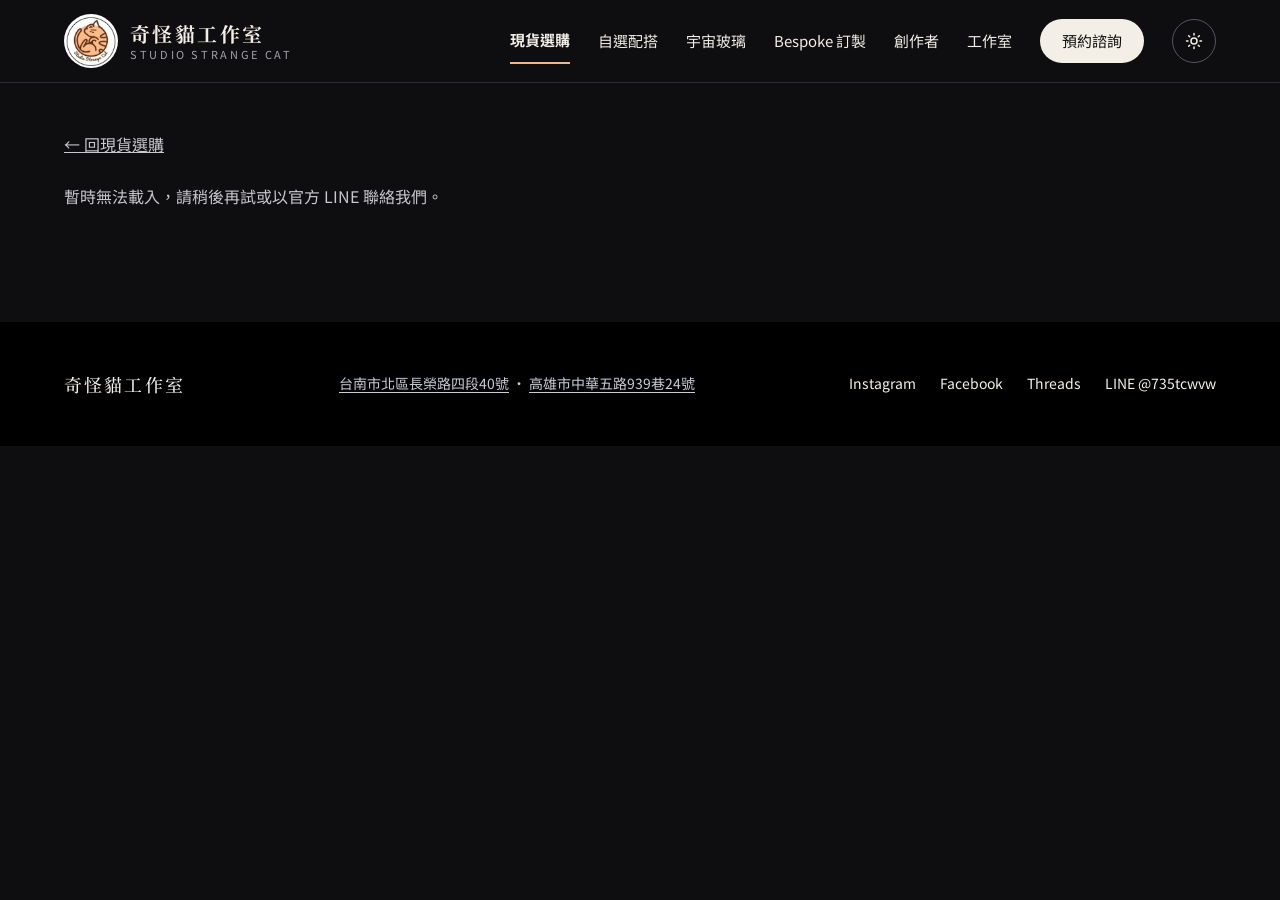
<file: item.html>
<!doctype html>
<html lang="zh-Hant" data-theme="dark">
<head>
<meta charset="utf-8">
<meta name="viewport" content="width=device-width, initial-scale=1">
<title>貨品｜奇怪貓工作室</title>
<meta name="description" content="奇怪貓工作室的玻璃鑽石、實驗室鑽石、水晶鍊與宇宙玻璃飾品。">
<link rel="icon" href="favicon.ico" sizes="48x48">
<link rel="icon" type="image/png" sizes="32x32" href="assets/favicon-32.png">
<link rel="icon" type="image/png" sizes="192x192" href="assets/icon-192.png">
<link rel="apple-touch-icon" href="assets/apple-touch-icon.png">
<link rel="manifest" href="site.webmanifest">
<meta name="theme-color" content="#0E0E10">
<script>try{if(localStorage.getItem('ssc-theme')==='light')document.documentElement.removeAttribute('data-theme')}catch(e){}</script>
<link rel="preload" href="assets/fonts/sans-regular.woff" as="font" type="font/woff" crossorigin>
<link rel="stylesheet" href="css/site.css">
</head>
<body>
<div style="background: var(--bg); color: var(--ink); font-family: 'SSC Sans', 'Noto Sans TC', sans-serif; font-size: 16px; line-height: 1.7">

<header class="site-header" style="display: flex; flex-wrap: wrap; align-items: center; justify-content: space-between; gap: 12px 32px; padding: 14px 5%; border-bottom: 1px solid var(--line)">
<a href="index.html" style="display: flex; align-items: center; gap: 12px; text-decoration: none; color: var(--ink)">
<img src="assets/logo.png" alt="" style="width: 54px; height: 54px; border-radius: 50%; object-fit: cover">
<span style="display: flex; flex-direction: column; line-height: 1.3">
<span style="font-family: 'SSC Serif', 'Noto Serif TC', serif; font-size: 20px; font-weight: 700; letter-spacing: 0.12em">奇怪貓工作室</span>
<span style="font-size: 11px; letter-spacing: 0.24em; color: var(--muted)">STUDIO STRANGE CAT</span>
</span>
</a>
<nav aria-label="主選單" style="display: flex; flex-wrap: wrap; align-items: center; gap: 4px 28px; font-size: 15px">
<a href="shop.html" style="display: inline-flex; align-items: center; min-height: 44px; text-decoration: none; color: var(--ink); font-weight: 700; border-bottom: 2px solid var(--accent)">現貨選購</a>
<a href="build.html" style="display: inline-flex; align-items: center; min-height: 44px; text-decoration: none; color: var(--ink)">自選配搭</a>
<a href="series.html" style="display: inline-flex; align-items: center; min-height: 44px; text-decoration: none; color: var(--ink)">宇宙玻璃</a>
<a href="process.html" style="display: inline-flex; align-items: center; min-height: 44px; text-decoration: none; color: var(--ink)">Bespoke 訂製</a>
<a href="about.html" style="display: inline-flex; align-items: center; min-height: 44px; text-decoration: none; color: var(--ink)">創作者</a>
<a href="visit.html" style="display: inline-flex; align-items: center; min-height: 44px; text-decoration: none; color: var(--ink)">工作室</a>
<a href="visit.html" style="display: inline-flex; align-items: center; min-height: 44px; padding: 0 22px; background: var(--ink); color: var(--on-ink); text-decoration: none; border-radius: 999px; font-weight: 500">預約諮詢</a>
<button type="button" class="theme-toggle" aria-pressed="false" aria-label="切換至黑色版本" title="切換至黑色版本"><svg class="icon-moon" aria-hidden="true" width="18" height="18" viewBox="0 0 24 24" fill="none" stroke="currentColor" stroke-width="2" stroke-linecap="round" stroke-linejoin="round"><path d="M21 12.8A9 9 0 1 1 11.2 3a7 7 0 0 0 9.8 9.8z"></path></svg><svg class="icon-sun" aria-hidden="true" width="18" height="18" viewBox="0 0 24 24" fill="none" stroke="currentColor" stroke-width="2" stroke-linecap="round" stroke-linejoin="round"><circle cx="12" cy="12" r="4"></circle><path d="M12 2v2M12 20v2M4.9 4.9l1.4 1.4M17.7 17.7l1.4 1.4M2 12h2M20 12h2M4.9 19.1l1.4-1.4M17.7 6.3l1.4-1.4"></path></svg></button>
</nav>
</header>

<section class="wrap" style="padding-top: 40px; padding-bottom: 96px">
<a href="shop.html" style="display: inline-flex; align-items: center; min-height: 44px; color: var(--soft)">← 回現貨選購</a>
<p id="item-loading" style="color: var(--soft)">載入中…</p>
<div id="item-missing" hidden>
<h1 class="h-serif" style="font-size: 32px; margin: 24px 0 12px">找不到這件貨品</h1>
<p style="color: var(--soft)">它可能已經下架了。</p>
<a href="shop.html" class="bk-cal">看看其他作品</a>
</div>

<div id="item-body" class="item" hidden>
<div class="item-photos">
<img id="item-photo" alt="" hidden>
<span id="item-nophoto" class="ph" hidden>[產品相片]</span>
<div id="item-thumbs" class="item-thumbs"></div>
</div>
<div class="item-info">
<div class="p-meta"><span class="badge" id="item-badge"></span><span id="item-crumb"></span></div>
<h1 class="h-serif" id="item-name"></h1>
<p id="item-note" style="margin: 0; color: var(--soft)"></p>
<p id="item-price" class="item-price"></p>
<div id="item-options"></div>
<p id="item-stock" style="margin: 0; color: var(--accent)"></p>
<button type="button" class="bk-submit" id="item-buy" hidden>加入購物車</button>
<a href="visit.html" class="bk-submit item-ask" id="item-ask" hidden>預約諮詢／洽詢</a>
<p id="item-hint" class="bk-hint" role="status" style="margin: 0"></p>
<a href="cart.html" class="bk-cal" id="item-cart" hidden>查看購物車</a>
<p id="item-desc" class="item-desc" hidden></p>
</div>
</div>
</section>

<footer style="background: var(--night); color: #C9CDD8; padding: 40px 5%">
<div style="max-width: 1280px; margin: 0 auto; display: flex; flex-wrap: wrap; gap: 16px 40px; align-items: center; justify-content: space-between; font-size: 14px">
<span style="font-family: 'SSC Serif', 'Noto Serif TC', serif; font-size: 18px; letter-spacing: 0.12em; color: #F6F2EB">奇怪貓工作室</span>
<span class="footer-addr"><a href="https://www.google.com/maps/search/?api=1&amp;query=台南市北區長榮路四段40號">台南市北區長榮路四段40號</a><span class="sep"> ・ </span><a href="https://www.google.com/maps/search/?api=1&amp;query=高雄市中華五路939巷24號">高雄市中華五路939巷24號</a></span>
<span style="display: flex; flex-wrap: wrap; gap: 4px 24px">
<a href="https://www.instagram.com/studiostrangecat/" style="display: inline-flex; align-items: center; min-height: 44px; color: #F6F2EB; text-decoration: none">Instagram</a>
<a href="https://www.facebook.com/studiostrangecat" style="display: inline-flex; align-items: center; min-height: 44px; color: #F6F2EB; text-decoration: none">Facebook</a>
<a href="https://www.threads.com/@studiostrangecat" style="display: inline-flex; align-items: center; min-height: 44px; color: #F6F2EB; text-decoration: none">Threads</a>
<a href="https://lin.ee/9DuIwy4" style="display: inline-flex; align-items: center; min-height: 44px; color: #F6F2EB; text-decoration: none">LINE @735tcwvw</a>
</span>
</div>
</footer>

</div>
<script src="js/config.js"></script>
<script src="js/shop.js"></script>
<script src="js/site.js"></script>
</body>
</html>
</file>
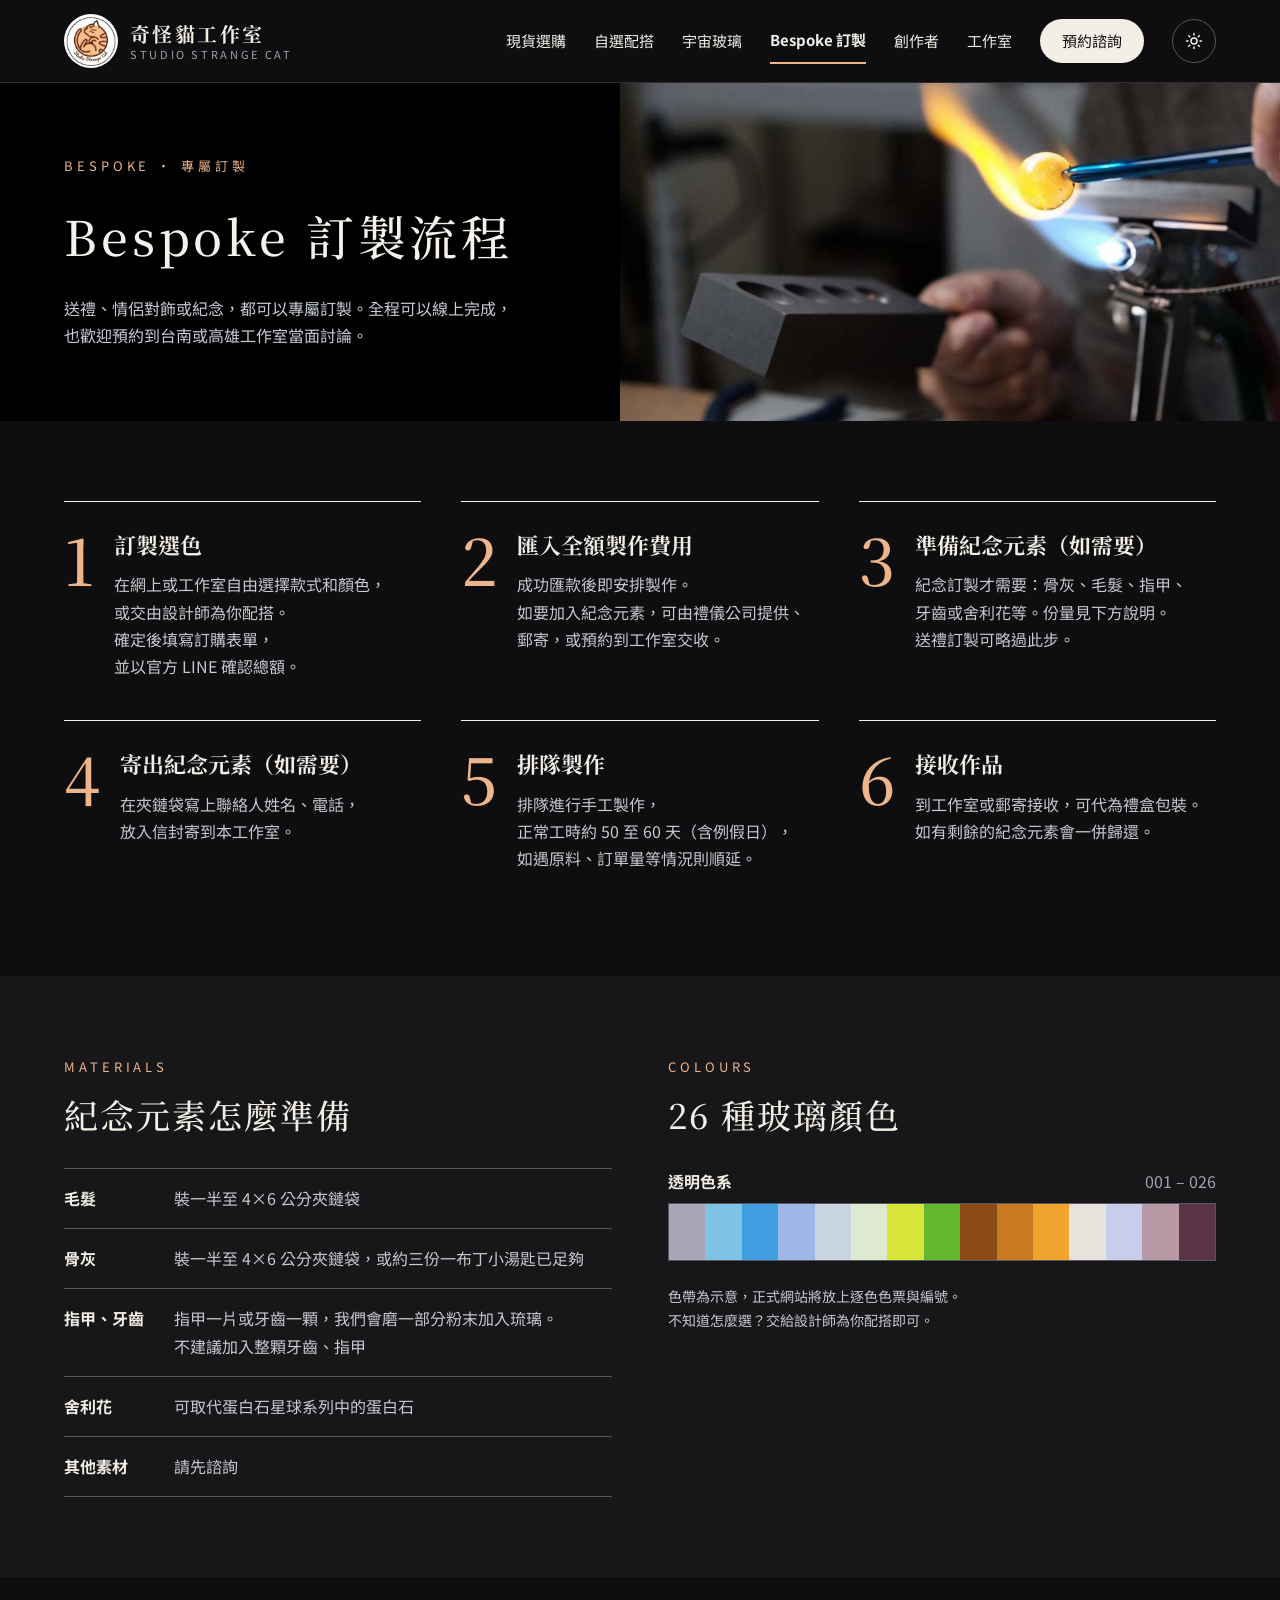
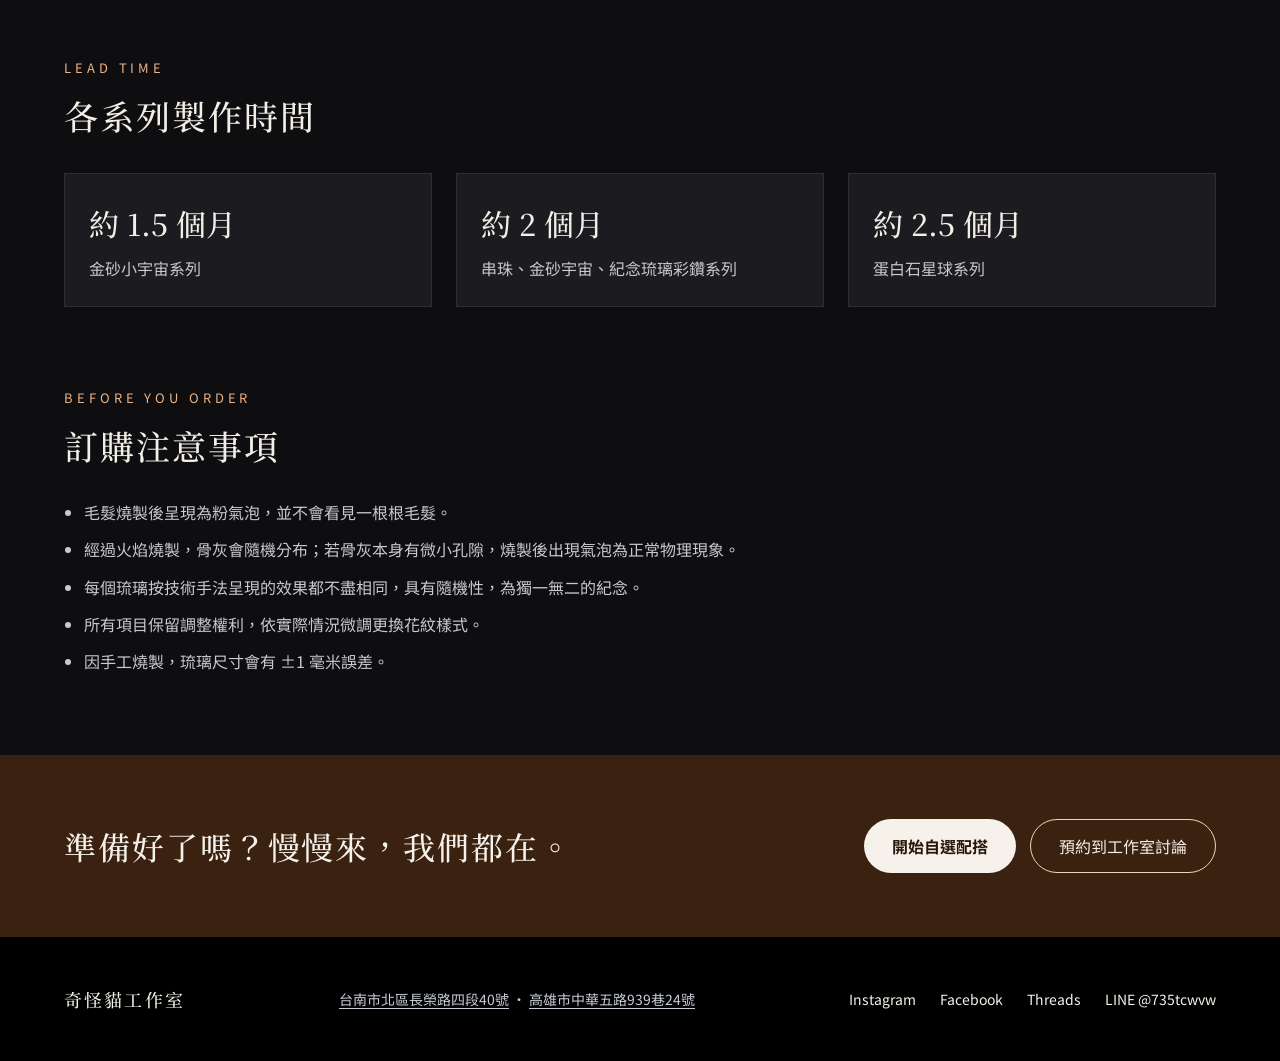
<file: process.html>
<!doctype html>
<html lang="zh-Hant" data-theme="dark">
<head>
<meta charset="utf-8">
<meta name="viewport" content="width=device-width, initial-scale=1">
<title>Bespoke 訂製流程｜紀念琉璃・情侶對戒・送禮｜奇怪貓工作室</title>
<meta name="description" content="Bespoke 訂製六個步驟：送禮、情侶紀念或寵物毛髮、骨灰紀念琉璃都可以，了解紀念元素準備方式、玻璃顏色與製作時間。">
<link rel="canonical" href="https://fiveathree.github.io/strangecatstudio/process.html">
<meta property="og:type" content="website">
<meta property="og:site_name" content="奇怪貓工作室 Studio Strange Cat">
<meta property="og:locale" content="zh_TW">
<meta property="og:title" content="Bespoke 訂製流程｜紀念琉璃・情侶對戒・送禮｜奇怪貓工作室">
<meta property="og:description" content="Bespoke 訂製六個步驟：送禮、情侶紀念或寵物毛髮、骨灰紀念琉璃都可以，了解紀念元素準備方式、玻璃顏色與製作時間。">
<meta property="og:url" content="https://fiveathree.github.io/strangecatstudio/process.html">
<meta property="og:image" content="https://fiveathree.github.io/strangecatstudio/assets/hands.jpg">
<meta name="twitter:card" content="summary_large_image">
<link rel="icon" href="favicon.ico" sizes="48x48">
<link rel="icon" type="image/png" sizes="32x32" href="assets/favicon-32.png">
<link rel="icon" type="image/png" sizes="192x192" href="assets/icon-192.png">
<link rel="apple-touch-icon" href="assets/apple-touch-icon.png">
<link rel="manifest" href="site.webmanifest">
<meta name="theme-color" content="#0E0E10">
<script>try{if(localStorage.getItem('ssc-theme')==='light')document.documentElement.removeAttribute('data-theme')}catch(e){}</script>
<link rel="preload" href="assets/fonts/sans-regular.woff" as="font" type="font/woff" crossorigin>
<link rel="stylesheet" href="css/site.css">
</head>
<body>
<div style="background: var(--bg); color: var(--ink); font-family: 'SSC Sans', 'Noto Sans TC', sans-serif; font-size: 16px; line-height: 1.7">

<header class="site-header" style="display: flex; flex-wrap: wrap; align-items: center; justify-content: space-between; gap: 12px 32px; padding: 14px 5%; border-bottom: 1px solid var(--line)">
<a href="index.html" style="display: flex; align-items: center; gap: 12px; text-decoration: none; color: var(--ink)">
<img src="assets/logo.png" alt="" style="width: 54px; height: 54px; border-radius: 50%; object-fit: cover">
<span style="display: flex; flex-direction: column; line-height: 1.3">
<span style="font-family: 'SSC Serif', 'Noto Serif TC', serif; font-size: 20px; font-weight: 700; letter-spacing: 0.12em">奇怪貓工作室</span>
<span style="font-size: 11px; letter-spacing: 0.24em; color: var(--muted)">STUDIO STRANGE CAT</span>
</span>
</a>
<nav aria-label="主選單" style="display: flex; flex-wrap: wrap; align-items: center; gap: 4px 28px; font-size: 15px">
<a href="shop.html" style="display: inline-flex; align-items: center; min-height: 44px; text-decoration: none; color: var(--ink)">現貨選購</a>
<a href="build.html" style="display: inline-flex; align-items: center; min-height: 44px; text-decoration: none; color: var(--ink)">自選配搭</a>
<a href="series.html" style="display: inline-flex; align-items: center; min-height: 44px; text-decoration: none; color: var(--ink)">宇宙玻璃</a>
<a href="process.html" style="display: inline-flex; align-items: center; min-height: 44px; text-decoration: none; color: var(--ink); font-weight: 700; border-bottom: 2px solid var(--accent)">Bespoke 訂製</a>
<a href="about.html" style="display: inline-flex; align-items: center; min-height: 44px; text-decoration: none; color: var(--ink)">創作者</a>
<a href="visit.html" style="display: inline-flex; align-items: center; min-height: 44px; text-decoration: none; color: var(--ink)">工作室</a>
<a href="visit.html" style="display: inline-flex; align-items: center; min-height: 44px; padding: 0 22px; background: var(--ink); color: var(--on-ink); text-decoration: none; border-radius: 999px; font-weight: 500">預約諮詢</a>
<button type="button" class="theme-toggle" aria-pressed="false" aria-label="切換至黑色版本" title="切換至黑色版本"><svg class="icon-moon" aria-hidden="true" width="18" height="18" viewBox="0 0 24 24" fill="none" stroke="currentColor" stroke-width="2" stroke-linecap="round" stroke-linejoin="round"><path d="M21 12.8A9 9 0 1 1 11.2 3a7 7 0 0 0 9.8 9.8z"></path></svg><svg class="icon-sun" aria-hidden="true" width="18" height="18" viewBox="0 0 24 24" fill="none" stroke="currentColor" stroke-width="2" stroke-linecap="round" stroke-linejoin="round"><circle cx="12" cy="12" r="4"></circle><path d="M12 2v2M12 20v2M4.9 4.9l1.4 1.4M17.7 17.7l1.4 1.4M2 12h2M20 12h2M4.9 19.1l1.4-1.4M17.7 6.3l1.4-1.4"></path></svg></button>
</nav>
</header>

<section style="display: flex; flex-wrap: wrap; background: var(--night); color: #F6F2EB">
<div style="flex: 1 1 440px; box-sizing: border-box; padding: 72px 5%; display: flex; flex-direction: column; gap: 18px; justify-content: center">
<div style="font-size: 13px; letter-spacing: 0.3em; color: #EEB58A">BESPOKE ・ 專屬訂製</div>
<h1 style="margin: 0; font-family: 'SSC Serif', 'Noto Serif TC', serif; font-weight: 500; font-size: 48px; letter-spacing: 0.08em">Bespoke 訂製流程</h1>
<p style="margin: 0; max-width: 460px; color: #C9CDD8">送禮、情侶對飾或紀念，都可以專屬訂製。全程可以線上完成，也歡迎預約到台南或高雄工作室當面討論。</p>
</div>
<div style="flex: 1 1 480px; min-height: 320px; position: relative">
<img src="assets/craft.jpg" alt="火焰前手工燒製琉璃圓珠" style="position: absolute; inset: 0; width: 100%; height: 100%; object-fit: cover">
</div>
</section>

<section style="padding: 80px 5% 64px; max-width: 1280px; margin: 0 auto; box-sizing: content-box">
<ol style="list-style: none; margin: 0; padding: 0; display: grid; grid-template-columns: repeat(auto-fit, minmax(300px, 1fr)); gap: 0 40px">
<li style="border-top: 1px solid var(--ink); padding: 24px 0 40px; display: flex; gap: 20px">
<span style="font-family: 'SSC Serif', 'Noto Serif TC', serif; font-size: 64px; line-height: 1; color: var(--accent)">1</span>
<div><h2 style="margin: 0 0 8px; font-family: 'SSC Serif', 'Noto Serif TC', serif; font-size: 22px; font-weight: 700">訂製選色</h2><div style="color: var(--soft)">在網上或工作室自由選擇款式和顏色，或交由設計師為你配搭。確定後填寫訂購表單，並以官方 LINE 確認總額。</div></div>
</li>
<li style="border-top: 1px solid var(--ink); padding: 24px 0 40px; display: flex; gap: 20px">
<span style="font-family: 'SSC Serif', 'Noto Serif TC', serif; font-size: 64px; line-height: 1; color: var(--accent)">2</span>
<div><h2 style="margin: 0 0 8px; font-family: 'SSC Serif', 'Noto Serif TC', serif; font-size: 22px; font-weight: 700">匯入全額製作費用</h2><div style="color: var(--soft)">成功匯款後即安排製作。如要加入紀念元素，可由禮儀公司提供、郵寄，或預約到工作室交收。</div></div>
</li>
<li style="border-top: 1px solid var(--ink); padding: 24px 0 40px; display: flex; gap: 20px">
<span style="font-family: 'SSC Serif', 'Noto Serif TC', serif; font-size: 64px; line-height: 1; color: var(--accent)">3</span>
<div><h2 style="margin: 0 0 8px; font-family: 'SSC Serif', 'Noto Serif TC', serif; font-size: 22px; font-weight: 700">準備紀念元素（如需要）</h2><div style="color: var(--soft)">紀念訂製才需要：骨灰、毛髮、指甲、牙齒或舍利花等。份量見下方說明。送禮訂製可略過此步。</div></div>
</li>
<li style="border-top: 1px solid var(--ink); padding: 24px 0 40px; display: flex; gap: 20px">
<span style="font-family: 'SSC Serif', 'Noto Serif TC', serif; font-size: 64px; line-height: 1; color: var(--accent)">4</span>
<div><h2 style="margin: 0 0 8px; font-family: 'SSC Serif', 'Noto Serif TC', serif; font-size: 22px; font-weight: 700">寄出紀念元素（如需要）</h2><div style="color: var(--soft)">在夾鏈袋寫上聯絡人姓名、電話，放入信封寄到本工作室。</div></div>
</li>
<li style="border-top: 1px solid var(--ink); padding: 24px 0 40px; display: flex; gap: 20px">
<span style="font-family: 'SSC Serif', 'Noto Serif TC', serif; font-size: 64px; line-height: 1; color: var(--accent)">5</span>
<div><h2 style="margin: 0 0 8px; font-family: 'SSC Serif', 'Noto Serif TC', serif; font-size: 22px; font-weight: 700">排隊製作</h2><div style="color: var(--soft)">排隊進行手工製作，正常工時約 50 至 60 天（含例假日），如遇原料、訂單量等情況則順延。</div></div>
</li>
<li style="border-top: 1px solid var(--ink); padding: 24px 0 40px; display: flex; gap: 20px">
<span style="font-family: 'SSC Serif', 'Noto Serif TC', serif; font-size: 64px; line-height: 1; color: var(--accent)">6</span>
<div><h2 style="margin: 0 0 8px; font-family: 'SSC Serif', 'Noto Serif TC', serif; font-size: 22px; font-weight: 700">接收作品</h2><div style="color: var(--soft)">到工作室或郵寄接收，可代為禮盒包裝。如有剩餘的紀念元素會一併歸還。</div></div>
</li>
</ol>
</section>

<section style="background: var(--bg-alt); padding: 80px 5%">
<div style="max-width: 1280px; margin: 0 auto; display: flex; flex-wrap: wrap; gap: 56px">
<div style="flex: 1 1 420px; min-width: 0">
<div style="font-size: 13px; letter-spacing: 0.3em; color: var(--accent)">MATERIALS</div>
<h2 style="margin: 8px 0 24px; font-family: 'SSC Serif', 'Noto Serif TC', serif; font-weight: 500; font-size: 34px; letter-spacing: 0.06em">紀念元素怎麼準備</h2>
<dl style="margin: 0; display: grid; grid-template-columns: 110px minmax(0, 1fr)">
<dt style="padding: 16px 0; border-top: 1px solid var(--line2); font-weight: 700">毛髮</dt><dd style="margin: 0; padding: 16px 0; border-top: 1px solid var(--line2); color: var(--soft)">裝一半至 4×6 公分夾鏈袋</dd>
<dt style="padding: 16px 0; border-top: 1px solid var(--line2); font-weight: 700">骨灰</dt><dd style="margin: 0; padding: 16px 0; border-top: 1px solid var(--line2); color: var(--soft)">裝一半至 4×6 公分夾鏈袋，或約三份一布丁小湯匙已足夠</dd>
<dt style="padding: 16px 0; border-top: 1px solid var(--line2); font-weight: 700">指甲、牙齒</dt><dd style="margin: 0; padding: 16px 0; border-top: 1px solid var(--line2); color: var(--soft)">指甲一片或牙齒一顆，我們會磨一部分粉末加入琉璃。不建議加入整顆牙齒、指甲</dd>
<dt style="padding: 16px 0; border-top: 1px solid var(--line2); font-weight: 700">舍利花</dt><dd style="margin: 0; padding: 16px 0; border-top: 1px solid var(--line2); color: var(--soft)">可取代蛋白石星球系列中的蛋白石</dd>
<dt style="padding: 16px 0; border-top: 1px solid var(--line2); border-bottom: 1px solid var(--line2); font-weight: 700">其他素材</dt><dd style="margin: 0; padding: 16px 0; border-top: 1px solid var(--line2); border-bottom: 1px solid var(--line2); color: var(--soft)">請先諮詢</dd>
</dl>
</div>
<div style="flex: 1 1 420px; min-width: 0">
<div style="font-size: 13px; letter-spacing: 0.3em; color: var(--accent)">COLOURS</div>
<h2 style="margin: 8px 0 24px; font-family: 'SSC Serif', 'Noto Serif TC', serif; font-weight: 500; font-size: 34px; letter-spacing: 0.06em">26 種玻璃顏色</h2>
<div style="display: flex; flex-direction: column; gap: 24px">
<div>
<div style="display: flex; justify-content: space-between; margin-bottom: 8px"><span style="font-weight: 700">透明色系</span><span style="color: var(--muted)">001 – 026</span></div>
<div style="display: flex; height: 56px; border: 1px solid var(--line2)">
<div style="flex: 1 1 0; background: #A9A6B8"></div>
<div style="flex: 1 1 0; background: #7FC4E8"></div>
<div style="flex: 1 1 0; background: #3F9FE0"></div>
<div style="flex: 1 1 0; background: #9DB7E6"></div>
<div style="flex: 1 1 0; background: #C9D6E2"></div>
<div style="flex: 1 1 0; background: #DFE9D0"></div>
<div style="flex: 1 1 0; background: #D8E63A"></div>
<div style="flex: 1 1 0; background: #63B82F"></div>
<div style="flex: 1 1 0; background: #8A4B14"></div>
<div style="flex: 1 1 0; background: #C97A1E"></div>
<div style="flex: 1 1 0; background: #F0A52E"></div>
<div style="flex: 1 1 0; background: #E8E3DC"></div>
<div style="flex: 1 1 0; background: #C7CDEB"></div>
<div style="flex: 1 1 0; background: #B79AA6"></div>
<div style="flex: 1 1 0; background: #5A3344"></div>
</div>
</div>
<div style="font-size: 14px; color: var(--soft)">色帶為示意，正式網站將放上逐色色票與編號。不知道怎麼選？交給設計師為你配搭即可。</div>
</div>
</div>
</div>
</section>

<section style="padding: 80px 5%; max-width: 1280px; margin: 0 auto; box-sizing: content-box">
<div style="font-size: 13px; letter-spacing: 0.3em; color: var(--accent)">LEAD TIME</div>
<h2 style="margin: 8px 0 28px; font-family: 'SSC Serif', 'Noto Serif TC', serif; font-weight: 500; font-size: 34px; letter-spacing: 0.06em">各系列製作時間</h2>
<div style="display: grid; grid-template-columns: repeat(auto-fit, minmax(240px, 1fr)); gap: 24px">
<div style="background: var(--card); border: 1px solid var(--line); padding: 24px"><div style="font-family: 'SSC Serif', 'Noto Serif TC', serif; font-size: 30px">約 1.5 個月</div><div style="color: var(--soft); margin-top: 6px">金砂小宇宙系列</div></div>
<div style="background: var(--card); border: 1px solid var(--line); padding: 24px"><div style="font-family: 'SSC Serif', 'Noto Serif TC', serif; font-size: 30px">約 2 個月</div><div style="color: var(--soft); margin-top: 6px">串珠、金砂宇宙、紀念琉璃彩鑽系列</div></div>
<div style="background: var(--card); border: 1px solid var(--line); padding: 24px"><div style="font-family: 'SSC Serif', 'Noto Serif TC', serif; font-size: 30px">約 2.5 個月</div><div style="color: var(--soft); margin-top: 6px">蛋白石星球系列</div></div>
</div>
</section>

<section class="wrap" style="padding-top: 0; padding-bottom: 80px">
<div class="eyebrow">BEFORE YOU ORDER</div>
<h2 class="h-serif" style="font-size: 34px; margin: 8px 0 24px">訂購注意事項</h2>
<ul class="note-list">
<li>毛髮燒製後呈現為粉氣泡，並不會看見一根根毛髮。</li>
<li>經過火焰燒製，骨灰會隨機分布；若骨灰本身有微小孔隙，燒製後出現氣泡為正常物理現象。</li>
<li>每個琉璃按技術手法呈現的效果都不盡相同，具有隨機性，為獨一無二的紀念。</li>
<li>所有項目保留調整權利，依實際情況微調更換花紋樣式。</li>
<li>因手工燒製，琉璃尺寸會有 ±1 毫米誤差。</li>
</ul>
</section>

<section style="background: var(--accent-bg); color: #F6F2EB; padding: 64px 5%">
<div style="max-width: 1280px; margin: 0 auto; display: flex; flex-wrap: wrap; align-items: center; justify-content: space-between; gap: 28px">
<h2 style="margin: 0; font-family: 'SSC Serif', 'Noto Serif TC', serif; font-weight: 500; font-size: 32px; letter-spacing: 0.06em">準備好了嗎？慢慢來，我們都在。</h2>
<div style="display: flex; flex-wrap: wrap; gap: 14px">
<a href="build.html" style="display: inline-flex; align-items: center; min-height: 52px; padding: 0 28px; background: #F6F2EB; color: #2A1608; text-decoration: none; border-radius: 999px; font-weight: 700">開始自選配搭</a>
<a href="visit.html" style="display: inline-flex; align-items: center; min-height: 52px; padding: 0 28px; border: 1px solid #F3D3B8; color: #F6F2EB; text-decoration: none; border-radius: 999px">預約到工作室討論</a>
</div>
</div>
</section>

<footer style="background: var(--night); color: #C9CDD8; padding: 40px 5%">
<div style="max-width: 1280px; margin: 0 auto; display: flex; flex-wrap: wrap; gap: 16px 40px; align-items: center; justify-content: space-between; font-size: 14px">
<span style="font-family: 'SSC Serif', 'Noto Serif TC', serif; font-size: 18px; letter-spacing: 0.12em; color: #F6F2EB">奇怪貓工作室</span>
<span class="footer-addr"><a href="https://www.google.com/maps/search/?api=1&amp;query=台南市北區長榮路四段40號">台南市北區長榮路四段40號</a><span class="sep"> ・ </span><a href="https://www.google.com/maps/search/?api=1&amp;query=高雄市中華五路939巷24號">高雄市中華五路939巷24號</a></span>
<span style="display: flex; flex-wrap: wrap; gap: 4px 24px">
<a href="https://www.instagram.com/studiostrangecat/" style="display: inline-flex; align-items: center; min-height: 44px; color: #F6F2EB; text-decoration: none">Instagram</a>
<a href="https://www.facebook.com/studiostrangecat" style="display: inline-flex; align-items: center; min-height: 44px; color: #F6F2EB; text-decoration: none">Facebook</a>
<a href="https://www.threads.com/@studiostrangecat" style="display: inline-flex; align-items: center; min-height: 44px; color: #F6F2EB; text-decoration: none">Threads</a>
<a href="https://lin.ee/9DuIwy4" style="display: inline-flex; align-items: center; min-height: 44px; color: #F6F2EB; text-decoration: none">LINE @735tcwvw</a>
</span>
</div>
</footer>

</div>
<script src="js/config.js"></script>
<script src="js/site.js"></script>
</body>
</html>
</file>
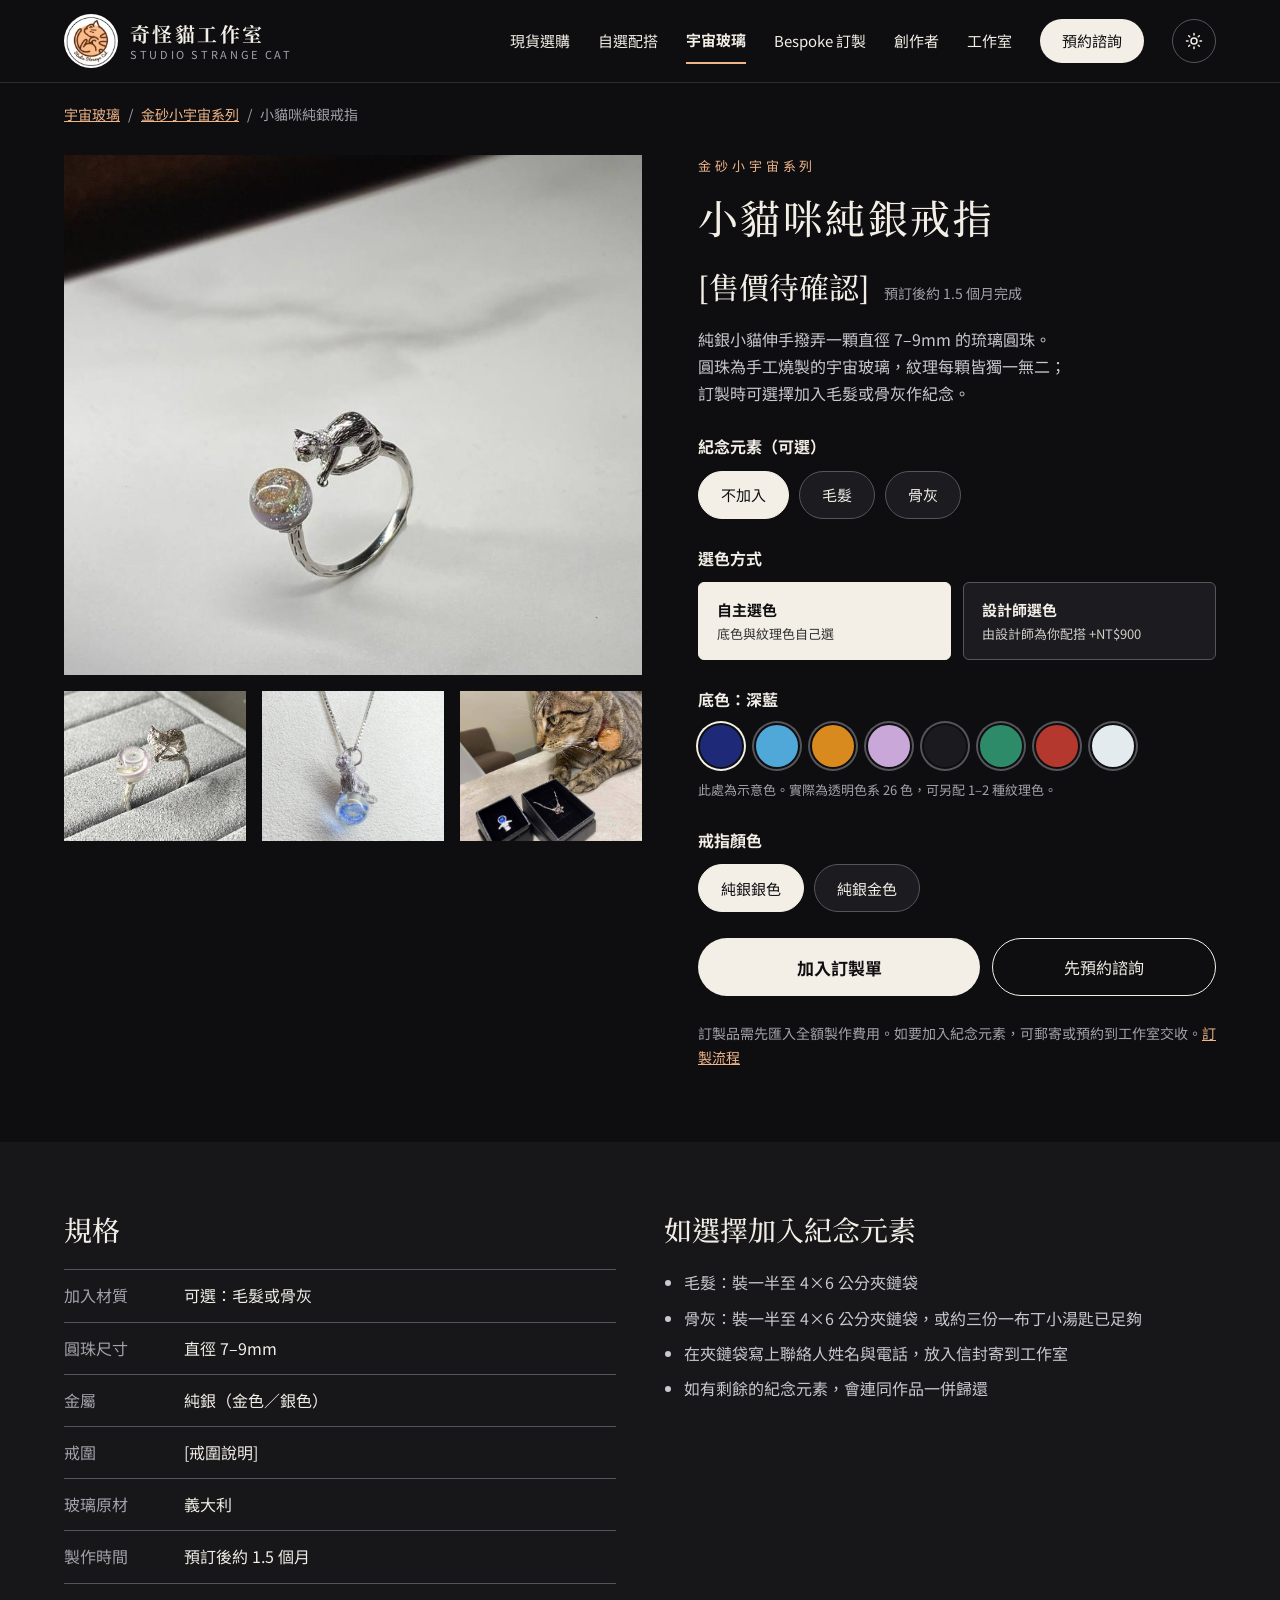
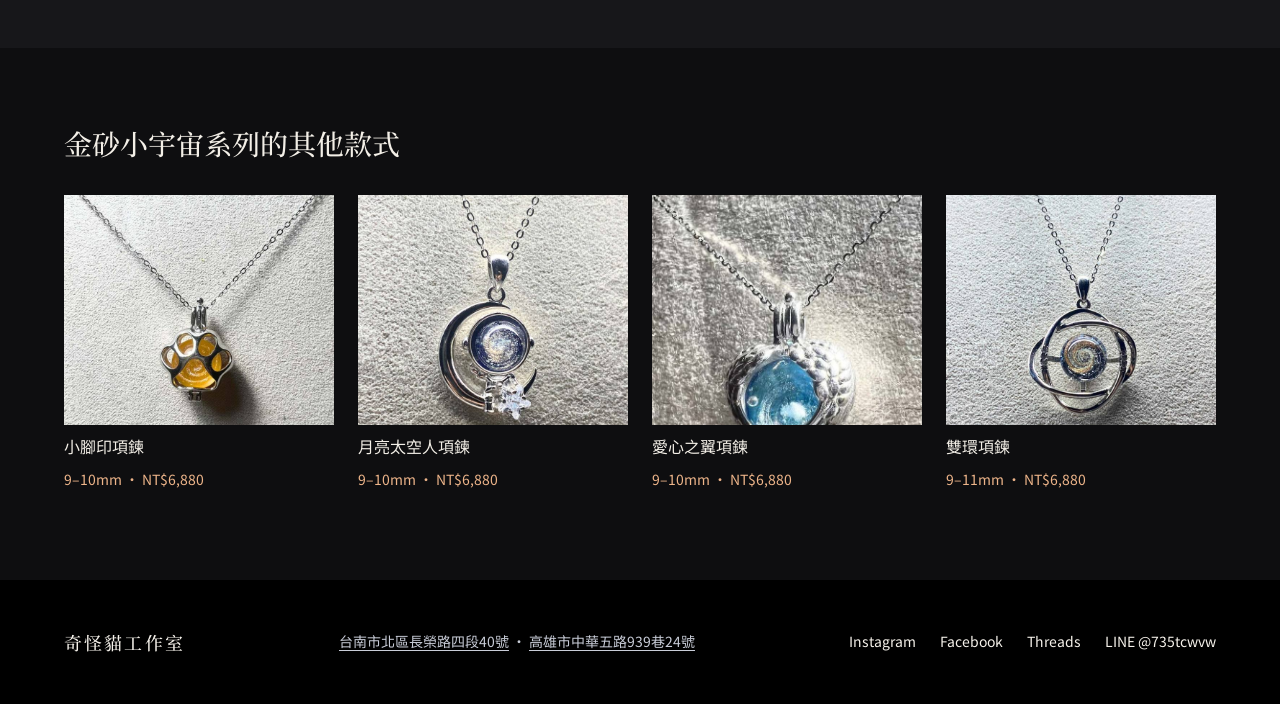
<file: product.html>
<!doctype html>
<html lang="zh-Hant" data-theme="dark">
<head>
<meta charset="utf-8">
<meta name="viewport" content="width=device-width, initial-scale=1">
<title>小貓咪純銀戒指｜金砂小宇宙系列｜奇怪貓工作室</title>
<meta name="description" content="金砂小宇宙系列小貓咪純銀戒指訂製：選擇紀念元素、選色方式與戒指顏色，手工燒製、每件獨一無二。">
<!-- An early demo whose order button is not connected yet, so it stays out of search results. -->
<meta name="robots" content="noindex">
<meta property="og:type" content="website">
<meta property="og:site_name" content="奇怪貓工作室 Studio Strange Cat">
<meta property="og:locale" content="zh_TW">
<meta property="og:title" content="小貓咪純銀戒指｜金砂小宇宙系列｜奇怪貓工作室">
<meta property="og:description" content="金砂小宇宙系列小貓咪純銀戒指訂製：選擇紀念元素、選色方式與戒指顏色，手工燒製、每件獨一無二。">
<meta property="og:url" content="https://fiveathree.github.io/strangecatstudio/product.html">
<meta property="og:image" content="https://fiveathree.github.io/strangecatstudio/assets/catring.jpg">
<meta name="twitter:card" content="summary_large_image">
<link rel="icon" href="favicon.ico" sizes="48x48">
<link rel="icon" type="image/png" sizes="32x32" href="assets/favicon-32.png">
<link rel="icon" type="image/png" sizes="192x192" href="assets/icon-192.png">
<link rel="apple-touch-icon" href="assets/apple-touch-icon.png">
<link rel="manifest" href="site.webmanifest">
<meta name="theme-color" content="#0E0E10">
<script>try{if(localStorage.getItem('ssc-theme')==='light')document.documentElement.removeAttribute('data-theme')}catch(e){}</script>
<link rel="preload" href="assets/fonts/sans-regular.woff" as="font" type="font/woff" crossorigin>
<link rel="stylesheet" href="css/site.css">
</head>
<body>
<div style="background: var(--bg); color: var(--ink); font-family: 'SSC Sans', 'Noto Sans TC', sans-serif; font-size: 16px; line-height: 1.7">

<header class="site-header" style="display: flex; flex-wrap: wrap; align-items: center; justify-content: space-between; gap: 12px 32px; padding: 14px 5%; border-bottom: 1px solid var(--line)">
<a href="index.html" style="display: flex; align-items: center; gap: 12px; text-decoration: none; color: var(--ink)">
<img src="assets/logo.png" alt="" style="width: 54px; height: 54px; border-radius: 50%; object-fit: cover">
<span style="display: flex; flex-direction: column; line-height: 1.3">
<span style="font-family: 'SSC Serif', 'Noto Serif TC', serif; font-size: 20px; font-weight: 700; letter-spacing: 0.12em">奇怪貓工作室</span>
<span style="font-size: 11px; letter-spacing: 0.24em; color: var(--muted)">STUDIO STRANGE CAT</span>
</span>
</a>
<nav aria-label="主選單" style="display: flex; flex-wrap: wrap; align-items: center; gap: 4px 28px; font-size: 15px">
<a href="shop.html" style="display: inline-flex; align-items: center; min-height: 44px; text-decoration: none; color: var(--ink)">現貨選購</a>
<a href="build.html" style="display: inline-flex; align-items: center; min-height: 44px; text-decoration: none; color: var(--ink)">自選配搭</a>
<a href="series.html" style="display: inline-flex; align-items: center; min-height: 44px; text-decoration: none; color: var(--ink); font-weight: 700; border-bottom: 2px solid var(--accent)">宇宙玻璃</a>
<a href="process.html" style="display: inline-flex; align-items: center; min-height: 44px; text-decoration: none; color: var(--ink)">Bespoke 訂製</a>
<a href="about.html" style="display: inline-flex; align-items: center; min-height: 44px; text-decoration: none; color: var(--ink)">創作者</a>
<a href="visit.html" style="display: inline-flex; align-items: center; min-height: 44px; text-decoration: none; color: var(--ink)">工作室</a>
<a href="visit.html" style="display: inline-flex; align-items: center; min-height: 44px; padding: 0 22px; background: var(--ink); color: var(--on-ink); text-decoration: none; border-radius: 999px; font-weight: 500">預約諮詢</a>
<button type="button" class="theme-toggle" aria-pressed="false" aria-label="切換至黑色版本" title="切換至黑色版本"><svg class="icon-moon" aria-hidden="true" width="18" height="18" viewBox="0 0 24 24" fill="none" stroke="currentColor" stroke-width="2" stroke-linecap="round" stroke-linejoin="round"><path d="M21 12.8A9 9 0 1 1 11.2 3a7 7 0 0 0 9.8 9.8z"></path></svg><svg class="icon-sun" aria-hidden="true" width="18" height="18" viewBox="0 0 24 24" fill="none" stroke="currentColor" stroke-width="2" stroke-linecap="round" stroke-linejoin="round"><circle cx="12" cy="12" r="4"></circle><path d="M12 2v2M12 20v2M4.9 4.9l1.4 1.4M17.7 17.7l1.4 1.4M2 12h2M20 12h2M4.9 19.1l1.4-1.4M17.7 6.3l1.4-1.4"></path></svg></button>
</nav>
</header>

<nav aria-label="麵包屑" style="padding: 20px 5% 0; max-width: 1280px; margin: 0 auto; box-sizing: content-box; font-size: 14px; color: var(--muted); display: flex; flex-wrap: wrap; gap: 8px">
<a href="series.html">宇宙玻璃</a><span>/</span><a href="series.html">金砂小宇宙系列</a><span>/</span><span>小貓咪純銀戒指</span>
</nav>

<section style="padding: 28px 5% 72px; max-width: 1280px; margin: 0 auto; box-sizing: content-box; display: flex; flex-wrap: wrap; gap: 56px">

<div style="flex: 1 1 480px; min-width: 0; display: flex; flex-direction: column; gap: 16px">
<img src="assets/catring.jpg" alt="純銀小貓咪戒指，貓咪伸手撥弄琉璃圓珠" style="width: 100%; height: 520px; object-fit: cover">
<div style="display: grid; grid-template-columns: repeat(3, minmax(0, 1fr)); gap: 16px">
<img loading="lazy" src="assets/pinkcatring.jpg" alt="粉色圓珠的小貓咪戒指" style="width: 100%; height: 150px; object-fit: cover">
<img loading="lazy" src="assets/catpendant.jpg" alt="同款貓咪造型項鍊" style="width: 100%; height: 150px; object-fit: cover">
<img loading="lazy" src="assets/studiocat.jpg" alt="工作室的貓與金砂小宇宙系列飾品" style="width: 100%; height: 150px; object-fit: cover">
</div>
</div>

<div style="flex: 1 1 420px; min-width: 0; display: flex; flex-direction: column; gap: 26px">
<div>
<div style="font-size: 13px; letter-spacing: 0.3em; color: var(--accent)">金砂小宇宙系列</div>
<h1 style="margin: 6px 0 10px; font-family: 'SSC Serif', 'Noto Serif TC', serif; font-weight: 500; font-size: 40px; letter-spacing: 0.06em">小貓咪純銀戒指</h1>
<div style="display: flex; align-items: baseline; gap: 14px"><span style="font-family: 'SSC Serif', 'Noto Serif TC', serif; font-size: 30px">[售價待確認]</span><span style="font-size: 14px; color: var(--muted)">預訂後約 1.5 個月完成</span></div>
<p style="margin: 14px 0 0; color: var(--soft)">純銀小貓伸手撥弄一顆直徑 7–9mm 的琉璃圓珠。圓珠為手工燒製的宇宙玻璃，紋理每顆皆獨一無二；訂製時可選擇加入毛髮或骨灰作紀念。</p>
</div>

<fieldset style="border: 0; padding: 0; margin: 0; display: flex; flex-direction: column; gap: 10px">
<legend style="padding: 0; font-weight: 700; margin-bottom: 10px">紀念元素（可選）</legend>
<div style="display: flex; flex-wrap: wrap; gap: 10px">
<button type="button" class="opt" data-group="material" data-value="none" aria-pressed="true" style="min-height: 48px; padding: 0 22px; font-size: 15px; border-radius: 999px">不加入</button>
<button type="button" class="opt" data-group="material" data-value="hair" aria-pressed="false" style="min-height: 48px; padding: 0 22px; font-size: 15px; border-radius: 999px">毛髮</button>
<button type="button" class="opt" data-group="material" data-value="ash" aria-pressed="false" style="min-height: 48px; padding: 0 22px; font-size: 15px; border-radius: 999px">骨灰</button>
</div>
</fieldset>

<fieldset style="border: 0; padding: 0; margin: 0; display: flex; flex-direction: column; gap: 10px">
<legend style="padding: 0; font-weight: 700; margin-bottom: 10px">選色方式</legend>
<div style="display: grid; grid-template-columns: repeat(2, minmax(0, 1fr)); gap: 12px">
<button type="button" class="opt" data-group="mode" data-value="self" aria-pressed="true" style="text-align: left; padding: 16px 18px; font-size: 15px; border-radius: 6px; display: flex; flex-direction: column; gap: 4px"><span style="font-weight: 700">自主選色</span><span style="font-size: 13px; opacity: 0.85">底色與紋理色自己選</span></button>
<button type="button" class="opt" data-group="mode" data-value="designer" aria-pressed="false" style="text-align: left; padding: 16px 18px; font-size: 15px; border-radius: 6px; display: flex; flex-direction: column; gap: 4px"><span style="font-weight: 700">設計師選色</span><span style="font-size: 13px; opacity: 0.85">由設計師為你配搭 +NT$900</span></button>
</div>
</fieldset>

<div id="color-box">
<fieldset style="border: 0; padding: 0; margin: 0">
<legend style="padding: 0; font-weight: 700; margin-bottom: 10px">底色：<span id="color-name">深藍</span></legend>
<div style="display: flex; flex-wrap: wrap; gap: 10px">
<button type="button" class="swatch" data-group="color" data-value="深藍" aria-label="深藍" aria-pressed="true" style="width: 46px; height: 46px; border-radius: 50%; padding: 0; background: #1E2A78"></button>
<button type="button" class="swatch" data-group="color" data-value="天藍" aria-label="天藍" aria-pressed="false" style="width: 46px; height: 46px; border-radius: 50%; padding: 0; background: #4FA8D8"></button>
<button type="button" class="swatch" data-group="color" data-value="琥珀" aria-label="琥珀" aria-pressed="false" style="width: 46px; height: 46px; border-radius: 50%; padding: 0; background: #D98A1F"></button>
<button type="button" class="swatch" data-group="color" data-value="粉紫" aria-label="粉紫" aria-pressed="false" style="width: 46px; height: 46px; border-radius: 50%; padding: 0; background: #C9A7D8"></button>
<button type="button" class="swatch" data-group="color" data-value="曜黑" aria-label="曜黑" aria-pressed="false" style="width: 46px; height: 46px; border-radius: 50%; padding: 0; background: #1B1B1F"></button>
<button type="button" class="swatch" data-group="color" data-value="翠綠" aria-label="翠綠" aria-pressed="false" style="width: 46px; height: 46px; border-radius: 50%; padding: 0; background: #2E8B6A"></button>
<button type="button" class="swatch" data-group="color" data-value="緋紅" aria-label="緋紅" aria-pressed="false" style="width: 46px; height: 46px; border-radius: 50%; padding: 0; background: #B5382E"></button>
<button type="button" class="swatch" data-group="color" data-value="全透明" aria-label="全透明" aria-pressed="false" style="width: 46px; height: 46px; border-radius: 50%; padding: 0; background: #E4EBEE"></button>
</div>
<div style="font-size: 13px; color: var(--muted); margin-top: 10px">此處為示意色。實際為透明色系 26 色，可另配 1–2 種紋理色。</div>
</fieldset>
</div>

<fieldset style="border: 0; padding: 0; margin: 0; display: flex; flex-direction: column; gap: 10px">
<legend style="padding: 0; font-weight: 700; margin-bottom: 10px">戒指顏色</legend>
<div style="display: flex; flex-wrap: wrap; gap: 10px">
<button type="button" class="opt" data-group="metal" data-value="silver" aria-pressed="true" style="min-height: 48px; padding: 0 22px; font-size: 15px; border-radius: 999px">純銀銀色</button>
<button type="button" class="opt" data-group="metal" data-value="gold" aria-pressed="false" style="min-height: 48px; padding: 0 22px; font-size: 15px; border-radius: 999px">純銀金色</button>
</div>
</fieldset>

<div style="display: flex; flex-wrap: wrap; gap: 12px">
<button type="button" style="flex: 1 1 220px; min-height: 56px; background: var(--ink); color: var(--on-ink); border: 0; border-radius: 999px; font-size: 17px; font-weight: 700">加入訂製單</button>
<a href="visit.html" style="flex: 1 1 160px; display: inline-flex; align-items: center; justify-content: center; min-height: 56px; border: 1px solid var(--ink); color: var(--ink); text-decoration: none; border-radius: 999px">先預約諮詢</a>
</div>
<div style="font-size: 14px; color: var(--muted)">訂製品需先匯入全額製作費用。如要加入紀念元素，可郵寄或預約到工作室交收。<a href="process.html">訂製流程</a></div>
</div>
</section>

<section style="background: var(--bg-alt); padding: 64px 5%">
<div style="max-width: 1280px; margin: 0 auto; display: flex; flex-wrap: wrap; gap: 48px">
<div style="flex: 1 1 360px">
<h2 style="margin: 0 0 16px; font-family: 'SSC Serif', 'Noto Serif TC', serif; font-weight: 500; font-size: 28px">規格</h2>
<dl style="margin: 0; display: grid; grid-template-columns: 120px minmax(0, 1fr)">
<dt style="padding: 12px 0; border-top: 1px solid var(--line2); color: var(--muted)">加入材質</dt><dd style="margin: 0; padding: 12px 0; border-top: 1px solid var(--line2)">可選：毛髮或骨灰</dd>
<dt style="padding: 12px 0; border-top: 1px solid var(--line2); color: var(--muted)">圓珠尺寸</dt><dd style="margin: 0; padding: 12px 0; border-top: 1px solid var(--line2)">直徑 7–9mm</dd>
<dt style="padding: 12px 0; border-top: 1px solid var(--line2); color: var(--muted)">金屬</dt><dd style="margin: 0; padding: 12px 0; border-top: 1px solid var(--line2)">純銀（金色／銀色）</dd>
<dt style="padding: 12px 0; border-top: 1px solid var(--line2); color: var(--muted)">戒圍</dt><dd style="margin: 0; padding: 12px 0; border-top: 1px solid var(--line2)">[戒圍說明]</dd>
<dt style="padding: 12px 0; border-top: 1px solid var(--line2); color: var(--muted)">玻璃原材</dt><dd style="margin: 0; padding: 12px 0; border-top: 1px solid var(--line2)">義大利</dd>
<dt style="padding: 12px 0; border-top: 1px solid var(--line2); border-bottom: 1px solid var(--line2); color: var(--muted)">製作時間</dt><dd style="margin: 0; padding: 12px 0; border-top: 1px solid var(--line2); border-bottom: 1px solid var(--line2)">預訂後約 1.5 個月</dd>
</dl>
</div>
<div style="flex: 1 1 360px">
<h2 style="margin: 0 0 16px; font-family: 'SSC Serif', 'Noto Serif TC', serif; font-weight: 500; font-size: 28px">如選擇加入紀念元素</h2>
<ul style="margin: 0; padding-left: 20px; color: var(--soft); display: flex; flex-direction: column; gap: 8px">
<li>毛髮：裝一半至 4×6 公分夾鏈袋</li>
<li>骨灰：裝一半至 4×6 公分夾鏈袋，或約三份一布丁小湯匙已足夠</li>
<li>在夾鏈袋寫上聯絡人姓名與電話，放入信封寄到工作室</li>
<li>如有剩餘的紀念元素，會連同作品一併歸還</li>
</ul>
</div>
</div>
</section>

<section style="padding: 72px 5% 88px; max-width: 1280px; margin: 0 auto; box-sizing: content-box">
<h2 style="margin: 0 0 28px; font-family: 'SSC Serif', 'Noto Serif TC', serif; font-weight: 500; font-size: 28px">金砂小宇宙系列的其他款式</h2>
<div style="display: grid; grid-template-columns: repeat(auto-fit, minmax(200px, 1fr)); gap: 24px">
<a href="series.html" style="text-decoration: none; color: var(--ink); display: flex; flex-direction: column; gap: 8px"><img loading="lazy" src="assets/paw.jpg" alt="小腳印項鍊" style="width: 100%; height: 230px; object-fit: cover"><span style="font-weight: 500">小腳印項鍊</span><span style="font-size: 14px; color: var(--accent)">9–10mm ・ NT$6,880</span></a>
<a href="series.html" style="text-decoration: none; color: var(--ink); display: flex; flex-direction: column; gap: 8px"><img loading="lazy" src="assets/moon.jpg" alt="月亮太空人項鍊" style="width: 100%; height: 230px; object-fit: cover"><span style="font-weight: 500">月亮太空人項鍊</span><span style="font-size: 14px; color: var(--accent)">9–10mm ・ NT$6,880</span></a>
<a href="series.html" style="text-decoration: none; color: var(--ink); display: flex; flex-direction: column; gap: 8px"><img loading="lazy" src="assets/heart.jpg" alt="愛心之翼項鍊" style="width: 100%; height: 230px; object-fit: cover"><span style="font-weight: 500">愛心之翼項鍊</span><span style="font-size: 14px; color: var(--accent)">9–10mm ・ NT$6,880</span></a>
<a href="series.html" style="text-decoration: none; color: var(--ink); display: flex; flex-direction: column; gap: 8px"><img loading="lazy" src="assets/doublering.jpg" alt="雙環項鍊" style="width: 100%; height: 230px; object-fit: cover"><span style="font-weight: 500">雙環項鍊</span><span style="font-size: 14px; color: var(--accent)">9–11mm ・ NT$6,880</span></a>
</div>
</section>

<footer style="background: var(--night); color: #C9CDD8; padding: 40px 5%">
<div style="max-width: 1280px; margin: 0 auto; display: flex; flex-wrap: wrap; gap: 16px 40px; align-items: center; justify-content: space-between; font-size: 14px">
<span style="font-family: 'SSC Serif', 'Noto Serif TC', serif; font-size: 18px; letter-spacing: 0.12em; color: #F6F2EB">奇怪貓工作室</span>
<span class="footer-addr"><a href="https://www.google.com/maps/search/?api=1&amp;query=台南市北區長榮路四段40號">台南市北區長榮路四段40號</a><span class="sep"> ・ </span><a href="https://www.google.com/maps/search/?api=1&amp;query=高雄市中華五路939巷24號">高雄市中華五路939巷24號</a></span>
<span style="display: flex; flex-wrap: wrap; gap: 4px 24px">
<a href="https://www.instagram.com/studiostrangecat/" style="display: inline-flex; align-items: center; min-height: 44px; color: #F6F2EB; text-decoration: none">Instagram</a>
<a href="https://www.facebook.com/studiostrangecat" style="display: inline-flex; align-items: center; min-height: 44px; color: #F6F2EB; text-decoration: none">Facebook</a>
<a href="https://www.threads.com/@studiostrangecat" style="display: inline-flex; align-items: center; min-height: 44px; color: #F6F2EB; text-decoration: none">Threads</a>
<a href="https://lin.ee/9DuIwy4" style="display: inline-flex; align-items: center; min-height: 44px; color: #F6F2EB; text-decoration: none">LINE @735tcwvw</a>
</span>
</div>
</footer>

</div>
<script src="js/config.js"></script>
<script src="js/site.js"></script>
</body>
</html>
</file>
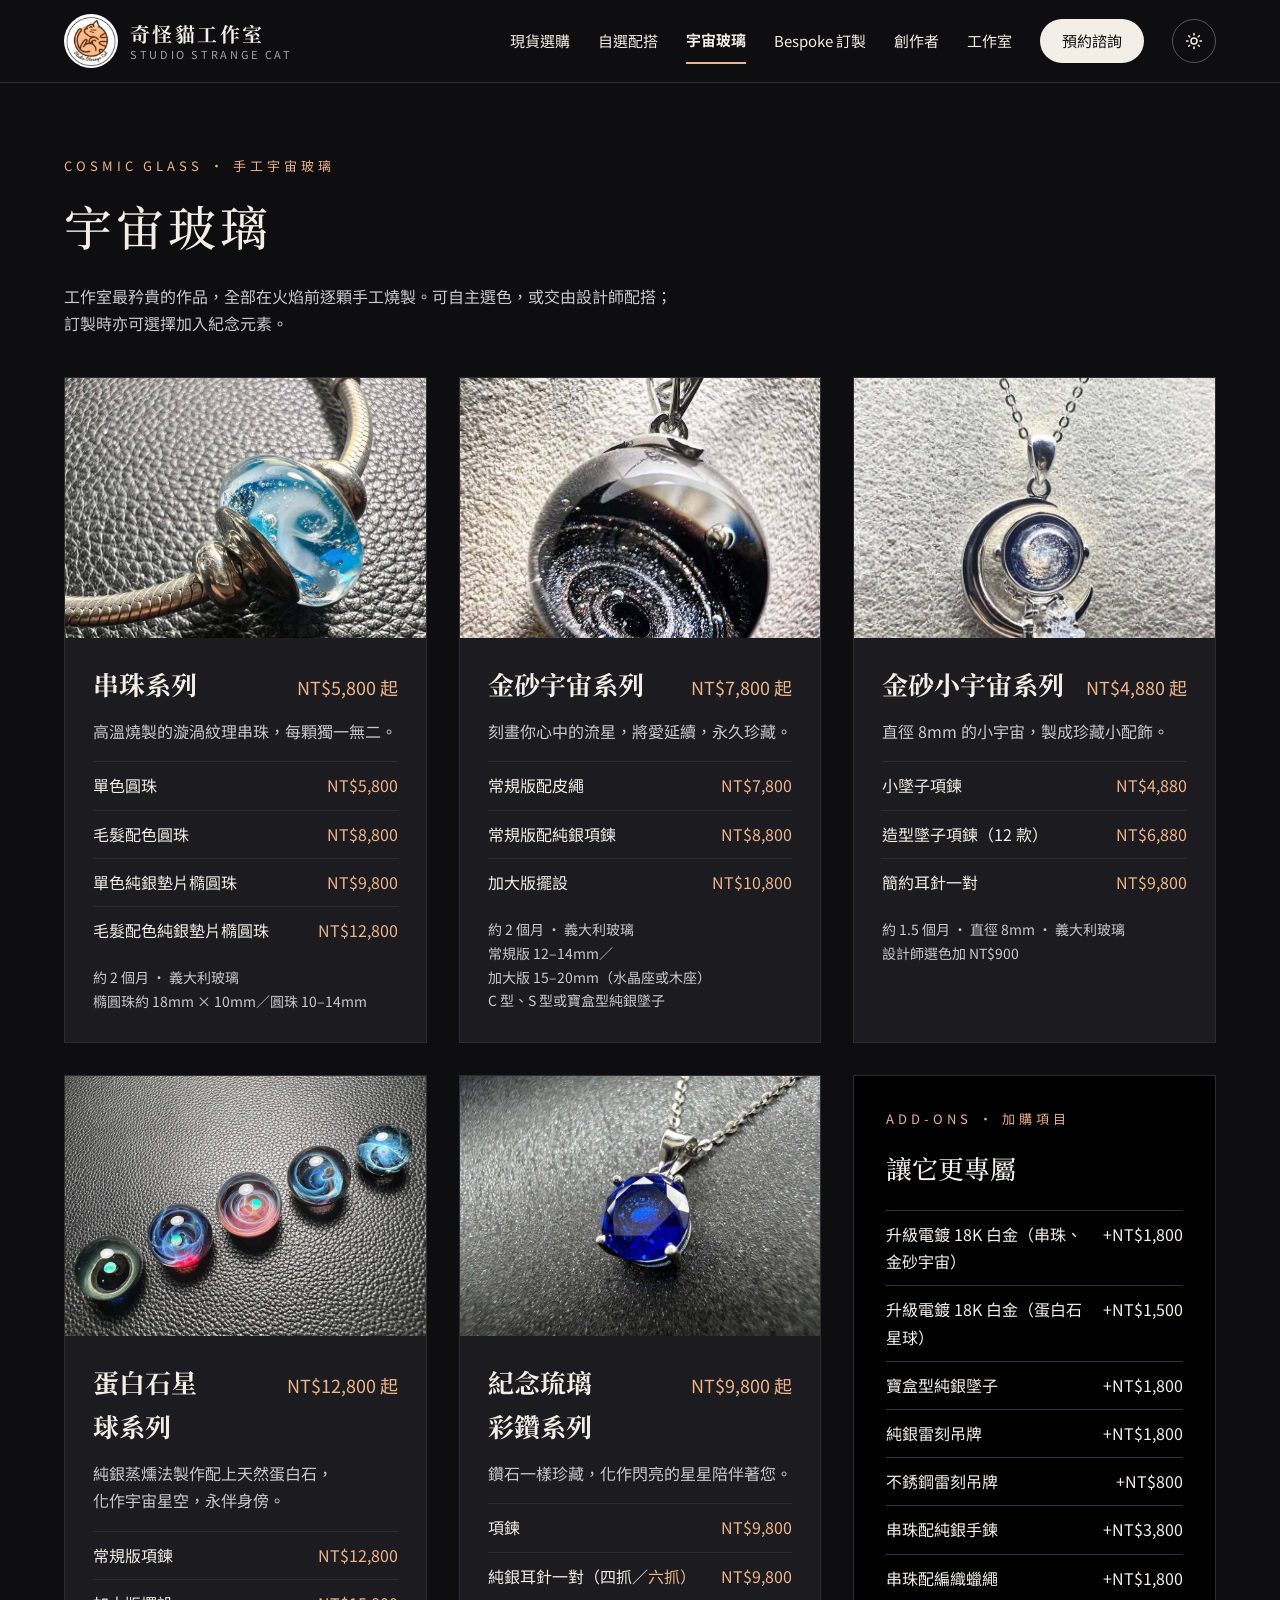
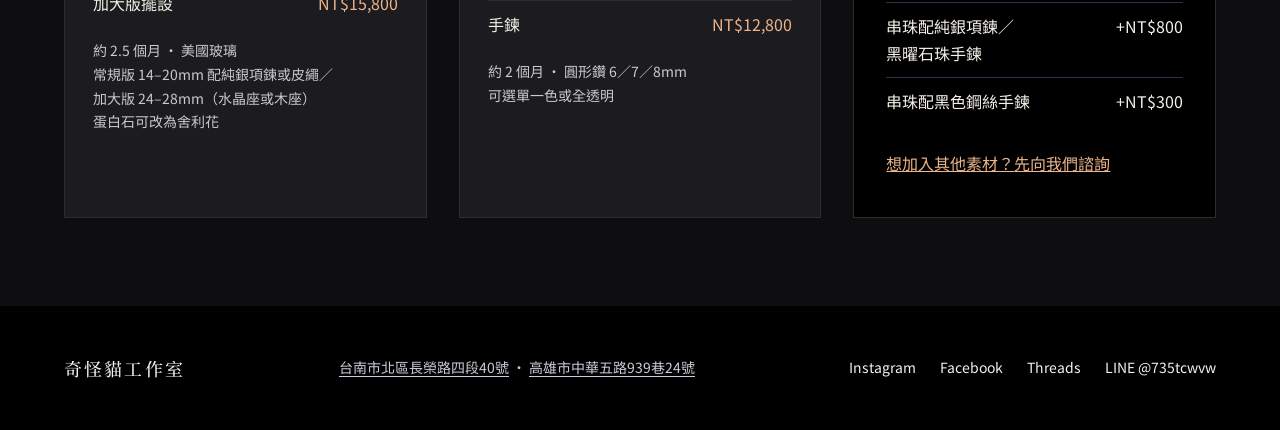
<file: series.html>
<!doctype html>
<html lang="zh-Hant" data-theme="dark">
<head>
<meta charset="utf-8">
<meta name="viewport" content="width=device-width, initial-scale=1">
<title>宇宙玻璃五大系列與價格｜奇怪貓工作室</title>
<meta name="description" content="手工宇宙玻璃五個系列：串珠、金砂宇宙、金砂小宇宙、蛋白石星球、紀念琉璃彩鑽，各款價格、規格與製作時間一次看。">
<link rel="canonical" href="https://fiveathree.github.io/strangecatstudio/series.html">
<meta property="og:type" content="website">
<meta property="og:site_name" content="奇怪貓工作室 Studio Strange Cat">
<meta property="og:locale" content="zh_TW">
<meta property="og:title" content="宇宙玻璃五大系列與價格｜奇怪貓工作室">
<meta property="og:description" content="手工宇宙玻璃五個系列：串珠、金砂宇宙、金砂小宇宙、蛋白石星球、紀念琉璃彩鑽，各款價格、規格與製作時間一次看。">
<meta property="og:url" content="https://fiveathree.github.io/strangecatstudio/series.html">
<meta property="og:image" content="https://fiveathree.github.io/strangecatstudio/assets/galaxy.jpg">
<meta name="twitter:card" content="summary_large_image">
<link rel="icon" href="favicon.ico" sizes="48x48">
<link rel="icon" type="image/png" sizes="32x32" href="assets/favicon-32.png">
<link rel="icon" type="image/png" sizes="192x192" href="assets/icon-192.png">
<link rel="apple-touch-icon" href="assets/apple-touch-icon.png">
<link rel="manifest" href="site.webmanifest">
<meta name="theme-color" content="#0E0E10">
<script>try{if(localStorage.getItem('ssc-theme')==='light')document.documentElement.removeAttribute('data-theme')}catch(e){}</script>
<link rel="preload" href="assets/fonts/sans-regular.woff" as="font" type="font/woff" crossorigin>
<link rel="stylesheet" href="css/site.css">
</head>
<body>
<div style="background: var(--bg); color: var(--ink); font-family: 'SSC Sans', 'Noto Sans TC', sans-serif; font-size: 16px; line-height: 1.7">

<header class="site-header" style="display: flex; flex-wrap: wrap; align-items: center; justify-content: space-between; gap: 12px 32px; padding: 14px 5%; border-bottom: 1px solid var(--line)">
<a href="index.html" style="display: flex; align-items: center; gap: 12px; text-decoration: none; color: var(--ink)">
<img src="assets/logo.png" alt="" style="width: 54px; height: 54px; border-radius: 50%; object-fit: cover">
<span style="display: flex; flex-direction: column; line-height: 1.3">
<span style="font-family: 'SSC Serif', 'Noto Serif TC', serif; font-size: 20px; font-weight: 700; letter-spacing: 0.12em">奇怪貓工作室</span>
<span style="font-size: 11px; letter-spacing: 0.24em; color: var(--muted)">STUDIO STRANGE CAT</span>
</span>
</a>
<nav aria-label="主選單" style="display: flex; flex-wrap: wrap; align-items: center; gap: 4px 28px; font-size: 15px">
<a href="shop.html" style="display: inline-flex; align-items: center; min-height: 44px; text-decoration: none; color: var(--ink)">現貨選購</a>
<a href="build.html" style="display: inline-flex; align-items: center; min-height: 44px; text-decoration: none; color: var(--ink)">自選配搭</a>
<a href="series.html" style="display: inline-flex; align-items: center; min-height: 44px; text-decoration: none; color: var(--ink); font-weight: 700; border-bottom: 2px solid var(--accent)">宇宙玻璃</a>
<a href="process.html" style="display: inline-flex; align-items: center; min-height: 44px; text-decoration: none; color: var(--ink)">Bespoke 訂製</a>
<a href="about.html" style="display: inline-flex; align-items: center; min-height: 44px; text-decoration: none; color: var(--ink)">創作者</a>
<a href="visit.html" style="display: inline-flex; align-items: center; min-height: 44px; text-decoration: none; color: var(--ink)">工作室</a>
<a href="visit.html" style="display: inline-flex; align-items: center; min-height: 44px; padding: 0 22px; background: var(--ink); color: var(--on-ink); text-decoration: none; border-radius: 999px; font-weight: 500">預約諮詢</a>
<button type="button" class="theme-toggle" aria-pressed="false" aria-label="切換至黑色版本" title="切換至黑色版本"><svg class="icon-moon" aria-hidden="true" width="18" height="18" viewBox="0 0 24 24" fill="none" stroke="currentColor" stroke-width="2" stroke-linecap="round" stroke-linejoin="round"><path d="M21 12.8A9 9 0 1 1 11.2 3a7 7 0 0 0 9.8 9.8z"></path></svg><svg class="icon-sun" aria-hidden="true" width="18" height="18" viewBox="0 0 24 24" fill="none" stroke="currentColor" stroke-width="2" stroke-linecap="round" stroke-linejoin="round"><circle cx="12" cy="12" r="4"></circle><path d="M12 2v2M12 20v2M4.9 4.9l1.4 1.4M17.7 17.7l1.4 1.4M2 12h2M20 12h2M4.9 19.1l1.4-1.4M17.7 6.3l1.4-1.4"></path></svg></button>
</nav>
</header>

<section style="padding: 72px 5% 40px; max-width: 1280px; margin: 0 auto; box-sizing: content-box">
<div style="font-size: 13px; letter-spacing: 0.3em; color: var(--accent)">COSMIC GLASS ・ 手工宇宙玻璃</div>
<h1 style="margin: 8px 0 16px; font-family: 'SSC Serif', 'Noto Serif TC', serif; font-weight: 500; font-size: 48px; letter-spacing: 0.08em">宇宙玻璃</h1>
<p style="margin: 0; max-width: 620px; color: var(--soft)">工作室最矜貴的作品，全部在火焰前逐顆手工燒製。可自主選色，或交由設計師配搭；訂製時亦可選擇加入紀念元素。</p>

</section>

<section id="all" style="padding: 0 5% 88px; max-width: 1280px; margin: 0 auto; box-sizing: content-box">
<div style="display: grid; grid-template-columns: repeat(auto-fit, minmax(320px, 1fr)); gap: 32px">

<article style="background: var(--card); border: 1px solid var(--line); display: flex; flex-direction: column">
<img loading="lazy" src="assets/bead.jpg" alt="串珠系列配純銀手鍊" style="width: 100%; height: 260px; object-fit: cover">
<div style="padding: 24px 28px 28px; display: flex; flex-direction: column; gap: 12px; flex-grow: 1">
<div style="display: flex; justify-content: space-between; align-items: baseline; gap: 12px"><h2 style="margin: 0; font-family: 'SSC Serif', 'Noto Serif TC', serif; font-size: 26px; font-weight: 700">串珠系列</h2><span style="font-size: 18px; color: var(--accent); white-space: nowrap">NT$5,800 起</span></div>
<div style="color: var(--soft)">高溫燒製的漩渦紋理串珠，每顆獨一無二。</div>
<ul class="price-list">
<li><span>單色圓珠</span><span class="nw">NT$5,800</span></li>
<li><span>毛髮配色圓珠</span><span class="nw">NT$8,800</span></li>
<li><span>單色純銀墊片橢圓珠</span><span class="nw">NT$9,800</span></li>
<li><span>毛髮配色純銀墊片橢圓珠</span><span class="nw">NT$12,800</span></li>
</ul>
<div style="font-size: 14px; color: var(--soft)">約 2 個月 ・ 義大利玻璃<br>橢圓珠約 18mm × 10mm／圓珠 10–14mm</div>
</div>
</article>

<article style="background: var(--card); border: 1px solid var(--line); display: flex; flex-direction: column">
<img loading="lazy" src="assets/galaxypendant.jpg" alt="金砂宇宙項鍊" style="width: 100%; height: 260px; object-fit: cover">
<div style="padding: 24px 28px 28px; display: flex; flex-direction: column; gap: 12px; flex-grow: 1">
<div style="display: flex; justify-content: space-between; align-items: baseline; gap: 12px"><h2 style="margin: 0; font-family: 'SSC Serif', 'Noto Serif TC', serif; font-size: 26px; font-weight: 700">金砂宇宙系列</h2><span style="font-size: 18px; color: var(--accent); white-space: nowrap">NT$7,800 起</span></div>
<div style="color: var(--soft)">刻畫你心中的流星，將愛延續，永久珍藏。</div>
<ul class="price-list">
<li><span>常規版配皮繩</span><span class="nw">NT$7,800</span></li>
<li><span>常規版配純銀項鍊</span><span class="nw">NT$8,800</span></li>
<li><span>加大版擺設</span><span class="nw">NT$10,800</span></li>
</ul>
<div style="font-size: 14px; color: var(--soft)">約 2 個月 ・ 義大利玻璃<br>常規版 12–14mm／加大版 15–20mm（水晶座或木座）<br>C 型、S 型或寶盒型純銀墜子</div>
</div>
</article>

<article style="background: var(--card); border: 1px solid var(--line); display: flex; flex-direction: column">
<img loading="lazy" src="assets/moon.jpg" alt="金砂小宇宙月亮太空人項鍊" style="width: 100%; height: 260px; object-fit: cover">
<div style="padding: 24px 28px 28px; display: flex; flex-direction: column; gap: 12px; flex-grow: 1">
<div style="display: flex; justify-content: space-between; align-items: baseline; gap: 12px"><h2 style="margin: 0; font-family: 'SSC Serif', 'Noto Serif TC', serif; font-size: 26px; font-weight: 700">金砂小宇宙系列</h2><span style="font-size: 18px; color: var(--accent); white-space: nowrap">NT$4,880 起</span></div>
<div style="color: var(--soft)">直徑 8mm 的小宇宙，製成珍藏小配飾。</div>
<ul class="price-list">
<li><span>小墜子項鍊</span><span class="nw">NT$4,880</span></li>
<li><span>造型墜子項鍊（12 款）</span><span class="nw">NT$6,880</span></li>
<li><span>簡約耳針一對</span><span class="nw">NT$9,800</span></li>
</ul>
<div style="font-size: 14px; color: var(--soft)">約 1.5 個月 ・ 直徑 8mm ・ 義大利玻璃<br>設計師選色加 NT$900</div>
</div>
</article>

<article style="background: var(--card); border: 1px solid var(--line); display: flex; flex-direction: column">
<img loading="lazy" src="assets/opalrow.jpg" alt="三顆蛋白石星球" style="width: 100%; height: 260px; object-fit: cover">
<div style="padding: 24px 28px 28px; display: flex; flex-direction: column; gap: 12px; flex-grow: 1">
<div style="display: flex; justify-content: space-between; align-items: baseline; gap: 12px"><h2 style="margin: 0; font-family: 'SSC Serif', 'Noto Serif TC', serif; font-size: 26px; font-weight: 700">蛋白石星球系列</h2><span style="font-size: 18px; color: var(--accent); white-space: nowrap">NT$12,800 起</span></div>
<div style="color: var(--soft)">純銀蒸燻法製作配上天然蛋白石，化作宇宙星空，永伴身傍。</div>
<ul class="price-list">
<li><span>常規版項鍊</span><span class="nw">NT$12,800</span></li>
<li><span>加大版擺設</span><span class="nw">NT$15,800</span></li>
</ul>
<div style="font-size: 14px; color: var(--soft)">約 2.5 個月 ・ 美國玻璃<br>常規版 14–20mm 配純銀項鍊或皮繩／加大版 24–28mm（水晶座或木座）<br>蛋白石可改為舍利花</div>
</div>
</article>

<article style="background: var(--card); border: 1px solid var(--line); display: flex; flex-direction: column">
<img loading="lazy" src="assets/diamond.jpg" alt="藍色紀念琉璃彩鑽項鍊" style="width: 100%; height: 260px; object-fit: cover">
<div style="padding: 24px 28px 28px; display: flex; flex-direction: column; gap: 12px; flex-grow: 1">
<div style="display: flex; justify-content: space-between; align-items: baseline; gap: 12px"><h2 style="margin: 0; font-family: 'SSC Serif', 'Noto Serif TC', serif; font-size: 26px; font-weight: 700">紀念琉璃彩鑽系列</h2><span style="font-size: 18px; color: var(--accent); white-space: nowrap">NT$9,800 起</span></div>
<div style="color: var(--soft)">鑽石一樣珍藏，化作閃亮的星星陪伴著您。</div>
<ul class="price-list">
<li><span>項鍊</span><span class="nw">NT$9,800</span></li>
<li><span>純銀耳針一對（四抓／六抓）</span><span class="nw">NT$9,800</span></li>
<li><span>手鍊</span><span class="nw">NT$12,800</span></li>
</ul>
<div style="font-size: 14px; color: var(--soft)">約 2 個月 ・ 圓形鑽 6／7／8mm<br>可選單一色或全透明</div>
</div>
</article>

<article style="background: var(--night); color: #F6F2EB; border: 1px solid var(--line); display: flex; flex-direction: column; padding: 32px; gap: 16px">
<div style="font-size: 13px; letter-spacing: 0.3em; color: #EEB58A">ADD-ONS ・ 加購項目</div>
<h2 style="margin: 0; font-family: 'SSC Serif', 'Noto Serif TC', serif; font-size: 26px; font-weight: 500">讓它更專屬</h2>
<ul class="price-list price-list-night">
<li><span>升級電鍍 18K 白金（串珠、金砂宇宙）</span><span class="nw">+NT$1,800</span></li>
<li><span>升級電鍍 18K 白金（蛋白石星球）</span><span class="nw">+NT$1,500</span></li>
<li><span>寶盒型純銀墜子</span><span class="nw">+NT$1,800</span></li>
<li><span>純銀雷刻吊牌</span><span class="nw">+NT$1,800</span></li>
<li><span>不銹鋼雷刻吊牌</span><span class="nw">+NT$800</span></li>
<li><span>串珠配純銀手鍊</span><span class="nw">+NT$3,800</span></li>
<li><span>串珠配編織蠟繩</span><span class="nw">+NT$1,800</span></li>
<li><span>串珠配純銀項鍊／黑曜石珠手鍊</span><span class="nw">+NT$800</span></li>
<li><span>串珠配黑色鋼絲手鍊</span><span class="nw">+NT$300</span></li>
</ul>
<a href="visit.html" style="margin-top: auto; display: inline-flex; align-items: center; min-height: 44px; color: #EEB58A; font-weight: 500">想加入其他素材？先向我們諮詢</a>
</article>

</div>
</section>

<footer style="background: var(--night); color: #C9CDD8; padding: 40px 5%">
<div style="max-width: 1280px; margin: 0 auto; display: flex; flex-wrap: wrap; gap: 16px 40px; align-items: center; justify-content: space-between; font-size: 14px">
<span style="font-family: 'SSC Serif', 'Noto Serif TC', serif; font-size: 18px; letter-spacing: 0.12em; color: #F6F2EB">奇怪貓工作室</span>
<span class="footer-addr"><a href="https://www.google.com/maps/search/?api=1&amp;query=台南市北區長榮路四段40號">台南市北區長榮路四段40號</a><span class="sep"> ・ </span><a href="https://www.google.com/maps/search/?api=1&amp;query=高雄市中華五路939巷24號">高雄市中華五路939巷24號</a></span>
<span style="display: flex; flex-wrap: wrap; gap: 4px 24px">
<a href="https://www.instagram.com/studiostrangecat/" style="display: inline-flex; align-items: center; min-height: 44px; color: #F6F2EB; text-decoration: none">Instagram</a>
<a href="https://www.facebook.com/studiostrangecat" style="display: inline-flex; align-items: center; min-height: 44px; color: #F6F2EB; text-decoration: none">Facebook</a>
<a href="https://www.threads.com/@studiostrangecat" style="display: inline-flex; align-items: center; min-height: 44px; color: #F6F2EB; text-decoration: none">Threads</a>
<a href="https://lin.ee/9DuIwy4" style="display: inline-flex; align-items: center; min-height: 44px; color: #F6F2EB; text-decoration: none">LINE @735tcwvw</a>
</span>
</div>
</footer>

</div>
<script src="js/config.js"></script>
<script src="js/site.js"></script>
</body>
</html>
</file>
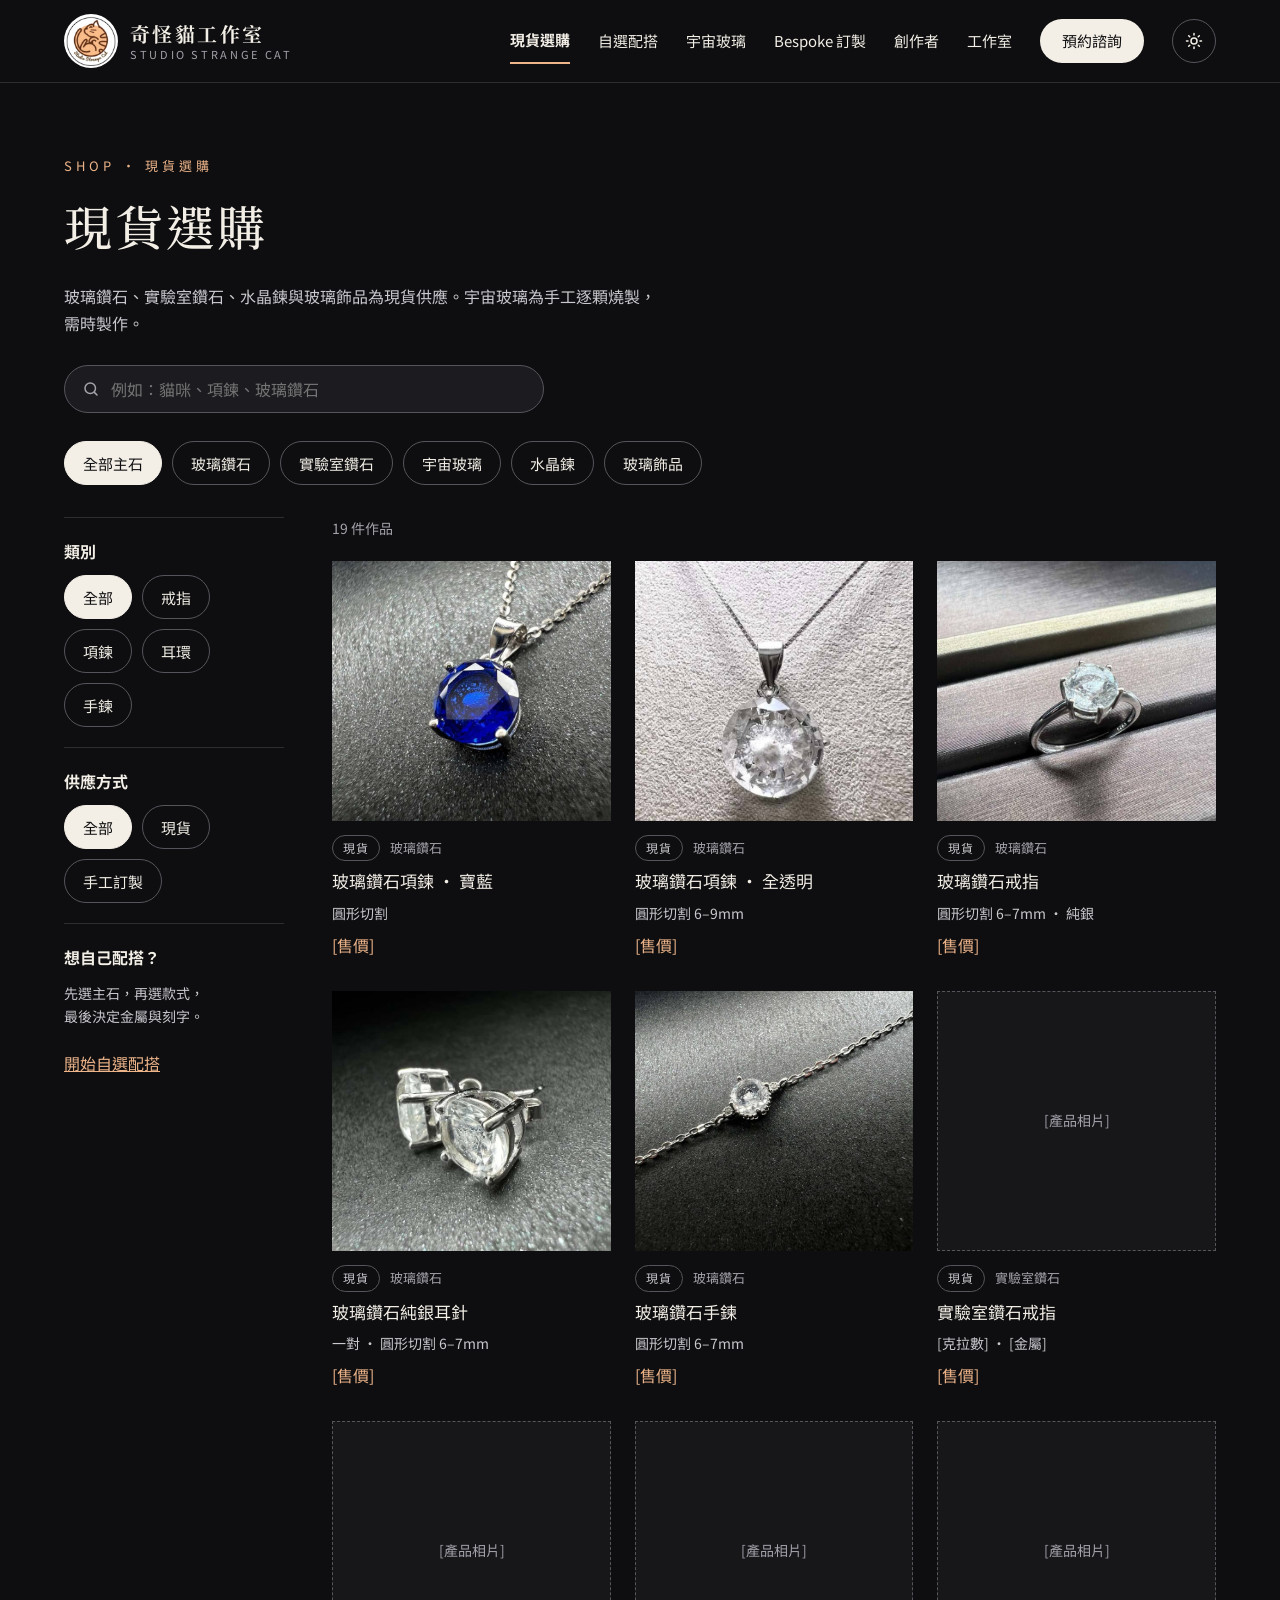
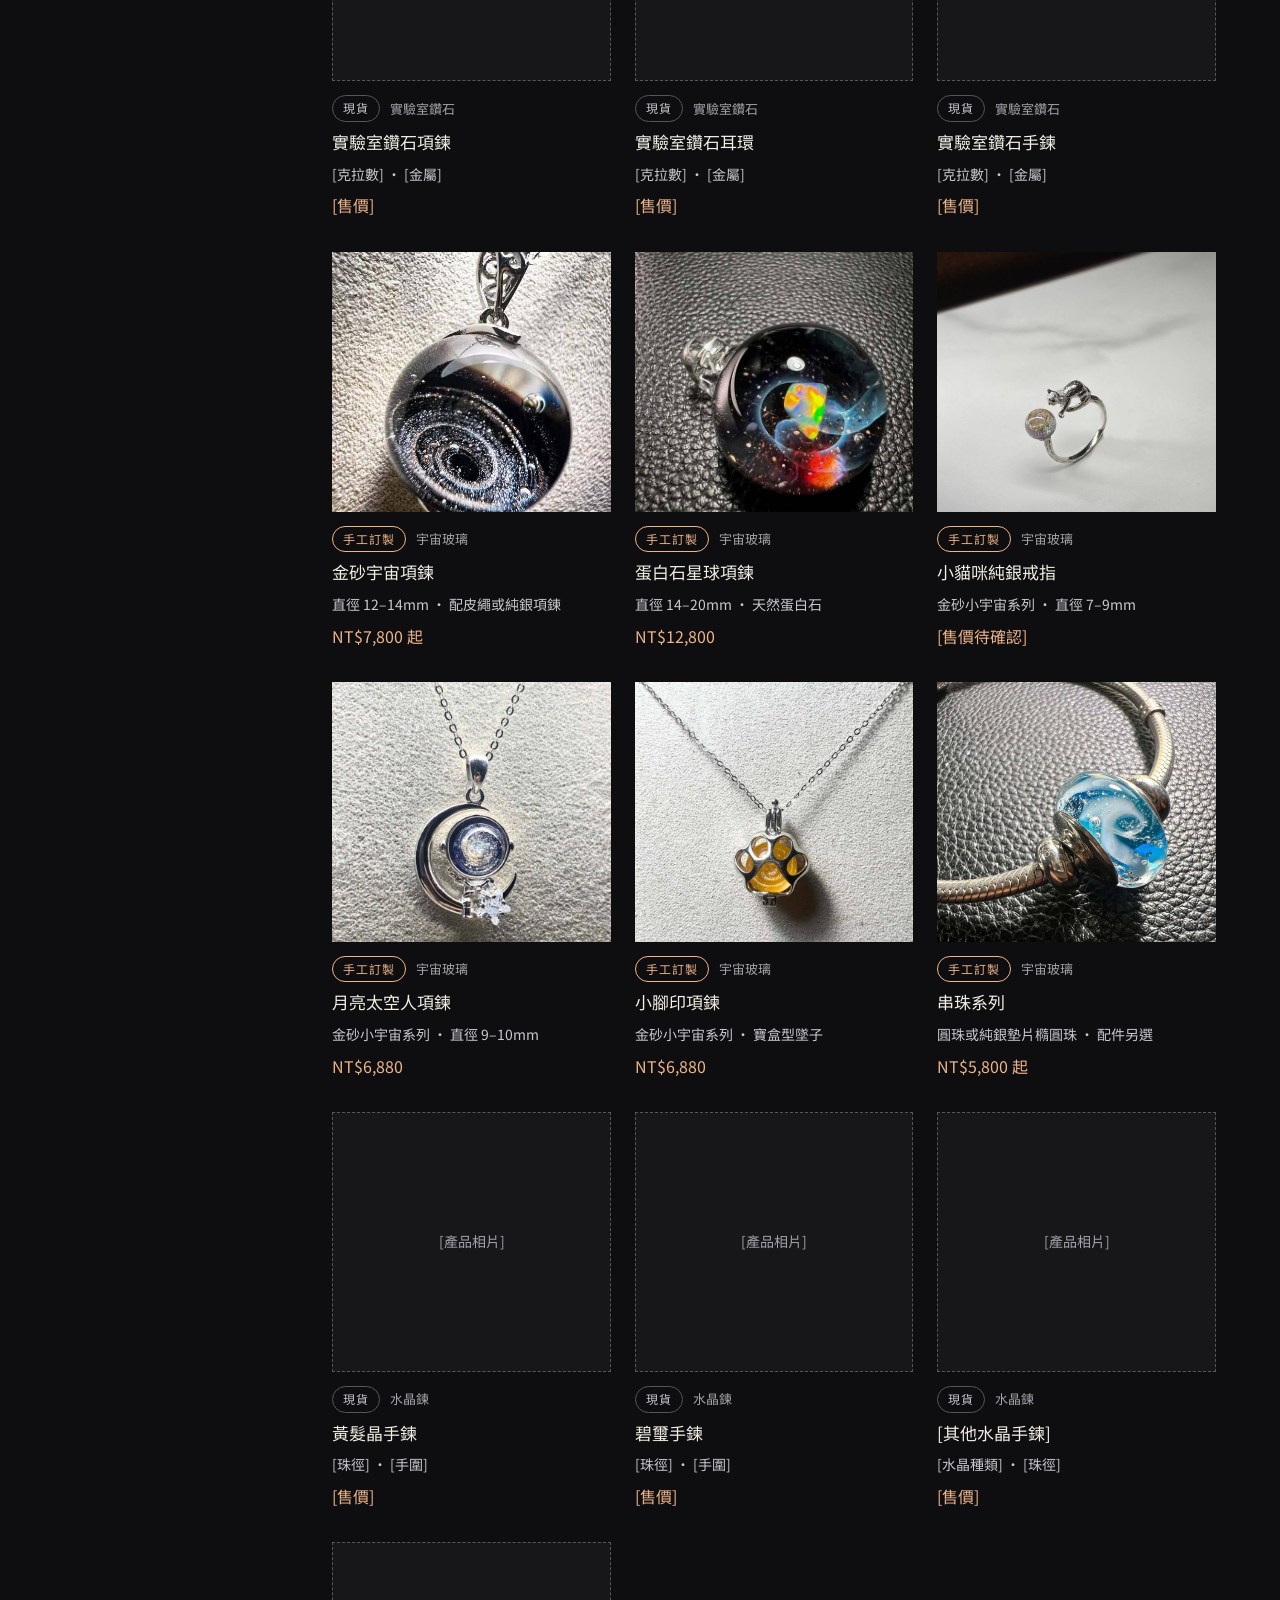
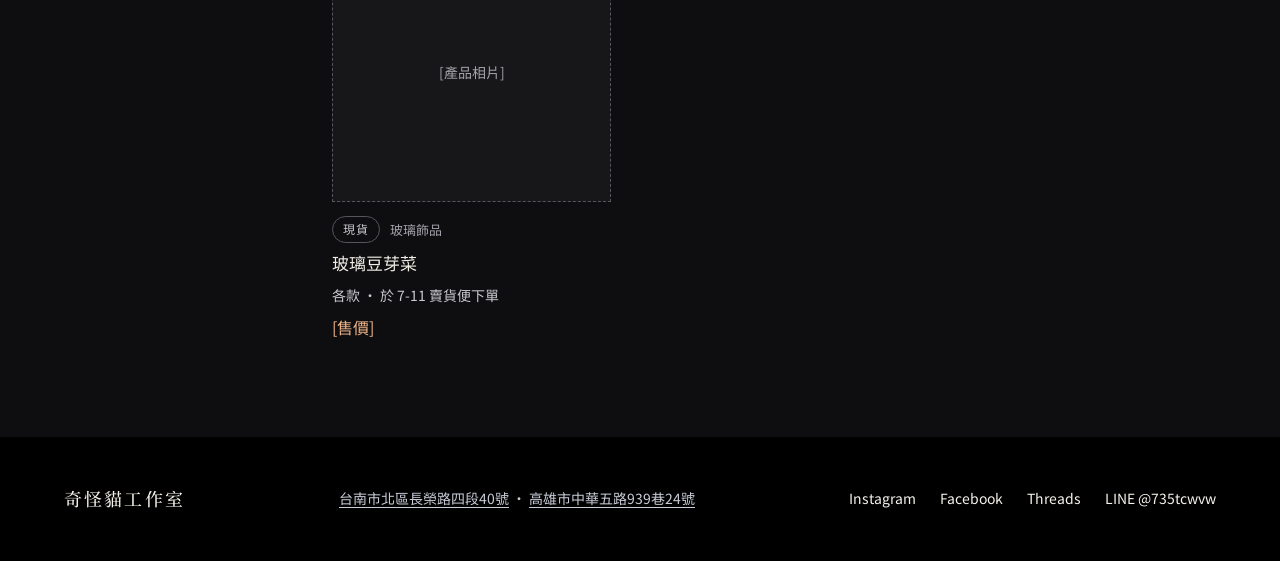
<file: shop.html>
<!doctype html>
<html lang="zh-Hant" data-theme="dark">
<head>
<meta charset="utf-8">
<meta name="viewport" content="width=device-width, initial-scale=1">
<title>現貨選購｜玻璃鑽石・實驗室鑽石・水晶鍊｜奇怪貓工作室</title>
<meta name="description" content="選購玻璃鑽石、實驗室鑽石、水晶鍊與手工宇宙玻璃的戒指、項鍊、耳環與手鍊，現貨可線上訂購，7-11 取貨或台南、高雄工作室自取。">
<link rel="canonical" href="https://fiveathree.github.io/strangecatstudio/shop.html">
<meta property="og:type" content="website">
<meta property="og:site_name" content="奇怪貓工作室 Studio Strange Cat">
<meta property="og:locale" content="zh_TW">
<meta property="og:title" content="現貨選購｜玻璃鑽石・實驗室鑽石・水晶鍊｜奇怪貓工作室">
<meta property="og:description" content="選購玻璃鑽石、實驗室鑽石、水晶鍊與手工宇宙玻璃的戒指、項鍊、耳環與手鍊，現貨可線上訂購，7-11 取貨或台南、高雄工作室自取。">
<meta property="og:url" content="https://fiveathree.github.io/strangecatstudio/shop.html">
<meta property="og:image" content="https://fiveathree.github.io/strangecatstudio/assets/gd-ring.jpg">
<meta name="twitter:card" content="summary_large_image">
<link rel="icon" href="favicon.ico" sizes="48x48">
<link rel="icon" type="image/png" sizes="32x32" href="assets/favicon-32.png">
<link rel="icon" type="image/png" sizes="192x192" href="assets/icon-192.png">
<link rel="apple-touch-icon" href="assets/apple-touch-icon.png">
<link rel="manifest" href="site.webmanifest">
<meta name="theme-color" content="#0E0E10">
<script>try{if(localStorage.getItem('ssc-theme')==='light')document.documentElement.removeAttribute('data-theme')}catch(e){}</script>
<link rel="preload" href="assets/fonts/sans-regular.woff" as="font" type="font/woff" crossorigin>
<link rel="stylesheet" href="css/site.css">
</head>
<body>
<div style="background: var(--bg); color: var(--ink); font-family: 'SSC Sans', 'Noto Sans TC', sans-serif; font-size: 16px; line-height: 1.7">

<header class="site-header" style="display: flex; flex-wrap: wrap; align-items: center; justify-content: space-between; gap: 12px 32px; padding: 14px 5%; border-bottom: 1px solid var(--line)">
<a href="index.html" style="display: flex; align-items: center; gap: 12px; text-decoration: none; color: var(--ink)">
<img src="assets/logo.png" alt="" style="width: 54px; height: 54px; border-radius: 50%; object-fit: cover">
<span style="display: flex; flex-direction: column; line-height: 1.3">
<span style="font-family: 'SSC Serif', 'Noto Serif TC', serif; font-size: 20px; font-weight: 700; letter-spacing: 0.12em">奇怪貓工作室</span>
<span style="font-size: 11px; letter-spacing: 0.24em; color: var(--muted)">STUDIO STRANGE CAT</span>
</span>
</a>
<nav aria-label="主選單" style="display: flex; flex-wrap: wrap; align-items: center; gap: 4px 28px; font-size: 15px">
<a href="shop.html" style="display: inline-flex; align-items: center; min-height: 44px; text-decoration: none; color: var(--ink); font-weight: 700; border-bottom: 2px solid var(--accent)">現貨選購</a>
<a href="build.html" style="display: inline-flex; align-items: center; min-height: 44px; text-decoration: none; color: var(--ink)">自選配搭</a>
<a href="series.html" style="display: inline-flex; align-items: center; min-height: 44px; text-decoration: none; color: var(--ink)">宇宙玻璃</a>
<a href="process.html" style="display: inline-flex; align-items: center; min-height: 44px; text-decoration: none; color: var(--ink)">Bespoke 訂製</a>
<a href="about.html" style="display: inline-flex; align-items: center; min-height: 44px; text-decoration: none; color: var(--ink)">創作者</a>
<a href="visit.html" style="display: inline-flex; align-items: center; min-height: 44px; text-decoration: none; color: var(--ink)">工作室</a>
<a href="visit.html" style="display: inline-flex; align-items: center; min-height: 44px; padding: 0 22px; background: var(--ink); color: var(--on-ink); text-decoration: none; border-radius: 999px; font-weight: 500">預約諮詢</a>
<button type="button" class="theme-toggle" aria-pressed="false" aria-label="切換至黑色版本" title="切換至黑色版本"><svg class="icon-moon" aria-hidden="true" width="18" height="18" viewBox="0 0 24 24" fill="none" stroke="currentColor" stroke-width="2" stroke-linecap="round" stroke-linejoin="round"><path d="M21 12.8A9 9 0 1 1 11.2 3a7 7 0 0 0 9.8 9.8z"></path></svg><svg class="icon-sun" aria-hidden="true" width="18" height="18" viewBox="0 0 24 24" fill="none" stroke="currentColor" stroke-width="2" stroke-linecap="round" stroke-linejoin="round"><circle cx="12" cy="12" r="4"></circle><path d="M12 2v2M12 20v2M4.9 4.9l1.4 1.4M17.7 17.7l1.4 1.4M2 12h2M20 12h2M4.9 19.1l1.4-1.4M17.7 6.3l1.4-1.4"></path></svg></button>
</nav>
</header>

<section class="wrap" style="padding-top: 72px; padding-bottom: 32px">
<div class="eyebrow">SHOP ・ 現貨選購</div>
<h1 class="h-serif" style="font-size: 48px; margin: 8px 0 16px">現貨選購</h1>
<p style="margin: 0; max-width: 640px; color: var(--soft)">玻璃鑽石、實驗室鑽石、水晶鍊與玻璃飾品為現貨供應。<span class="nw">宇宙玻璃為手工逐顆燒製，</span><span class="nw">需時製作。</span></p>
<div style="position: relative; max-width: 480px; margin-top: 28px">
<svg aria-hidden="true" width="18" height="18" viewBox="0 0 24 24" fill="none" stroke="currentColor" stroke-width="2" stroke-linecap="round" style="position: absolute; left: 18px; top: 50%; transform: translateY(-50%); color: var(--muted); pointer-events: none"><circle cx="11" cy="11" r="7"></circle><path d="M20 20l-3.5-3.5"></path></svg>
<input id="shop-search" type="search" aria-label="搜尋作品" placeholder="例如：貓咪、項鍊、玻璃鑽石" autocomplete="off" style="display: block; width: 100%; box-sizing: border-box; min-height: 48px; padding: 0 18px 0 46px; font-size: 16px; border: 1px solid var(--line2); border-radius: 999px">
</div>
<div class="stone-tabs" role="group" aria-label="主石">
<button type="button" class="chip" data-filter="stone" data-value="" aria-pressed="true">全部主石</button>
<button type="button" class="chip" data-filter="stone" data-value="glass" aria-pressed="false">玻璃鑽石</button>
<button type="button" class="chip" data-filter="stone" data-value="lab" aria-pressed="false">實驗室鑽石</button>
<button type="button" class="chip" data-filter="stone" data-value="cosmic" aria-pressed="false">宇宙玻璃</button>
<button type="button" class="chip" data-filter="stone" data-value="crystal" aria-pressed="false">水晶鍊</button>
<button type="button" class="chip" data-filter="stone" data-value="glassware" aria-pressed="false">玻璃飾品</button>
</div>
</section>

<section class="wrap shop-layout" style="padding-bottom: 96px">
<aside class="filters" aria-label="篩選">
<div class="filter-group"><div class="filter-title">類別</div><div class="chip-row">
<button type="button" class="chip" data-filter="cat" data-value="" aria-pressed="true">全部</button>
<button type="button" class="chip" data-filter="cat" data-value="ring" aria-pressed="false">戒指</button>
<button type="button" class="chip" data-filter="cat" data-value="necklace" aria-pressed="false">項鍊</button>
<button type="button" class="chip" data-filter="cat" data-value="earrings" aria-pressed="false">耳環</button>
<button type="button" class="chip" data-filter="cat" data-value="bracelet" aria-pressed="false">手鍊</button>
</div></div>
<div class="filter-group"><div class="filter-title">供應方式</div><div class="chip-row">
<button type="button" class="chip" data-filter="supply" data-value="" aria-pressed="true">全部</button>
<button type="button" class="chip" data-filter="supply" data-value="stock" aria-pressed="false">現貨</button>
<button type="button" class="chip" data-filter="supply" data-value="made" aria-pressed="false">手工訂製</button>
</div></div>
<div class="filter-group"><div class="filter-title">想自己配搭？</div>
<p style="margin: 0 0 12px; font-size: 14px; color: var(--soft)">先選主石，再選款式，最後決定金屬與刻字。</p>
<a href="build.html" style="display: inline-flex; align-items: center; min-height: 44px; font-weight: 500">開始自選配搭</a></div>
</aside>
<div>
<div class="result-bar"><span><span id="result-count">19</span> 件作品</span></div>
<div class="p-grid" id="product-grid">
<a class="p-card" href="visit.html" data-stone="glass" data-cat="necklace" data-supply="stock"><img loading="lazy" src="assets/diamond.jpg" alt="玻璃鑽石項鍊 ・ 寶藍"><span class="p-meta"><span class="badge">現貨</span><span class="p-stone">玻璃鑽石</span></span><span class="p-name">玻璃鑽石項鍊 ・ 寶藍</span><span class="p-note">圓形切割</span><span class="p-price">[售價]</span></a>
<a class="p-card" href="visit.html" data-stone="glass" data-cat="necklace" data-supply="stock"><img loading="lazy" src="assets/gd-pendant.jpg" alt="玻璃鑽石項鍊 ・ 全透明"><span class="p-meta"><span class="badge">現貨</span><span class="p-stone">玻璃鑽石</span></span><span class="p-name">玻璃鑽石項鍊 ・ 全透明</span><span class="p-note">圓形切割 6–9mm</span><span class="p-price">[售價]</span></a>
<a class="p-card" href="visit.html" data-stone="glass" data-cat="ring" data-supply="stock"><img loading="lazy" src="assets/gd-ring.jpg" alt="玻璃鑽石戒指"><span class="p-meta"><span class="badge">現貨</span><span class="p-stone">玻璃鑽石</span></span><span class="p-name">玻璃鑽石戒指</span><span class="p-note">圓形切割 6–7mm ・ 純銀</span><span class="p-price">[售價]</span></a>
<a class="p-card" href="visit.html" data-stone="glass" data-cat="earrings" data-supply="stock"><img loading="lazy" src="assets/gd-earrings.jpg" alt="玻璃鑽石純銀耳針"><span class="p-meta"><span class="badge">現貨</span><span class="p-stone">玻璃鑽石</span></span><span class="p-name">玻璃鑽石純銀耳針</span><span class="p-note">一對 ・ 圓形切割 6–7mm</span><span class="p-price">[售價]</span></a>
<a class="p-card" href="visit.html" data-stone="glass" data-cat="bracelet" data-supply="stock"><img loading="lazy" src="assets/gd-bracelet.jpg" alt="玻璃鑽石手鍊"><span class="p-meta"><span class="badge">現貨</span><span class="p-stone">玻璃鑽石</span></span><span class="p-name">玻璃鑽石手鍊</span><span class="p-note">圓形切割 6–7mm</span><span class="p-price">[售價]</span></a>
<a class="p-card" href="visit.html" data-stone="lab" data-cat="ring" data-supply="stock"><span class="ph">[產品相片]</span><span class="p-meta"><span class="badge">現貨</span><span class="p-stone">實驗室鑽石</span></span><span class="p-name">實驗室鑽石戒指</span><span class="p-note">[克拉數] ・ [金屬]</span><span class="p-price">[售價]</span></a>
<a class="p-card" href="visit.html" data-stone="lab" data-cat="necklace" data-supply="stock"><span class="ph">[產品相片]</span><span class="p-meta"><span class="badge">現貨</span><span class="p-stone">實驗室鑽石</span></span><span class="p-name">實驗室鑽石項鍊</span><span class="p-note">[克拉數] ・ [金屬]</span><span class="p-price">[售價]</span></a>
<a class="p-card" href="visit.html" data-stone="lab" data-cat="earrings" data-supply="stock"><span class="ph">[產品相片]</span><span class="p-meta"><span class="badge">現貨</span><span class="p-stone">實驗室鑽石</span></span><span class="p-name">實驗室鑽石耳環</span><span class="p-note">[克拉數] ・ [金屬]</span><span class="p-price">[售價]</span></a>
<a class="p-card" href="visit.html" data-stone="lab" data-cat="bracelet" data-supply="stock"><span class="ph">[產品相片]</span><span class="p-meta"><span class="badge">現貨</span><span class="p-stone">實驗室鑽石</span></span><span class="p-name">實驗室鑽石手鍊</span><span class="p-note">[克拉數] ・ [金屬]</span><span class="p-price">[售價]</span></a>
<a class="p-card" href="visit.html" data-stone="cosmic" data-cat="necklace" data-supply="made"><img loading="lazy" src="assets/galaxypendant.jpg" alt="金砂宇宙項鍊"><span class="p-meta"><span class="badge badge-premium">手工訂製</span><span class="p-stone">宇宙玻璃</span></span><span class="p-name">金砂宇宙項鍊</span><span class="p-note">直徑 12–14mm ・ 配皮繩或純銀項鍊</span><span class="p-price">NT$7,800 起</span></a>
<a class="p-card" href="visit.html" data-stone="cosmic" data-cat="necklace" data-supply="made"><img loading="lazy" src="assets/opal.jpg" alt="蛋白石星球項鍊"><span class="p-meta"><span class="badge badge-premium">手工訂製</span><span class="p-stone">宇宙玻璃</span></span><span class="p-name">蛋白石星球項鍊</span><span class="p-note">直徑 14–20mm ・ 天然蛋白石</span><span class="p-price">NT$12,800</span></a>
<a class="p-card" href="product.html" data-stone="cosmic" data-cat="ring" data-supply="made"><img loading="lazy" src="assets/catring.jpg" alt="小貓咪純銀戒指"><span class="p-meta"><span class="badge badge-premium">手工訂製</span><span class="p-stone">宇宙玻璃</span></span><span class="p-name">小貓咪純銀戒指</span><span class="p-note">金砂小宇宙系列 ・ 直徑 7–9mm</span><span class="p-price">[售價待確認]</span></a>
<a class="p-card" href="visit.html" data-stone="cosmic" data-cat="necklace" data-supply="made"><img loading="lazy" src="assets/moon.jpg" alt="月亮太空人項鍊"><span class="p-meta"><span class="badge badge-premium">手工訂製</span><span class="p-stone">宇宙玻璃</span></span><span class="p-name">月亮太空人項鍊</span><span class="p-note">金砂小宇宙系列 ・ 直徑 9–10mm</span><span class="p-price">NT$6,880</span></a>
<a class="p-card" href="visit.html" data-stone="cosmic" data-cat="necklace" data-supply="made"><img loading="lazy" src="assets/paw.jpg" alt="小腳印項鍊"><span class="p-meta"><span class="badge badge-premium">手工訂製</span><span class="p-stone">宇宙玻璃</span></span><span class="p-name">小腳印項鍊</span><span class="p-note">金砂小宇宙系列 ・ 寶盒型墜子</span><span class="p-price">NT$6,880</span></a>
<a class="p-card" href="visit.html" data-stone="cosmic" data-cat="bracelet" data-supply="made"><img loading="lazy" src="assets/bead.jpg" alt="串珠系列"><span class="p-meta"><span class="badge badge-premium">手工訂製</span><span class="p-stone">宇宙玻璃</span></span><span class="p-name">串珠系列</span><span class="p-note">圓珠或純銀墊片橢圓珠 ・ 配件另選</span><span class="p-price">NT$5,800 起</span></a>
<a class="p-card" href="visit.html" data-stone="crystal" data-cat="bracelet" data-supply="stock"><span class="ph">[產品相片]</span><span class="p-meta"><span class="badge">現貨</span><span class="p-stone">水晶鍊</span></span><span class="p-name">黃髮晶手鍊</span><span class="p-note">[珠徑] ・ [手圍]</span><span class="p-price">[售價]</span></a>
<a class="p-card" href="visit.html" data-stone="crystal" data-cat="bracelet" data-supply="stock"><span class="ph">[產品相片]</span><span class="p-meta"><span class="badge">現貨</span><span class="p-stone">水晶鍊</span></span><span class="p-name">碧璽手鍊</span><span class="p-note">[珠徑] ・ [手圍]</span><span class="p-price">[售價]</span></a>
<a class="p-card" href="visit.html" data-stone="crystal" data-cat="bracelet" data-supply="stock"><span class="ph">[產品相片]</span><span class="p-meta"><span class="badge">現貨</span><span class="p-stone">水晶鍊</span></span><span class="p-name">[其他水晶手鍊]</span><span class="p-note">[水晶種類] ・ [珠徑]</span><span class="p-price">[售價]</span></a>
<a class="p-card" href="https://myship.7-11.com.tw/general/detail/GM2511108094787" data-stone="glassware" data-cat="other" data-supply="stock"><span class="ph">[產品相片]</span><span class="p-meta"><span class="badge">現貨</span><span class="p-stone">玻璃飾品</span></span><span class="p-name">玻璃豆芽菜</span><span class="p-note">各款 ・ 於 7-11 賣貨便下單</span><span class="p-price">[售價]</span></a>
</div>
<p id="no-result" hidden style="color: var(--soft)">沒有符合條件的作品，試試放寬篩選。 <button type="button" class="chip" id="show-all">顯示全部作品</button></p>
</div>
</section>

<a href="cart.html" id="cart-pill" class="cart-pill" hidden>購物車 <span id="cart-count">0</span></a>

<footer style="background: var(--night); color: #C9CDD8; padding: 40px 5%">
<div style="max-width: 1280px; margin: 0 auto; display: flex; flex-wrap: wrap; gap: 16px 40px; align-items: center; justify-content: space-between; font-size: 14px">
<span style="font-family: 'SSC Serif', 'Noto Serif TC', serif; font-size: 18px; letter-spacing: 0.12em; color: #F6F2EB">奇怪貓工作室</span>
<span class="footer-addr"><a href="https://www.google.com/maps/search/?api=1&amp;query=台南市北區長榮路四段40號">台南市北區長榮路四段40號</a><span class="sep"> ・ </span><a href="https://www.google.com/maps/search/?api=1&amp;query=高雄市中華五路939巷24號">高雄市中華五路939巷24號</a></span>
<span style="display: flex; flex-wrap: wrap; gap: 4px 24px">
<a href="https://www.instagram.com/studiostrangecat/" style="display: inline-flex; align-items: center; min-height: 44px; color: #F6F2EB; text-decoration: none">Instagram</a>
<a href="https://www.facebook.com/studiostrangecat" style="display: inline-flex; align-items: center; min-height: 44px; color: #F6F2EB; text-decoration: none">Facebook</a>
<a href="https://www.threads.com/@studiostrangecat" style="display: inline-flex; align-items: center; min-height: 44px; color: #F6F2EB; text-decoration: none">Threads</a>
<a href="https://lin.ee/9DuIwy4" style="display: inline-flex; align-items: center; min-height: 44px; color: #F6F2EB; text-decoration: none">LINE @735tcwvw</a>
</span>
</div>
</footer>

</div>
<script src="js/config.js"></script>
<script src="js/shop.js"></script>
<script src="js/site.js"></script>
</body>
</html>
</file>
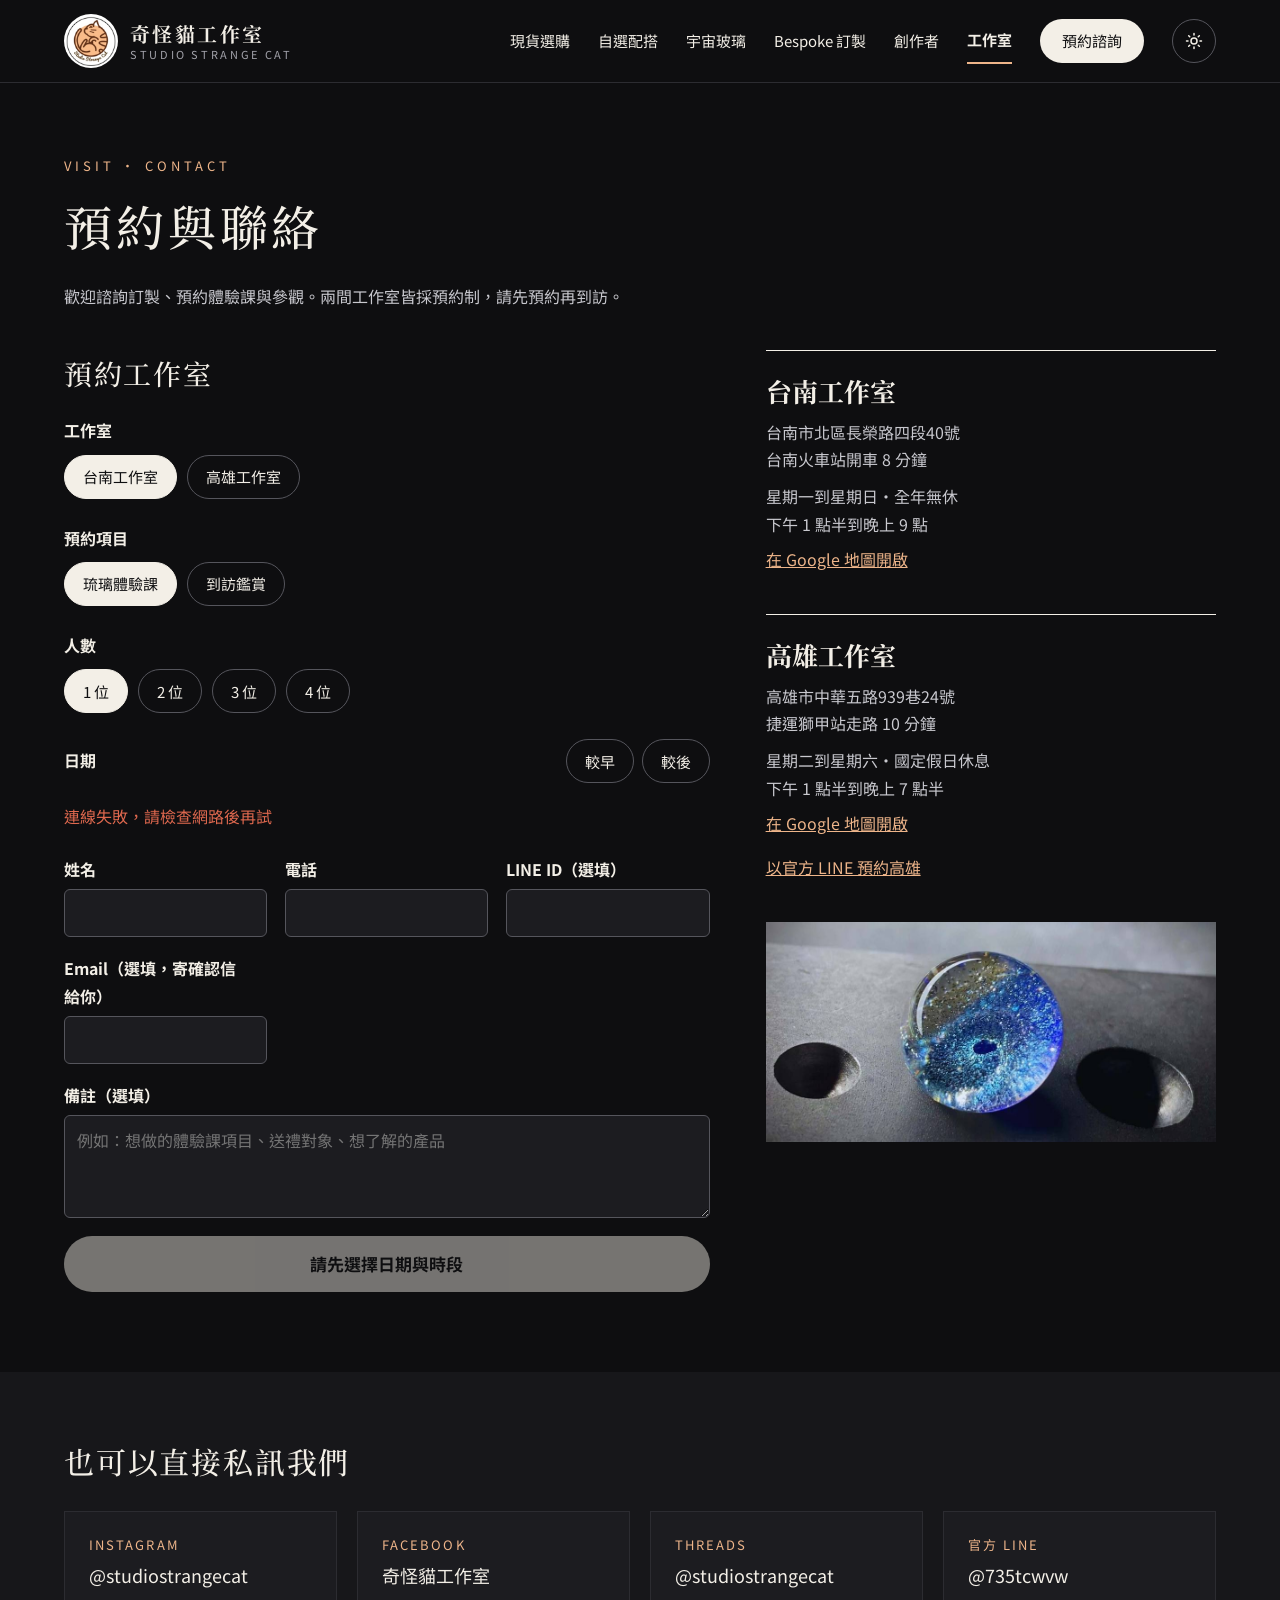
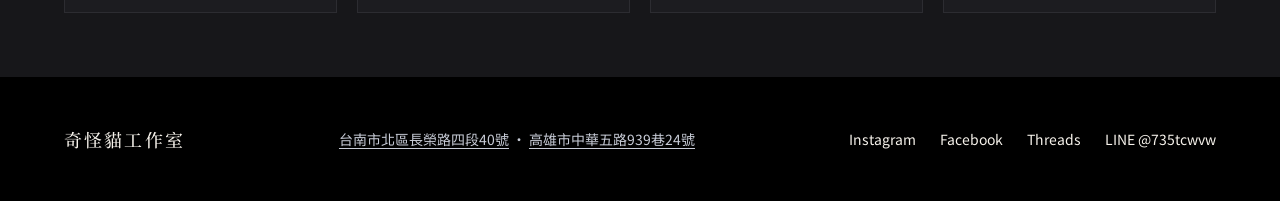
<file: visit.html>
<!doctype html>
<html lang="zh-Hant" data-theme="dark">
<head>
<meta charset="utf-8">
<meta name="viewport" content="width=device-width, initial-scale=1">
<title>預約體驗課與到訪｜台南・高雄琉璃工作室｜奇怪貓工作室</title>
<meta name="description" content="線上預約奇怪貓工作室的琉璃體驗課或到訪鑑賞：台南市北區長榮路四段40號（每日 13:30–21:00）、高雄市中華五路939巷24號（週二至週六 13:30–19:30）。">
<link rel="canonical" href="https://fiveathree.github.io/strangecatstudio/visit.html">
<meta property="og:type" content="website">
<meta property="og:site_name" content="奇怪貓工作室 Studio Strange Cat">
<meta property="og:locale" content="zh_TW">
<meta property="og:title" content="預約體驗課與到訪｜台南・高雄琉璃工作室｜奇怪貓工作室">
<meta property="og:description" content="線上預約奇怪貓工作室的琉璃體驗課或到訪鑑賞：台南市北區長榮路四段40號（每日 13:30–21:00）、高雄市中華五路939巷24號（週二至週六 13:30–19:30）。">
<meta property="og:url" content="https://fiveathree.github.io/strangecatstudio/visit.html">
<meta property="og:image" content="https://fiveathree.github.io/strangecatstudio/assets/studiocat.jpg">
<meta name="twitter:card" content="summary_large_image">
<link rel="icon" href="favicon.ico" sizes="48x48">
<link rel="icon" type="image/png" sizes="32x32" href="assets/favicon-32.png">
<link rel="icon" type="image/png" sizes="192x192" href="assets/icon-192.png">
<link rel="apple-touch-icon" href="assets/apple-touch-icon.png">
<link rel="manifest" href="site.webmanifest">
<meta name="theme-color" content="#0E0E10">
<script>try{if(localStorage.getItem('ssc-theme')==='light')document.documentElement.removeAttribute('data-theme')}catch(e){}</script>
<link rel="preload" href="assets/fonts/sans-regular.woff" as="font" type="font/woff" crossorigin>
<link rel="stylesheet" href="css/site.css">
</head>
<body>
<div style="background: var(--bg); color: var(--ink); font-family: 'SSC Sans', 'Noto Sans TC', sans-serif; font-size: 16px; line-height: 1.7">

<header class="site-header" style="display: flex; flex-wrap: wrap; align-items: center; justify-content: space-between; gap: 12px 32px; padding: 14px 5%; border-bottom: 1px solid var(--line)">
<a href="index.html" style="display: flex; align-items: center; gap: 12px; text-decoration: none; color: var(--ink)">
<img src="assets/logo.png" alt="" style="width: 54px; height: 54px; border-radius: 50%; object-fit: cover">
<span style="display: flex; flex-direction: column; line-height: 1.3">
<span style="font-family: 'SSC Serif', 'Noto Serif TC', serif; font-size: 20px; font-weight: 700; letter-spacing: 0.12em">奇怪貓工作室</span>
<span style="font-size: 11px; letter-spacing: 0.24em; color: var(--muted)">STUDIO STRANGE CAT</span>
</span>
</a>
<nav aria-label="主選單" style="display: flex; flex-wrap: wrap; align-items: center; gap: 4px 28px; font-size: 15px">
<a href="shop.html" style="display: inline-flex; align-items: center; min-height: 44px; text-decoration: none; color: var(--ink)">現貨選購</a>
<a href="build.html" style="display: inline-flex; align-items: center; min-height: 44px; text-decoration: none; color: var(--ink)">自選配搭</a>
<a href="series.html" style="display: inline-flex; align-items: center; min-height: 44px; text-decoration: none; color: var(--ink)">宇宙玻璃</a>
<a href="process.html" style="display: inline-flex; align-items: center; min-height: 44px; text-decoration: none; color: var(--ink)">Bespoke 訂製</a>
<a href="about.html" style="display: inline-flex; align-items: center; min-height: 44px; text-decoration: none; color: var(--ink)">創作者</a>
<a href="visit.html" style="display: inline-flex; align-items: center; min-height: 44px; text-decoration: none; color: var(--ink); font-weight: 700; border-bottom: 2px solid var(--accent)">工作室</a>
<a href="visit.html" style="display: inline-flex; align-items: center; min-height: 44px; padding: 0 22px; background: var(--ink); color: var(--on-ink); text-decoration: none; border-radius: 999px; font-weight: 500">預約諮詢</a>
<button type="button" class="theme-toggle" aria-pressed="false" aria-label="切換至黑色版本" title="切換至黑色版本"><svg class="icon-moon" aria-hidden="true" width="18" height="18" viewBox="0 0 24 24" fill="none" stroke="currentColor" stroke-width="2" stroke-linecap="round" stroke-linejoin="round"><path d="M21 12.8A9 9 0 1 1 11.2 3a7 7 0 0 0 9.8 9.8z"></path></svg><svg class="icon-sun" aria-hidden="true" width="18" height="18" viewBox="0 0 24 24" fill="none" stroke="currentColor" stroke-width="2" stroke-linecap="round" stroke-linejoin="round"><circle cx="12" cy="12" r="4"></circle><path d="M12 2v2M12 20v2M4.9 4.9l1.4 1.4M17.7 17.7l1.4 1.4M2 12h2M20 12h2M4.9 19.1l1.4-1.4M17.7 6.3l1.4-1.4"></path></svg></button>
</nav>
</header>

<section style="padding: 72px 5% 40px; max-width: 1280px; margin: 0 auto; box-sizing: content-box">
<div style="font-size: 13px; letter-spacing: 0.3em; color: var(--accent)">VISIT ・ CONTACT</div>
<h1 style="margin: 8px 0 16px; font-family: 'SSC Serif', 'Noto Serif TC', serif; font-weight: 500; font-size: 48px; letter-spacing: 0.08em">預約與聯絡</h1>
<p style="margin: 0; max-width: 620px; color: var(--soft)">歡迎諮詢訂製、預約體驗課與參觀。兩間工作室皆採預約制，請先預約再到訪。</p>
</section>

<section style="padding: 0 5% 80px; max-width: 1280px; margin: 0 auto; box-sizing: content-box; display: flex; flex-wrap: wrap; gap: 56px">

<div id="booking" class="booking">
<h2 class="h-serif" style="font-size: 28px; margin: 0 0 20px">預約工作室</h2>
<div id="booking-app" class="bk" hidden></div>
<div id="booking-fallback">
<p style="margin: 0 0 20px; color: var(--soft)">台南工作室可在下方選擇日期與時段，預約琉璃體驗課或到訪；高雄工作室請以官方 LINE 預約。<span class="nw">送出後請加入官方 LINE，</span><span class="nw">並提供匯款帳號末五碼。</span></p>
<div id="calendly" data-url="https://calendly.com/strangecatshop/tn-2026"></div>
<a href="https://calendly.com/strangecatshop/tn-2026" style="display: inline-flex; align-items: center; min-height: 44px; font-weight: 500">行事曆沒有出現？改在 Calendly 開啟</a>
</div>
</div>

<div style="flex: 2 1 340px; min-width: 0; display: flex; flex-direction: column; gap: 32px">
<div style="border-top: 1px solid var(--ink); padding-top: 18px">
<h2 style="margin: 0 0 6px; font-family: 'SSC Serif', 'Noto Serif TC', serif; font-size: 26px; font-weight: 700">台南工作室</h2>
<div style="color: var(--soft)">台南市北區長榮路四段40號<br>台南火車站開車 8 分鐘</div>
<div style="margin-top: 10px; color: var(--soft)">星期一到星期日・全年無休<br>下午 1 點半到晚上 9 點</div>
<a href="https://www.google.com/maps/search/?api=1&amp;query=台南市北區長榮路四段40號" style="display: inline-flex; align-items: center; min-height: 44px; font-weight: 500">在 Google 地圖開啟</a>
</div>
<div style="border-top: 1px solid var(--ink); padding-top: 18px">
<h2 style="margin: 0 0 6px; font-family: 'SSC Serif', 'Noto Serif TC', serif; font-size: 26px; font-weight: 700">高雄工作室</h2>
<div style="color: var(--soft)">高雄市中華五路939巷24號<br>捷運獅甲站走路 10 分鐘</div>
<div style="margin-top: 10px; color: var(--soft)">星期二到星期六・國定假日休息<br>下午 1 點半到晚上 7 點半</div>
<a href="https://www.google.com/maps/search/?api=1&amp;query=高雄市中華五路939巷24號" style="display: inline-flex; align-items: center; min-height: 44px; font-weight: 500">在 Google 地圖開啟</a><br>
<a href="https://lin.ee/9DuIwy4" style="display: inline-flex; align-items: center; min-height: 44px; font-weight: 500">以官方 LINE 預約高雄</a>
</div>
<img src="assets/bluemarble.jpg" alt="石墨模具上的藍色琉璃圓珠" style="width: 100%; height: 220px; object-fit: cover">
</div>
</section>

<section style="background: var(--bg-alt); padding: 64px 5%">
<div style="max-width: 1280px; margin: 0 auto">
<h2 style="margin: 0 0 24px; font-family: 'SSC Serif', 'Noto Serif TC', serif; font-weight: 500; font-size: 30px; letter-spacing: 0.06em">也可以直接私訊我們</h2>
<div style="display: grid; grid-template-columns: repeat(auto-fit, minmax(240px, 1fr)); gap: 20px">
<a href="https://www.instagram.com/studiostrangecat/" style="display: flex; flex-direction: column; gap: 4px; padding: 22px 24px; background: var(--card); border: 1px solid var(--line); text-decoration: none; color: var(--ink)"><span style="font-size: 13px; letter-spacing: 0.16em; color: var(--accent)">INSTAGRAM</span><span style="font-size: 18px; font-weight: 500">@studiostrangecat</span></a>
<a href="https://www.facebook.com/studiostrangecat" style="display: flex; flex-direction: column; gap: 4px; padding: 22px 24px; background: var(--card); border: 1px solid var(--line); text-decoration: none; color: var(--ink)"><span style="font-size: 13px; letter-spacing: 0.16em; color: var(--accent)">FACEBOOK</span><span style="font-size: 18px; font-weight: 500">奇怪貓工作室</span></a>
<a href="https://www.threads.com/@studiostrangecat" style="display: flex; flex-direction: column; gap: 4px; padding: 22px 24px; background: var(--card); border: 1px solid var(--line); text-decoration: none; color: var(--ink)"><span style="font-size: 13px; letter-spacing: 0.16em; color: var(--accent)">THREADS</span><span style="font-size: 18px; font-weight: 500">@studiostrangecat</span></a>
<a href="https://lin.ee/9DuIwy4" style="display: flex; flex-direction: column; gap: 4px; padding: 22px 24px; background: var(--card); border: 1px solid var(--line); text-decoration: none; color: var(--ink)"><span style="font-size: 13px; letter-spacing: 0.16em; color: var(--accent)">官方 LINE</span><span style="font-size: 18px; font-weight: 500">@735tcwvw</span></a>
</div>
</div>
</section>

<footer style="background: var(--night); color: #C9CDD8; padding: 40px 5%">
<div style="max-width: 1280px; margin: 0 auto; display: flex; flex-wrap: wrap; gap: 16px 40px; align-items: center; justify-content: space-between; font-size: 14px">
<span style="font-family: 'SSC Serif', 'Noto Serif TC', serif; font-size: 18px; letter-spacing: 0.12em; color: #F6F2EB">奇怪貓工作室</span>
<span class="footer-addr"><a href="https://www.google.com/maps/search/?api=1&amp;query=台南市北區長榮路四段40號">台南市北區長榮路四段40號</a><span class="sep"> ・ </span><a href="https://www.google.com/maps/search/?api=1&amp;query=高雄市中華五路939巷24號">高雄市中華五路939巷24號</a></span>
<span style="display: flex; flex-wrap: wrap; gap: 4px 24px">
<a href="https://www.instagram.com/studiostrangecat/" style="display: inline-flex; align-items: center; min-height: 44px; color: #F6F2EB; text-decoration: none">Instagram</a>
<a href="https://www.facebook.com/studiostrangecat" style="display: inline-flex; align-items: center; min-height: 44px; color: #F6F2EB; text-decoration: none">Facebook</a>
<a href="https://www.threads.com/@studiostrangecat" style="display: inline-flex; align-items: center; min-height: 44px; color: #F6F2EB; text-decoration: none">Threads</a>
<a href="https://lin.ee/9DuIwy4" style="display: inline-flex; align-items: center; min-height: 44px; color: #F6F2EB; text-decoration: none">LINE @735tcwvw</a>
</span>
</div>
</footer>

</div>
<script src="js/config.js"></script>
<script src="js/site.js"></script>
<script src="js/booking.js"></script>
</body>
</html>
</file>
<file: css/site.css>
/* 奇怪貓工作室 — theme tokens and page basics.
   Layout lives inline in each page; colours come from these variables
   so the light and black versions share one set of markup. */

/* Noto Sans TC / Noto Serif TC (Google, SIL Open Font License), cut down to
   the characters this site uses. Rebuild with tools/build_fonts.py after
   changing text. Named SSC Sans / SSC Serif so Google's full Noto can follow
   them in each font stack for characters the subset lacks (see sscNoto in shop.js). */
@font-face { font-family: 'SSC Sans'; font-weight: 100 500; font-display: swap; src: url('../assets/fonts/sans-regular.woff') format('woff'); }
@font-face { font-family: 'SSC Sans'; font-weight: 600 900; font-display: swap; src: url('../assets/fonts/sans-bold.woff') format('woff'); }
@font-face { font-family: 'SSC Serif'; font-weight: 100 500; font-display: swap; src: url('../assets/fonts/serif-medium.woff') format('woff'); }
@font-face { font-family: 'SSC Serif'; font-weight: 600 900; font-display: swap; src: url('../assets/fonts/serif-bold.woff') format('woff'); }

:root {
  --bg: #F6F2EB;
  --bg-alt: #ECE5DA;
  --card: #FFFFFF;
  --ink: #141B2D;
  --on-ink: #F6F2EB;
  --soft: #454957;
  --muted: #5B5F6B;
  --line: #DDD5C8;
  --line2: #B9AE9C;
  --accent: #5E3418;
  --accent-bg: #5E3418;
  --night: #0E1424;
  color-scheme: light;
}

:root[data-theme="dark"] {
  --bg: #0E0E10;
  --bg-alt: #17171A;
  --card: #1C1C20;
  --ink: #F3EFE7;
  --on-ink: #0E0E10;
  --soft: #C9C9CF;
  --muted: #A3A3AB;
  --line: #2C2C31;
  --line2: #55555C;
  --accent: #EEB58A;
  --accent-bg: #3A2110;
  --night: #000000;
  color-scheme: dark;
}

/* `hidden` must win even over rules that set display (flex bars, grids). */
[hidden] { display: none !important; }

html { scroll-behavior: smooth; }
/* Line breaking for Chinese copy: avoid a lone character or punctuation mark
   on the last line, and keep short labels in one piece. */
body { text-wrap: pretty; line-break: strict; overflow-wrap: break-word; }
h1, h2, h3, .h-serif, .stone-name, .occasion-title { text-wrap: balance; }
.nw, .badge, .chip, .p-price, .stone-link, nav a { white-space: nowrap; }
.clause { display: inline-block; }
body { margin: 0; background: var(--bg); }
img { max-width: 100%; }

a { color: var(--accent); }
a:hover { color: var(--ink); }
a:focus-visible, button:focus-visible, input:focus-visible, select:focus-visible, textarea:focus-visible {
  outline: 2px solid var(--accent);
  outline-offset: 2px;
}

input, select, textarea, button { font-family: inherit; }
input, select, textarea { background: var(--card); color: var(--ink); }
button { cursor: pointer; }

/* Light / black switch in the header: icon only */
.theme-toggle {
  display: inline-flex;
  align-items: center;
  justify-content: center;
  width: 44px;
  height: 44px;
  padding: 0;
  background: transparent;
  color: var(--ink);
  border: 1px solid var(--line2);
  border-radius: 50%;
}
.theme-toggle:hover { border-color: var(--ink); }
.theme-toggle .icon-sun { display: none; }
:root[data-theme="dark"] .theme-toggle .icon-sun { display: block; }
:root[data-theme="dark"] .theme-toggle .icon-moon { display: none; }

/* Menu bar. Stays frozen at the top of every page. On the homepage it
   starts out transparent, laid over the film, and turns solid once the
   visitor has scrolled past the film. */
.site-header {
  position: sticky;
  top: 0;
  z-index: 20;
  background: var(--bg);
  transition: background-color 0.3s ease, border-color 0.3s ease;
}
.home .site-header {
  position: fixed;
  left: 0;
  right: 0;
}
.home .site-header:not(.is-solid) {
  /* Re-point the colour tokens so the same markup reads on top of the film. */
  --ink: #F6F2EB;
  --on-ink: #0E0E10;
  --muted: #D5D8E0;
  --line: transparent;
  --line2: rgba(246, 242, 235, 0.45);
  background: transparent;
}

/* Homepage opening: the film fills the whole screen. */
.hero {
  position: relative;
  display: flex;
  align-items: flex-end;
  height: 100vh;
  height: 100svh;
  min-height: 560px;
  overflow: hidden;
  background: #000000;
  color: #F6F2EB;
}
.hero-video {
  position: absolute;
  inset: 0;
  width: 100%;
  height: 100%;
  object-fit: cover;
}
.hero-scrim {
  position: absolute;
  inset: 0;
  background: linear-gradient(180deg, rgba(0, 0, 0, 0.55) 0%, rgba(0, 0, 0, 0) 22%),
              linear-gradient(90deg, rgba(0, 0, 0, 0.7) 0%, rgba(0, 0, 0, 0.3) 45%, rgba(0, 0, 0, 0) 75%),
              linear-gradient(0deg, rgba(0, 0, 0, 0.6) 0%, rgba(0, 0, 0, 0) 40%);
}
.hero-copy {
  position: relative;
  box-sizing: border-box;
  width: 100%;
  max-width: 760px;
  padding: 120px 5% 80px;
  display: flex;
  flex-direction: column;
  gap: 28px;
}

/* Product options */
.opt {
  background: var(--card);
  color: var(--ink);
  border: 1px solid var(--line2);
}
.opt[aria-pressed="true"] {
  background: var(--ink);
  color: var(--on-ink);
  border-color: var(--ink);
}
.swatch {
  border: 2px solid var(--bg);
  box-shadow: 0 0 0 2px var(--line2);
}
.swatch[aria-pressed="true"] { box-shadow: 0 0 0 2px var(--ink); }

/* ---- Shared building blocks for the shop and builder pages ---- */
.wrap { box-sizing: content-box; max-width: 1280px; margin: 0 auto; padding-left: 5%; padding-right: 5%; }
.eyebrow { font-size: 13px; letter-spacing: 0.3em; color: var(--accent); }
.h-serif { font-family: 'SSC Serif', 'Noto Serif TC', serif; font-weight: 500; letter-spacing: 0.06em; }
.badge {
  display: inline-block;
  padding: 2px 10px;
  border: 1px solid var(--line2);
  border-radius: 999px;
  font-size: 12px;
  letter-spacing: 0.08em;
  color: var(--soft);
}
.badge-premium { border-color: var(--accent); color: var(--accent); }
/* Stand-in tile where a real photo is still to come */
.ph {
  display: flex;
  align-items: center;
  justify-content: center;
  width: 100%;
  background: var(--bg-alt);
  border: 1px dashed var(--line2);
  color: var(--muted);
  font-size: 14px;
  box-sizing: border-box;
}

/* Homepage: choose by stone */
.stone-grid { display: grid; grid-template-columns: repeat(auto-fit, minmax(280px, 1fr)); gap: 28px; }
.stone-card { display: flex; flex-direction: column; background: var(--card); border: 1px solid var(--line); color: var(--ink); text-decoration: none; }
.stone-card:hover { border-color: var(--ink); color: var(--ink); }
.stone-card img { width: 100%; height: 300px; object-fit: cover; display: block; }
.stone-card-premium { border-color: var(--accent); }
.stone-body { display: flex; flex-direction: column; align-items: flex-start; gap: 10px; padding: 24px 28px 28px; }
.stone-name { font-family: 'SSC Serif', 'Noto Serif TC', serif; font-size: 28px; font-weight: 700; }
.stone-note { color: var(--soft); }
.stone-link { color: var(--accent); font-weight: 500; text-decoration: underline; }

.occasion-grid { display: grid; grid-template-columns: repeat(auto-fit, minmax(240px, 1fr)); gap: 0 40px; }
.occasion { border-top: 1px solid var(--ink); padding: 24px 0; }
.occasion-title { font-family: 'SSC Serif', 'Noto Serif TC', serif; font-size: 24px; font-weight: 700; margin-bottom: 6px; }
.occasion-note { color: var(--soft); }

/* Filter chips and option tiles */
.chip-row { display: flex; flex-wrap: wrap; gap: 10px; }
.chip {
  min-height: 44px;
  padding: 0 18px;
  font-size: 15px;
  border-radius: 999px;
  background: transparent;
  color: var(--ink);
  border: 1px solid var(--line2);
}
.chip:hover { border-color: var(--ink); }
.chip[aria-pressed="true"] { background: var(--ink); color: var(--on-ink); border-color: var(--ink); }
.filter-title { display: block; font-weight: 700; margin-bottom: 10px; }

/* Shop listing */
.stone-tabs { display: flex; flex-wrap: wrap; gap: 10px; margin-top: 28px; }
.shop-layout { display: flex; flex-wrap: wrap; gap: 48px; align-items: flex-start; }
.shop-layout > aside { flex: 1 1 220px; max-width: 300px; }
.shop-layout > div { flex: 999 1 560px; min-width: 0; }
.filter-group { border-top: 1px solid var(--line); padding: 20px 0; }
.result-bar { display: flex; justify-content: space-between; color: var(--muted); font-size: 14px; margin-bottom: 20px; }
.p-grid { display: grid; grid-template-columns: repeat(auto-fill, minmax(220px, 1fr)); gap: 32px 24px; }
.p-card, .p-link { display: flex; flex-direction: column; gap: 6px; color: var(--ink); text-decoration: none; }
.p-card:hover, .p-link:hover { color: var(--ink); }
.p-card[hidden] { display: none; }
.p-card img, .p-card .ph { width: 100%; height: 260px; object-fit: cover; display: flex; margin-bottom: 8px; }
.p-card img { display: block; }
.p-meta { display: flex; align-items: center; gap: 10px; font-size: 13px; color: var(--muted); }
.p-name { font-weight: 500; font-size: 17px; }
.p-note { font-size: 14px; color: var(--soft); }
.p-price { color: var(--accent); }

/* Builder */
.steps-bar { scroll-margin-top: 110px; display: grid; grid-template-columns: repeat(3, minmax(0, 1fr)); border: 1px solid var(--line2); margin-bottom: 40px; }
.step-tab {
  display: flex;
  align-items: center;
  gap: 14px;
  min-height: 72px;
  padding: 10px 20px;
  text-align: left;
  font-size: 16px;
  line-height: 1.4;
  background: transparent;
  color: var(--ink);
  border: 0;
  border-right: 1px solid var(--line2);
}
.step-tab:last-child { border-right: 0; }
.step-tab small { color: var(--muted); font-size: 13px; }
.step-tab[aria-pressed="true"] { background: var(--ink); color: var(--on-ink); }
.step-tab[aria-pressed="true"] small { color: inherit; opacity: 0.75; }
.step-num { font-family: 'SSC Serif', 'Noto Serif TC', serif; font-size: 30px; }
.builder { display: flex; flex-wrap: wrap; gap: 48px; align-items: flex-start; }
.builder-main { flex: 999 1 560px; min-width: 0; }
.pick-grid { display: grid; grid-template-columns: repeat(auto-fill, minmax(180px, 1fr)); gap: 16px; }
.pick-grid[hidden] { display: none; }
.pick-grid-3 { grid-template-columns: repeat(auto-fit, minmax(200px, 1fr)); }
.pick {
  display: flex;
  flex-direction: column;
  gap: 4px;
  padding: 0 0 16px;
  text-align: left;
  font-size: 15px;
  background: var(--card);
  color: var(--ink);
  border: 1px solid var(--line);
  overflow: hidden;
}
.pick img { width: 100%; height: 160px; object-fit: cover; display: block; margin-bottom: 8px; }
.pick:not(:has(img)) { padding-top: 16px; }
.pick-name { padding: 0 16px; font-weight: 700; font-size: 16px; }
.pick-note { padding: 0 16px; font-size: 13px; color: var(--soft); }
.pick:hover { border-color: var(--line2); }
.pick[aria-pressed="true"] { border-color: var(--accent); box-shadow: 0 0 0 1px var(--accent); }
.sub-block { margin-top: 28px; }
.step-next {
  margin-top: 36px;
  min-height: 52px;
  padding: 0 28px;
  font-size: 16px;
  font-weight: 700;
  border: 0;
  border-radius: 999px;
  background: var(--ink);
  color: var(--on-ink);
}
.summary {
  flex: 1 1 280px;
  max-width: 360px;
  position: sticky;
  top: 110px;
  box-sizing: border-box;
  padding: 28px;
  background: var(--card);
  border: 1px solid var(--line);
}
.summary dl { margin: 0; display: grid; grid-template-columns: 64px minmax(0, 1fr); }
.summary dt, .summary dd { margin: 0; padding: 12px 0; border-top: 1px solid var(--line); }
.summary dt { color: var(--muted); }
.summary small { color: var(--muted); }
.summary-cta {
  display: flex;
  align-items: center;
  justify-content: center;
  min-height: 52px;
  margin-top: 20px;
  border-radius: 999px;
  background: var(--ink);
  color: var(--on-ink);
  font-weight: 700;
  text-decoration: none;
}
.summary-cta:hover { color: var(--on-ink); opacity: 0.9; }

/* Footer addresses (each opens Google Maps) */
.footer-addr a { color: inherit; text-decoration: underline; text-underline-offset: 3px; }
.footer-addr a:hover { color: #F6F2EB; }
.footer-addr-stack { display: flex; flex-direction: column; gap: 4px; }
.footer-addr-stack .sep { display: none; }

/* Workshop list */
.class-layout { display: flex; flex-wrap: wrap; gap: 48px; align-items: flex-start; }
.class-list { flex: 999 1 420px; min-width: 0; list-style: none; margin: 0; padding: 0; }
.class-list li { display: flex; justify-content: space-between; align-items: baseline; gap: 16px; padding: 16px 0; border-top: 1px solid var(--line2); font-size: 18px; }
.class-list li:last-child { border-bottom: 1px solid var(--line2); }
.class-list li span:last-child { color: var(--accent); }
.class-side { flex: 1 1 320px; max-width: 420px; background: var(--card); border: 1px solid var(--line); }

/* Price rows inside series cards */
.price-list { list-style: none; margin: 4px 0 0; padding: 0; }
.price-list li { display: flex; justify-content: space-between; align-items: baseline; gap: 16px; padding: 10px 0; border-top: 1px solid var(--line); }
.price-list li span:last-child { color: var(--accent); }
.price-list-night li { border-top-color: #2B3349; }
.price-list-night li span:last-child { color: #F6F2EB; }
.note-list { margin: 0; padding-left: 20px; max-width: 760px; color: var(--soft); display: flex; flex-direction: column; gap: 10px; }

/* Booking widget (js/booking.js) */
.bk { display: flex; flex-direction: column; gap: 26px; }
.bk-row { display: flex; justify-content: space-between; align-items: center; gap: 12px; }
.bk-row .filter-title { margin: 0; }
.bk-pager { display: flex; gap: 8px; }
.bk-dates { display: grid; grid-template-columns: repeat(7, minmax(0, 1fr)); gap: 8px; margin-top: 12px; }
.bk-date {
  display: flex; flex-direction: column; align-items: center; gap: 2px;
  min-height: 72px; padding: 8px 2px;
  background: var(--card); color: var(--ink);
  border: 1px solid var(--line2); border-radius: 8px;
}
.bk-date-week { font-size: 12px; color: var(--muted); }
.bk-date-day { font-size: 17px; font-weight: 700; }
.bk-date-note { font-size: 11px; min-height: 14px; color: var(--muted); }
.bk-date[aria-pressed="true"] { background: var(--ink); color: var(--on-ink); border-color: var(--ink); }
.bk-date[aria-pressed="true"] .bk-date-week { color: inherit; }
.bk-date:disabled, .bk-time:disabled { opacity: 0.4; cursor: not-allowed; }
.bk-form { display: grid; grid-template-columns: repeat(auto-fit, minmax(200px, 1fr)); gap: 18px; }
.bk-input { display: flex; flex-direction: column; gap: 6px; }
.bk-input label { font-weight: 700; }
.bk-input input, .bk-input textarea, .bk-pay input, .admin-bar input, .admin-bar select {
  min-height: 48px; padding: 0 12px; font-size: 16px; box-sizing: border-box;
  border: 1px solid var(--line2); border-radius: 6px;
}
.bk-input textarea { padding: 12px; line-height: 1.6; resize: vertical; }
.bk-input-wide, .bk-form .bk-error, .bk-submit { grid-column: 1 / -1; }
.bk-submit {
  min-height: 56px; padding: 0 28px; font-size: 17px; font-weight: 700;
  border: 0; border-radius: 999px; background: var(--ink); color: var(--on-ink);
}
.bk-submit:disabled { opacity: 0.45; cursor: not-allowed; }
.bk-hint { margin: 8px 0 0; color: var(--soft); font-size: 14px; }
.bk-error { margin: 8px 0 0; color: #E0694F; }
.bk-done { display: flex; flex-direction: column; gap: 10px; padding: 32px; background: var(--card); border: 1px solid var(--accent); }
.bk-done p { margin: 0; color: var(--soft); }
.bk-done-title { font-size: 28px; }
.bk-code strong { font-size: 24px; letter-spacing: 0.12em; color: var(--accent); }
.bk-pay { display: flex; flex-wrap: wrap; gap: 12px; margin-top: 8px; }
.bk-pay input { width: 140px; letter-spacing: 0.2em; }
.bk-pay .bk-submit { min-height: 48px; font-size: 16px; }
.bk-line-link { font-weight: 500; }
.bk-cal { align-self: flex-start; display: inline-flex; align-items: center; min-height: 48px; padding: 0 22px; border: 1px solid var(--ink); border-radius: 999px; color: var(--ink); text-decoration: none; font-weight: 500; margin-top: 6px; }
.admin-cal { display: inline-flex; align-items: center; text-decoration: none; }

/* Studio admin page */
.admin-bar { display: flex; flex-wrap: wrap; align-items: center; gap: 10px; margin-bottom: 20px; }
.admin-date { font-size: 22px; margin: 32px 0 10px; }
.admin-table { overflow-x: auto; border: 1px solid var(--line); }
.admin-table table { border-collapse: collapse; width: 100%; font-size: 14px; white-space: nowrap; }
.admin-table th, .admin-table td { padding: 10px 12px; text-align: left; border-bottom: 1px solid var(--line); }
.admin-table th { color: var(--muted); font-weight: 500; }
.admin-table tr.is-cancelled td { opacity: 0.45; text-decoration: line-through; }
.admin-table tr.is-cancelled td.admin-actions { opacity: 1; text-decoration: none; }
.admin-actions { display: flex; gap: 6px; }
.admin-actions .chip { min-height: 36px; padding: 0 14px; font-size: 14px; }
.admin-closures { list-style: none; padding: 0; display: flex; flex-direction: column; gap: 8px; }

/* Booking */
.booking { flex: 3 1 480px; min-width: 0; }
#calendly { min-width: 280px; height: 720px; border: 1px solid var(--line); background: var(--card); }

/* Maker page */
.about-hero { display: flex; flex-wrap: wrap; background: var(--night); color: #F6F2EB; }
.about-hero .eyebrow { color: #EEB58A; }
.about-hero p { color: #C9CDD8 !important; }
.about-photo { flex: 1 1 480px; min-height: 380px; position: relative; }
.about-photo img { position: absolute; inset: 0; width: 100%; height: 100%; object-fit: cover; }
.about-copy { flex: 1 1 420px; box-sizing: border-box; padding: 88px 5%; display: flex; flex-direction: column; gap: 20px; justify-content: center; }

@media (max-width: 640px) {
  h1 { font-size: 38px !important; }
  h2 { font-size: 28px !important; }
  /* On phones the headline sits over the picture, so darken from the bottom. */
  .hero-scrim { background: linear-gradient(180deg, rgba(0, 0, 0, 0.6) 0%, rgba(0, 0, 0, 0) 25%), linear-gradient(0deg, rgba(0, 0, 0, 0.88) 0%, rgba(0, 0, 0, 0.5) 55%, rgba(0, 0, 0, 0) 100%); }
  .hero-copy { padding: 96px 20px 48px; }
  /* Keep the frozen menu to two short rows: links scroll sideways instead of wrapping. */
  .site-header { padding: 8px 16px !important; gap: 0 !important; }
  .site-header img { width: 40px !important; height: 40px !important; }
  .site-header nav { flex-wrap: nowrap !important; gap: 0 20px !important; width: 100%; overflow-x: auto; white-space: nowrap; scrollbar-width: none; }
  .site-header nav::-webkit-scrollbar { display: none; }
  .site-header nav > * { flex-shrink: 0; }
  .summary { position: static; max-width: none; }
  .footer-addr { display: flex; flex-direction: column; gap: 6px; }
  .bk-dates { gap: 5px; }
  .bk-date { min-height: 64px; padding: 6px 0; border-radius: 6px; }
  .bk-date-day { font-size: 13px; }
  .bk-date-week, .bk-date-note { font-size: 10px; }
  .bk-done { padding: 22px; }
  /* Series cards: keep the name whole and let the price drop below it. */
  div:has(> h2 + span) { flex-wrap: wrap; }
  article h2 { white-space: nowrap; }
  .footer-addr .sep { display: none; }
  .class-side { max-width: none; }
  .class-list li { font-size: 16px; }
  .eyebrow, .hero-copy > div:first-child { letter-spacing: 0.18em !important; }
  .about-copy { padding: 56px 20px; }
  .about-copy h1 { font-size: 44px !important; }
  .shop-layout > aside { max-width: none; }
  .step-tab { flex-direction: column; align-items: flex-start; gap: 2px; padding: 10px 12px; font-size: 14px; }
  .step-num { font-size: 22px; }
}

@media (prefers-reduced-motion: reduce) {
  html { scroll-behavior: auto; }
}

/* ---- Admin: tabs and products ---- */
.admin-tabs { display: flex; gap: 8px; margin: 0 0 28px; padding-bottom: 16px; border-bottom: 1px solid var(--line); }
.admin-form { padding: 24px; margin: 0 0 28px; background: var(--card); border: 1px solid var(--line2); display: flex; flex-direction: column; gap: 18px; }
.admin-form select { min-height: 48px; padding: 0 12px; font-size: 16px; box-sizing: border-box; border: 1px solid var(--line2); border-radius: 6px; }
.admin-check { display: flex; align-items: center; gap: 10px; min-height: 48px; align-self: end; }
.admin-check input { width: 22px; height: 22px; }
.admin-photo { display: flex; flex-wrap: wrap; align-items: center; gap: 16px; }
.admin-photo img { width: 120px; height: 120px; object-fit: cover; }
.admin-photo input { font-size: 16px; max-width: 100%; }
.admin-danger { margin-left: auto; border-color: #E0694F; color: #E0694F; }
.admin-products { display: flex; flex-direction: column; }
.admin-product { display: flex; align-items: center; gap: 14px; padding: 12px 0; border-bottom: 1px solid var(--line); }
.admin-product.is-hidden .admin-thumb, .admin-product.is-hidden .admin-product-info { opacity: 0.5; }
.admin-thumb { flex: 0 0 64px; width: 64px; height: 64px; object-fit: cover; display: flex; align-items: center; justify-content: center; text-align: center; font-size: 11px; color: var(--muted); background: var(--card); }
.admin-product-info { flex: 1 1 auto; min-width: 0; display: flex; flex-direction: column; font-size: 14px; color: var(--soft); }
.admin-product-info strong { font-size: 16px; color: var(--ink); font-weight: 500; }
.admin-flag { color: #E0694F; }
/* ---- Shop: sold-out cards ---- */
.p-card.is-soldout img, .p-card.is-soldout .ph { opacity: 0.45; }
.badge-soldout { border-color: var(--muted); color: var(--muted); }

/* ---- Shop: cart ---- */
.p-buy { margin-top: 8px; min-height: 44px; border: 1px solid var(--ink); border-radius: 999px; background: transparent; color: var(--ink); font: inherit; font-weight: 500; cursor: pointer; }
.p-buy:hover { background: var(--ink); color: var(--on-ink); }
.cart-pill { position: fixed; right: 20px; bottom: 20px; z-index: 30; display: inline-flex; align-items: center; gap: 10px; min-height: 52px; padding: 0 24px; border-radius: 999px; background: var(--accent); color: #14110D; font-weight: 700; text-decoration: none; box-shadow: 0 6px 24px rgba(0, 0, 0, 0.35); }
.cart-pill:hover { color: #14110D; }
.cart-pill span { display: inline-flex; align-items: center; justify-content: center; min-width: 26px; height: 26px; padding: 0 6px; border-radius: 999px; background: #14110D; color: #fff; font-size: 14px; }
.cart-items { display: flex; flex-direction: column; border-top: 1px solid var(--line); }
.cart-item { display: grid; grid-template-columns: 72px 1fr auto; gap: 6px 14px; align-items: center; padding: 14px 0; border-bottom: 1px solid var(--line); }
.cart-item img, .cart-item .ph { width: 72px; height: 72px; object-fit: cover; grid-row: span 2; font-size: 10px; }
.cart-item-name { font-weight: 500; }
.cart-item-price { color: var(--accent); white-space: nowrap; text-align: right; }
.cart-item-problem { grid-column: 2 / -1; color: #E0694F; font-size: 14px; }
.cart-qty { display: inline-flex; align-items: center; gap: 4px; }
.cart-qty button { width: 40px; height: 40px; border: 1px solid var(--line2); border-radius: 50%; background: transparent; color: var(--ink); font-size: 18px; cursor: pointer; }
.cart-qty output { min-width: 28px; text-align: center; }
.cart-remove { justify-self: end; border: 0; background: none; color: var(--muted); font: inherit; font-size: 14px; text-decoration: underline; cursor: pointer; min-height: 40px; }
.cart-total { margin: 0; display: flex; flex-direction: column; gap: 6px; }
.cart-total div { display: flex; justify-content: space-between; color: var(--soft); }
.cart-total dd { margin: 0; }
.cart-total .cart-grand { padding-top: 10px; border-top: 1px solid var(--line); color: var(--ink); font-size: 20px; font-weight: 700; }
.cart-lines { margin: 0; padding: 0; list-style: none; color: var(--soft); }
/* ---- Admin: orders and customers ---- */
.admin-tabs { flex-wrap: wrap; }
.admin-order { padding: 16px 0; border-bottom: 1px solid var(--line); display: flex; flex-direction: column; gap: 8px; font-size: 14px; color: var(--soft); }
.admin-order.is-cancelled { opacity: 0.5; }
.admin-order-head { display: flex; flex-wrap: wrap; align-items: baseline; gap: 6px 14px; }
.admin-order-head strong { font-size: 16px; color: var(--ink); letter-spacing: 0.06em; }
.admin-order-head .badge-premium { margin-left: auto; }
.admin-order ul { margin: 0; padding-left: 18px; }
.admin-order .admin-bar { margin: 4px 0 0; }
.admin-order .admin-bar input { min-height: 40px; flex: 1 1 160px; }
.admin-order .chip { min-height: 40px; padding: 0 16px; font-size: 14px; }
.admin-customer { cursor: pointer; }
.admin-detail { padding: 20px; margin: 0 0 24px; background: var(--card); border: 1px solid var(--line2); display: flex; flex-direction: column; gap: 12px; font-size: 14px; color: var(--soft); }
.admin-detail textarea { min-height: 80px; padding: 12px; font: inherit; font-size: 16px; border: 1px solid var(--line2); border-radius: 6px; }
.admin-detail ul { margin: 0; padding-left: 18px; }

/* ---- Admin: customers, points and report ---- */
.admin-tag { margin-left: 8px; font-weight: 400; vertical-align: middle; }
.admin-detail .bk-form { color: var(--ink); }
.admin-tiles { display: grid; grid-template-columns: repeat(auto-fill, minmax(150px, 1fr)); gap: 12px; }
.admin-tile { display: flex; flex-direction: column; gap: 4px; padding: 16px; background: var(--card); border: 1px solid var(--line); font-size: 13px; color: var(--muted); }
.admin-tile strong { font-size: 22px; font-weight: 500; color: var(--ink); }
.cart-points { padding: 16px; border: 1px solid var(--line2); display: flex; flex-direction: column; gap: 10px; }
.cart-points .bk-pay { margin: 0; }
.cart-check { display: flex; align-items: flex-start; gap: 10px; color: var(--soft); font-size: 14px; }
.cart-check input { width: 20px; height: 20px; flex: 0 0 auto; margin-top: 2px; }

/* ---- Admin: side menu layout ---- */
.admin-body { margin: 0; background: var(--bg); color: var(--ink); font-family: 'SSC Sans', 'Noto Sans TC', sans-serif; font-size: 15px; line-height: 1.7; }
.admin-login { max-width: 360px; margin: 12vh auto 0; padding: 36px 28px; display: flex; flex-direction: column; gap: 12px; background: var(--card); border: 1px solid var(--line2); }
.admin-login img { border-radius: 50%; align-self: center; }
.admin-login .eyebrow, .admin-login h1 { text-align: center; margin: 0; }
.admin-login h1 { font-size: 28px; margin-bottom: 12px; }
.admin-login label { font-weight: 700; }
.admin-login input { min-height: 48px; padding: 0 12px; font-size: 16px; border: 1px solid var(--line2); border-radius: 6px; }
.admin-shell { display: grid; grid-template-columns: 232px minmax(0, 1fr); min-height: 100vh; }
.admin-shell[hidden] { display: none; }
.admin-side { position: sticky; top: 0; height: 100vh; overflow-y: auto; box-sizing: border-box; display: flex; flex-direction: column; padding: 20px 12px; background: var(--card); border-right: 1px solid var(--line); }
.admin-brand { display: flex; align-items: center; gap: 12px; padding: 0 10px 18px; margin-bottom: 8px; border-bottom: 1px solid var(--line); color: var(--ink); text-decoration: none; }
.admin-brand img { border-radius: 50%; }
.admin-brand span { display: flex; flex-direction: column; line-height: 1.35; }
.admin-brand strong { font-family: 'SSC Serif', 'Noto Serif TC', serif; letter-spacing: 0.08em; }
.admin-brand small { font-size: 12px; color: var(--muted); letter-spacing: 0.2em; }
.admin-side nav { display: flex; flex-direction: column; gap: 2px; }
.admin-nav-group { padding: 16px 12px 4px; font-size: 12px; letter-spacing: 0.2em; color: var(--muted); }
.admin-nav { display: flex; align-items: center; justify-content: space-between; gap: 8px; width: 100%; min-height: 42px; padding: 0 12px; border: 0; border-radius: 8px; background: transparent; color: var(--soft); font: inherit; text-align: left; cursor: pointer; }
.admin-nav:hover { color: var(--ink); background: var(--bg); }
.admin-nav[aria-pressed="true"] { background: var(--ink); color: var(--on-ink); font-weight: 500; }
.admin-count { min-width: 22px; padding: 0 6px; border-radius: 999px; background: var(--accent); color: #14110D; font-size: 12px; font-weight: 700; text-align: center; line-height: 22px; }
.admin-side-foot { margin-top: auto; padding-top: 16px; border-top: 1px solid var(--line); display: flex; flex-direction: column; gap: 2px; }
.admin-main { min-width: 0; padding: 0 36px 80px; }
.admin-top { position: sticky; top: 0; z-index: 5; display: flex; flex-wrap: wrap; align-items: baseline; gap: 4px 20px; padding: 22px 0 16px; margin-bottom: 24px; background: var(--bg); border-bottom: 1px solid var(--line); }
.admin-top h1 { margin: 0; font-size: 28px; }
.admin-top-note { color: var(--muted); font-size: 14px; }
.admin-menu { display: none; }
.admin-h2 { margin: 0 0 10px; font-family: 'SSC Serif', 'Noto Serif TC', serif; font-size: 20px; font-weight: 500; letter-spacing: 0.06em; }
.admin-group { display: flex; align-items: baseline; gap: 12px; margin: 28px 0 0; padding-bottom: 8px; border-bottom: 1px solid var(--line2); }
.admin-group span { font-family: 'SSC Sans', 'Noto Sans TC', sans-serif; font-size: 13px; color: var(--muted); letter-spacing: 0; }
.admin-cols { display: grid; grid-template-columns: repeat(auto-fit, minmax(260px, 1fr)); gap: 28px; margin-top: 32px; }
.admin-cols-2 { margin-top: 0; }
.admin-plain { display: flex; flex-direction: column; font-size: 14px; color: var(--soft); }
.admin-plain div { padding: 10px 0; border-bottom: 1px solid var(--line); }
.admin-plain p { margin: 0; color: var(--muted); }
button.admin-tile { font: inherit; text-align: left; cursor: pointer; }
button.admin-tile:hover { border-color: var(--ink); }
.admin-tile.is-on { border-color: var(--accent); }
.admin-tile.is-on strong { color: var(--accent); }
.admin-product-price { flex: 0 0 110px; text-align: right; color: var(--accent); white-space: nowrap; }
.admin-product-state { flex: 0 0 120px; font-size: 14px; color: var(--soft); white-space: nowrap; }
.admin-cats { display: flex; flex-direction: column; }
.admin-cat { display: flex; align-items: center; gap: 8px; padding: 8px 0; border-bottom: 1px solid var(--line); font-size: 14px; color: var(--muted); }
.admin-cat input { flex: 1 1 120px; min-width: 0; min-height: 40px; padding: 0 10px; font-size: 16px; border: 1px solid var(--line2); border-radius: 6px; }
.admin-cat span { flex: 0 0 44px; white-space: nowrap; }
.admin-cat .chip { min-height: 40px; padding: 0 12px; font-size: 14px; }
.admin-cat .admin-danger { margin-left: 0; }
.admin-icon { width: 40px; padding: 0 !important; justify-content: center; }
.chip:disabled { opacity: 0.35; cursor: not-allowed; }
.admin-main .admin-tabs { display: none; }
@media (max-width: 860px) {
  .admin-shell { display: block; }
  .admin-side { position: fixed; z-index: 20; left: 0; top: 0; width: 248px; transform: translateX(-100%); transition: transform 0.2s; box-shadow: 8px 0 32px rgba(0, 0, 0, 0.4); }
  .admin-side.is-open { transform: none; }
  .admin-main { padding: 0 16px 64px; }
  .admin-top { align-items: center; padding: 12px 0; }
  .admin-top h1 { font-size: 22px; }
  .admin-top-note { flex-basis: 100%; }
  .admin-menu { display: inline-flex; flex-direction: column; justify-content: center; gap: 5px; width: 44px; height: 44px; padding: 0 11px; border: 1px solid var(--line2); border-radius: 8px; background: transparent; cursor: pointer; }
  .admin-menu span { height: 2px; background: var(--ink); }
  .admin-product { flex-wrap: wrap; }
  .admin-product-price, .admin-product-state { flex: 0 0 auto; text-align: left; order: 5; }
  .admin-product-price { margin-left: 78px; }
  .admin-cat { flex-wrap: wrap; }
  .admin-cat input { flex-basis: 100%; }
}
@media (prefers-reduced-motion: reduce) { .admin-side { transition: none; } }

/* ---- Admin: accounts, promos, product extras ---- */
.admin-who { padding: 0 12px 10px; font-size: 13px; color: var(--muted); }
.admin-options { display: flex; flex-direction: column; gap: 8px; }
.admin-option { display: grid; grid-template-columns: minmax(110px, 1fr) 3fr; gap: 8px; }
.admin-gallery-item { display: inline-flex; flex-direction: column; align-items: center; }
.admin-gallery-item img { width: 88px; height: 88px; }
.admin-table td { white-space: normal; }
.admin-table td.admin-actions { white-space: nowrap; }
#au-list td:last-child { max-width: 460px; word-break: break-all; color: var(--muted); font-size: 13px; }
[data-owner][hidden] { display: none; }

/* ---- Product page ---- */
.item { display: grid; grid-template-columns: minmax(0, 1.1fr) minmax(0, 1fr); gap: 48px; margin-top: 16px; align-items: start; }
.item-photos img#item-photo, .item-photos .ph { width: 100%; aspect-ratio: 1; object-fit: cover; display: block; }
.item-photos .ph { display: flex; }
.item-thumbs { display: flex; flex-wrap: wrap; gap: 8px; margin-top: 10px; }
.item-thumb { padding: 0; border: 2px solid transparent; background: none; cursor: pointer; }
.item-thumb[aria-pressed="true"] { border-color: var(--accent); }
.item-thumb img { width: 72px; height: 72px; object-fit: cover; display: block; }
.item-info { display: flex; flex-direction: column; gap: 14px; }
.item-info h1 { font-size: 34px; margin: 0; }
.item-price { margin: 0; font-size: 24px; color: var(--accent); }
.item-was { margin-left: 10px; font-size: 0.75em; color: var(--muted); }
.item-ask { display: inline-flex; align-items: center; justify-content: center; text-decoration: none; }
.item-ask:hover { color: var(--on-ink); }
.item-desc { margin: 8px 0 0; padding-top: 20px; border-top: 1px solid var(--line); color: var(--soft); white-space: pre-line; }
@media (max-width: 760px) { .item { grid-template-columns: 1fr; gap: 24px; } .item-info h1 { font-size: 28px; } }
</file>
